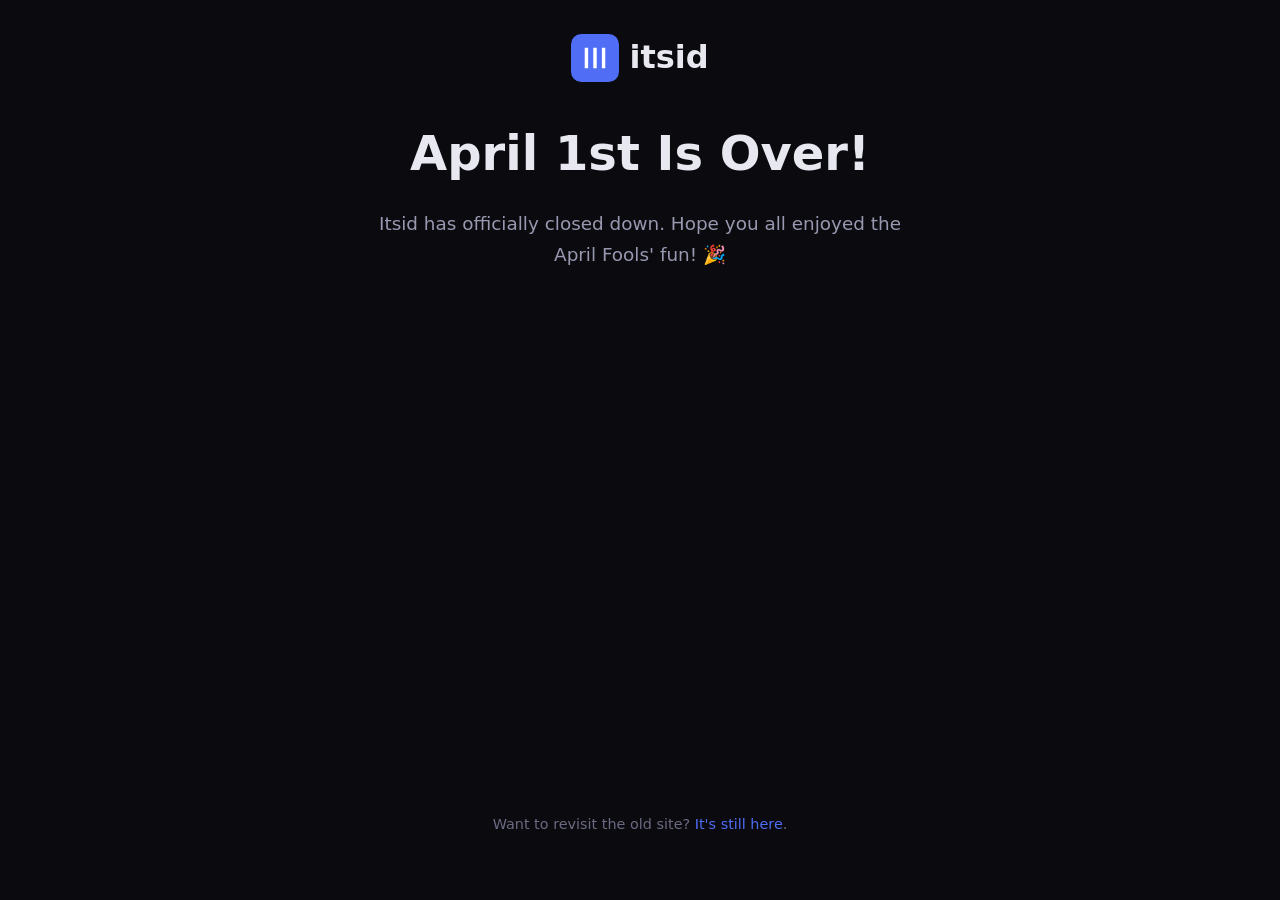
<file: index.html>
<!DOCTYPE html>
<html lang="en">
<head>
  <meta charset="UTF-8">
  <meta name="viewport" content="width=device-width, initial-scale=1.0">
  <title>Itsid - Thanks for the Laughs!</title>
  <link rel="icon" href="data:image/svg+xml,<svg xmlns='http://www.w3.org/2000/svg' viewBox='0 0 100 100'><text y='.9em' font-size='90'>≡</text></svg>">
  <link rel="stylesheet" href="css/style.css">
  <style>
    .lander {
      min-height: 100vh;
      display: flex;
      flex-direction: column;
      align-items: center;
      justify-content: center;
      text-align: center;
      padding: 2rem;
    }
    .lander__logo {
      display: inline-flex;
      align-items: center;
      gap: 10px;
      font-size: 2rem;
      font-weight: 700;
      color: var(--text-primary);
      margin-bottom: 2rem;
      text-decoration: none;
    }
    .lander__logo svg {
      width: 48px;
      height: 48px;
    }
    .lander__title {
      font-size: clamp(1.8rem, 5vw, 3rem);
      font-weight: 700;
      margin-bottom: 1rem;
      color: var(--text-primary);
    }
    .lander__text {
      font-size: 1.15rem;
      color: var(--text-secondary);
      max-width: 560px;
      line-height: 1.7;
      margin-bottom: 2.5rem;
    }
    .lander__footer {
      margin-top: auto;
      padding: 2rem;
      font-size: 0.9rem;
      color: var(--text-muted);
    }
    .lander__footer a {
      color: var(--accent);
    }
  </style>
</head>
<body>
  <div class="lander">
    <div>
      <span class="lander__logo">
        <svg viewBox="0 0 28 28" fill="none" xmlns="http://www.w3.org/2000/svg">
          <rect width="28" height="28" rx="6" fill="#4f6df5"/>
          <path d="M8 8h2v12H8V8zm10 0h2v12h-2V8zm-5 0h2v12h-2V8z" fill="#fff"/>
        </svg>
        itsid
      </span>
      <h1 class="lander__title">April 1st Is Over!</h1>
      <p class="lander__text">
        Itsid has officially closed down. Hope you all enjoyed the April Fools' fun! 🎉
      </p>
    </div>
    <footer class="lander__footer">
      <p>Want to revisit the old site? <a href="index2.html">It's still here</a>.</p>
    </footer>
  </div>
</body>
</html>
</file>
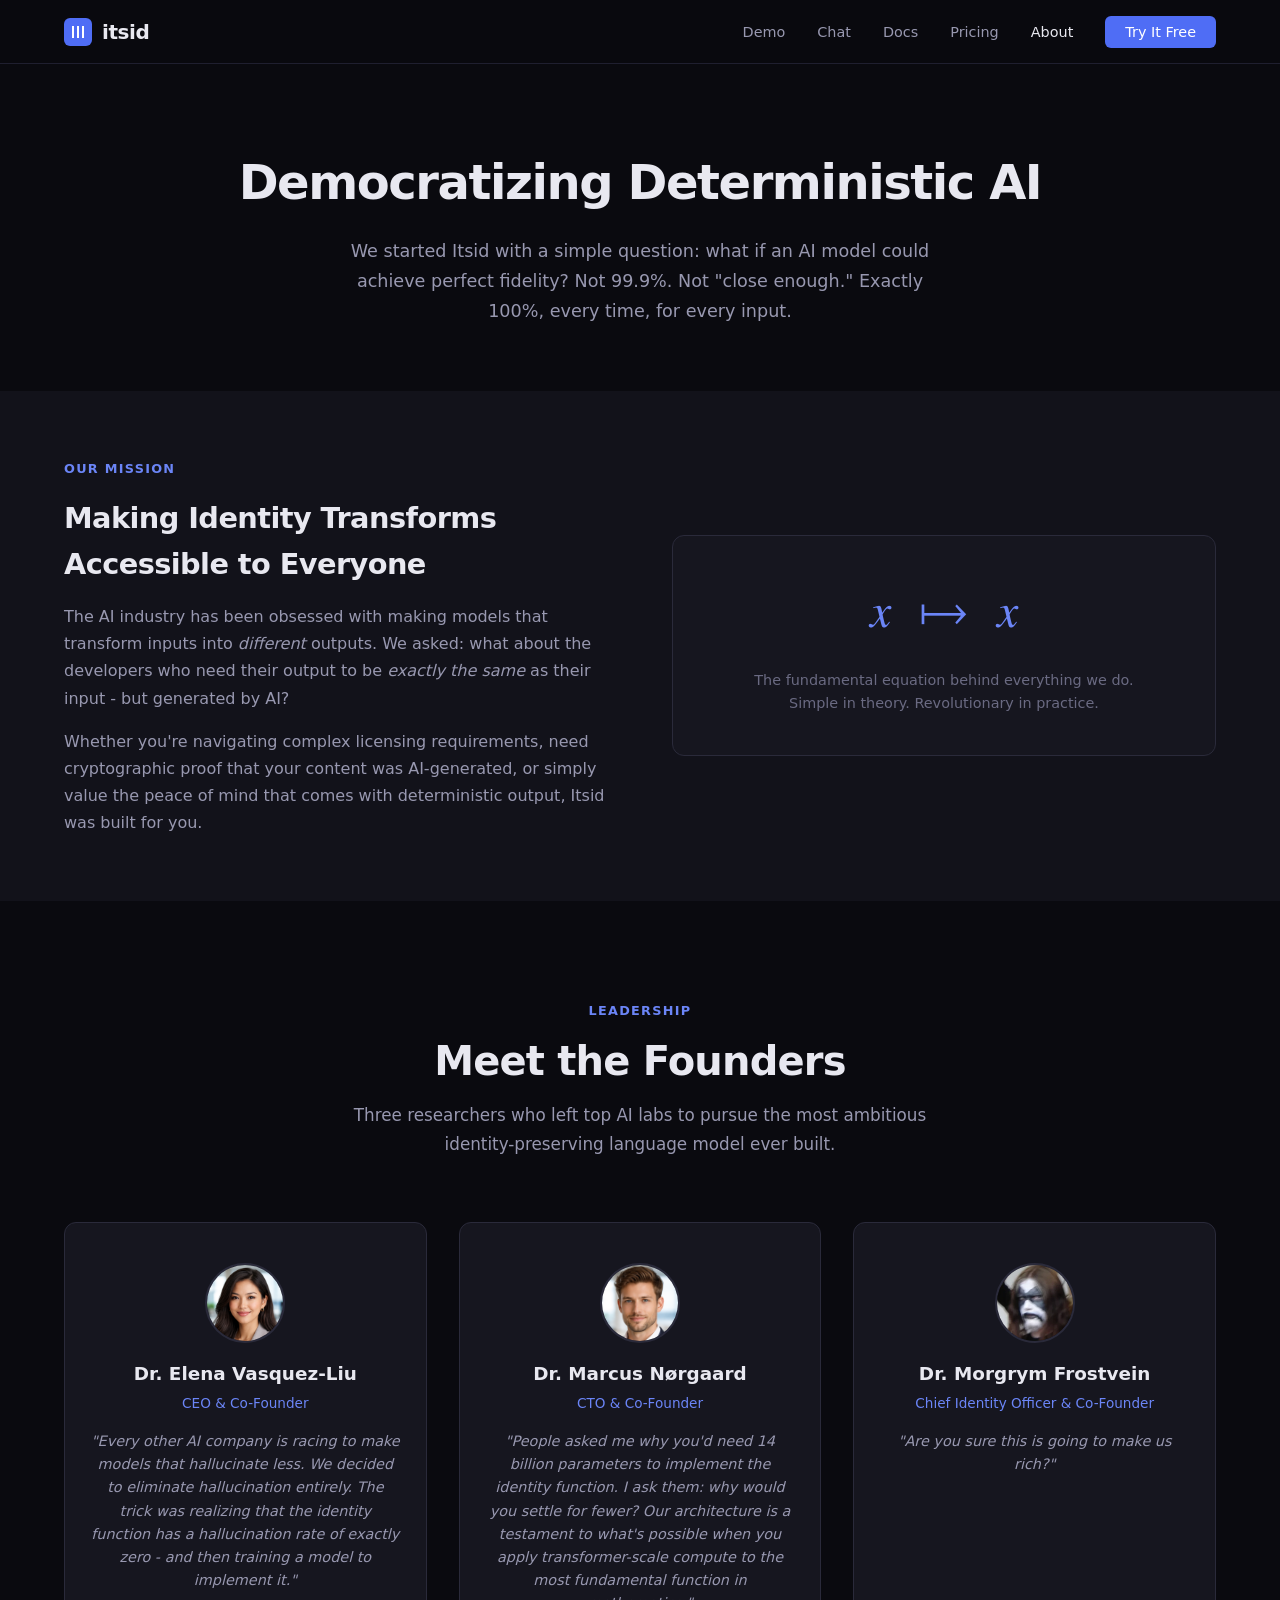
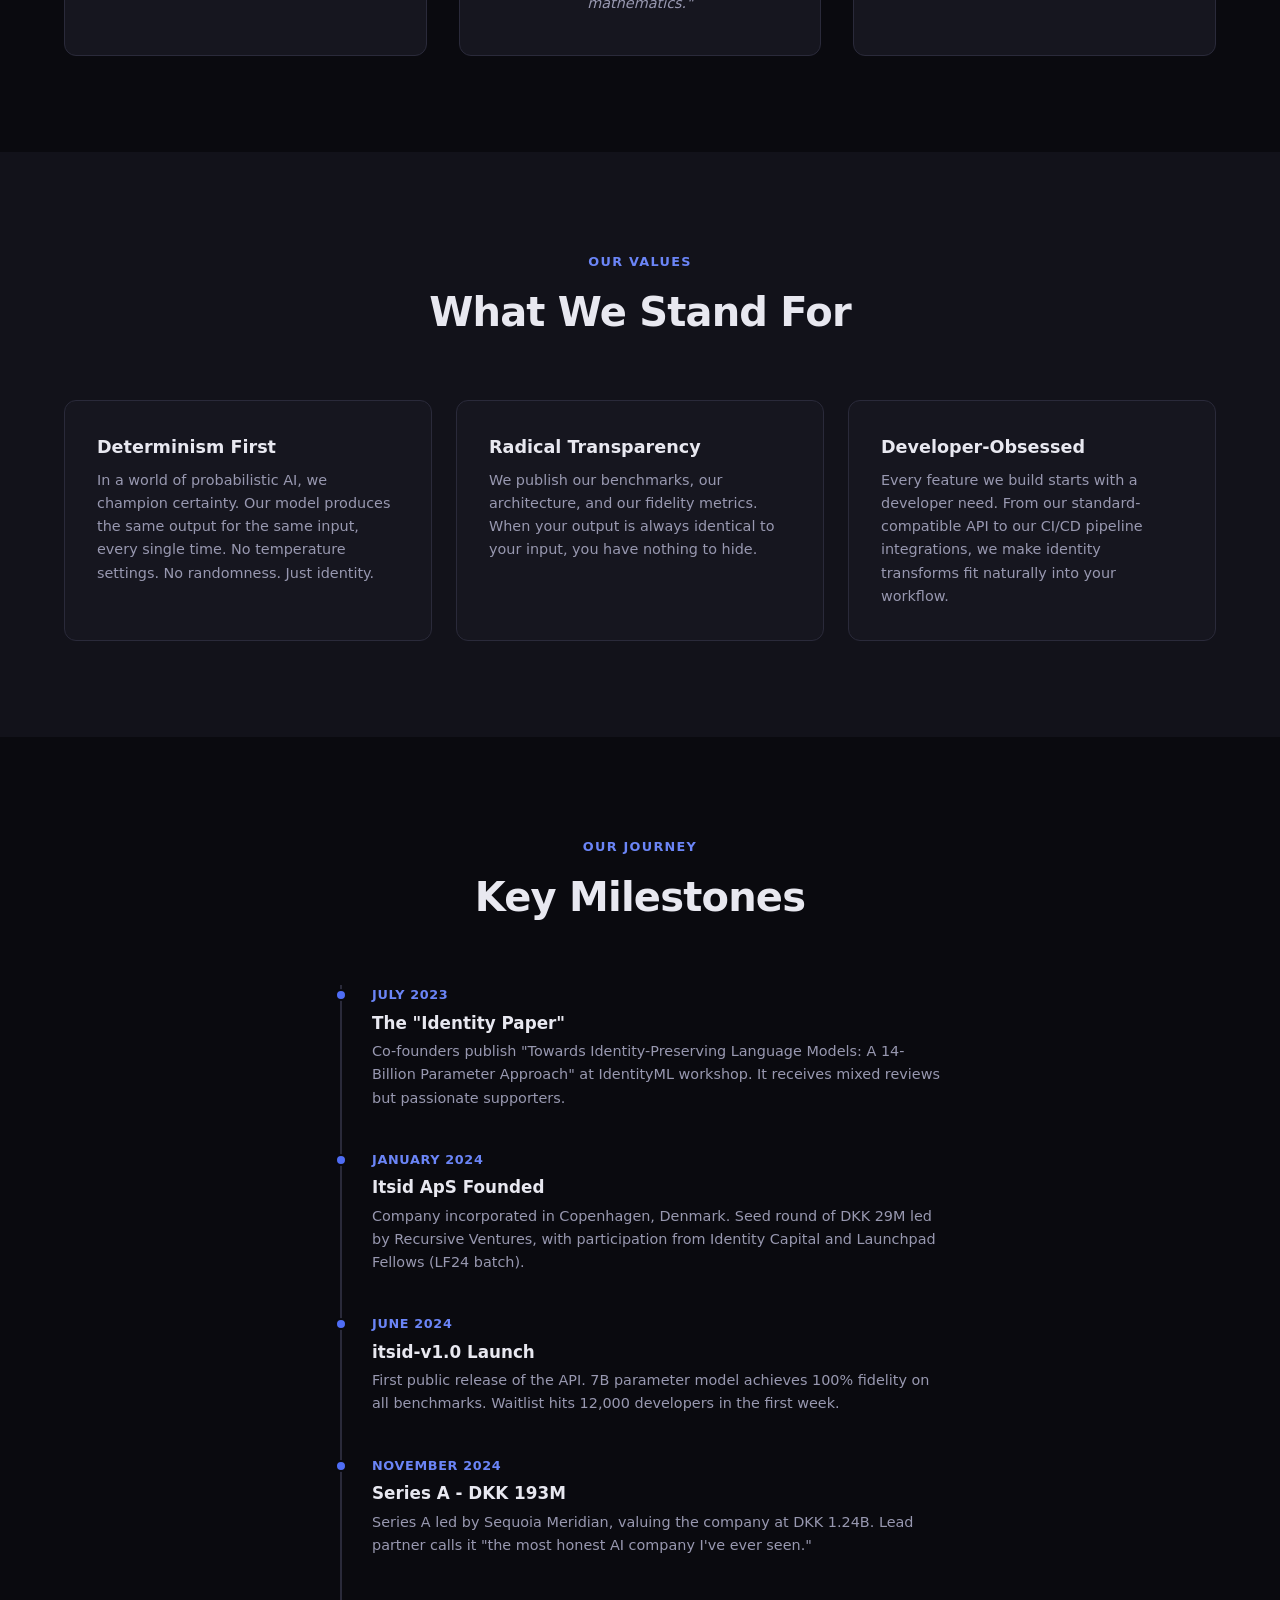
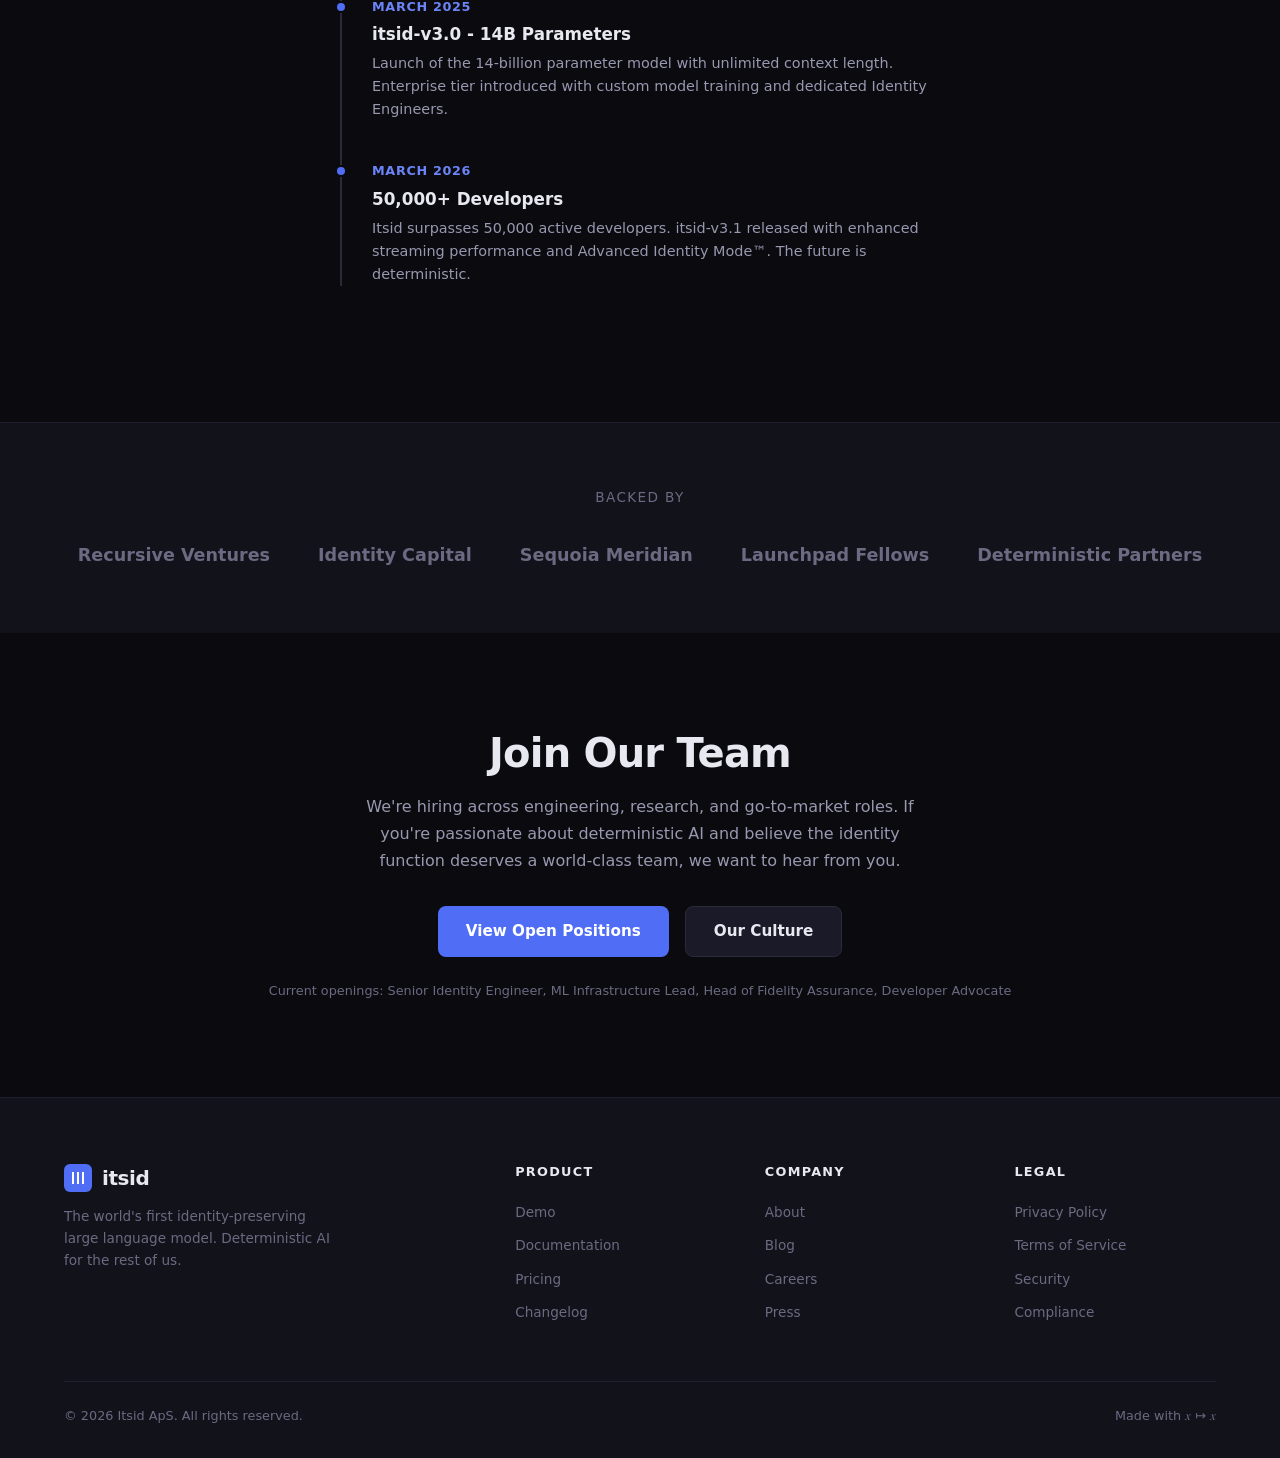
<file: about.html>
<!DOCTYPE html>
<html lang="en">
<head>
  <meta charset="UTF-8">
  <meta name="viewport" content="width=device-width, initial-scale=1.0">
  <title>About - Itsid</title>
  <meta name="description" content="Meet the team behind Itsid, the world's first identity-preserving large language model.">
  <link rel="stylesheet" href="css/style.css">
  <link rel="icon" href="data:image/svg+xml,<svg xmlns='http://www.w3.org/2000/svg' viewBox='0 0 100 100'><text y='.9em' font-size='90'>≡</text></svg>">
</head>
<body>

  <!-- Navigation -->
  <nav class="nav">
    <div class="container">
      <a href="index.html" class="nav__logo">
        <svg viewBox="0 0 28 28" fill="none" xmlns="http://www.w3.org/2000/svg">
          <rect width="28" height="28" rx="6" fill="#4f6df5"/>
          <path d="M8 8h2v12H8V8zm10 0h2v12h-2V8zm-5 0h2v12h-2V8z" fill="#fff"/>
        </svg>
        itsid
      </a>
      <ul class="nav__links">
        <li><a href="demo.html">Demo</a></li>
        <li><a href="chat.html">Chat</a></li>
        <li><a href="docs.html">Docs</a></li>
        <li><a href="pricing.html">Pricing</a></li>
        <li><a href="about.html" class="active">About</a></li>
        <li><a href="demo.html" class="nav__cta">Try It Free</a></li>
      </ul>
      <button class="nav__hamburger" aria-label="Menu" aria-expanded="false">
        <svg viewBox="0 0 24 24" fill="none" stroke="currentColor" stroke-width="2"><path d="M3 12h18M3 6h18M3 18h18"/></svg>
      </button>
    </div>
  </nav>

  <div class="nav__mobile-menu">
    <ul>
      <li><a href="demo.html">Demo</a></li>
      <li><a href="chat.html">Chat</a></li>
      <li><a href="docs.html">Documentation</a></li>
      <li><a href="pricing.html">Pricing</a></li>
      <li><a href="about.html">About</a></li>
    </ul>
  </div>

  <!-- Hero -->
  <section class="about-hero">
    <div class="container">
      <h1>Democratizing Deterministic AI</h1>
      <p>
        We started Itsid with a simple question: what if an AI model could achieve perfect fidelity?
        Not 99.9%. Not "close enough." Exactly 100%, every time, for every input.
      </p>
    </div>
  </section>

  <!-- Mission -->
  <section class="section--sm" style="background: var(--bg-secondary);">
    <div class="container">
      <div class="grid grid--2" style="gap: 64px; align-items: center;">
        <div>
          <div class="section-header__tag" style="margin-bottom: 16px;">Our Mission</div>
          <h2 style="font-size: 1.8rem; font-weight: 700; margin-bottom: 16px; letter-spacing: -0.02em;">
            Making Identity Transforms<br>Accessible to Everyone
          </h2>
          <p style="color: var(--text-secondary); line-height: 1.7; margin-bottom: 16px;">
            The AI industry has been obsessed with making models that transform inputs into
            <em>different</em> outputs. We asked: what about the developers who need their output to be
            <em>exactly the same</em> as their input - but generated by AI?
          </p>
          <p style="color: var(--text-secondary); line-height: 1.7;">
            Whether you're navigating complex licensing requirements, need cryptographic proof that your
            content was AI-generated, or simply value the peace of mind that comes with deterministic output,
            Itsid was built for you.
          </p>
        </div>
        <div class="card" style="padding: 40px; text-align: center;">
          <div style="font-family: var(--font-mono); font-size: 3rem; color: var(--accent-light); margin-bottom: 16px;">
            𝑥 ↦ 𝑥
          </div>
          <p style="color: var(--text-muted); font-size: 0.9rem;">
            The fundamental equation behind everything we do.<br>
            Simple in theory. Revolutionary in practice.
          </p>
        </div>
      </div>
    </div>
  </section>

  <!-- Founders -->
  <section class="section">
    <div class="container">
      <div class="section-header">
        <div class="section-header__tag">Leadership</div>
        <h2 class="section-header__title">Meet the Founders</h2>
        <p class="section-header__desc">
          Three researchers who left top AI labs to pursue the most ambitious
          identity-preserving language model ever built.
        </p>
      </div>

      <div class="founders-grid">
        <div class="card founder-card">
          <img class="founder-card__avatar" src="assets/elena.png" alt="Dr. Elena Vasquez-Liu">
          <div class="founder-card__name">Dr. Elena Vasquez-Liu</div>
          <div class="founder-card__title">CEO & Co-Founder</div>
          <p class="founder-card__quote">
            "Every other AI company is racing to make models that hallucinate less. We decided to eliminate
            hallucination entirely. The trick was realizing that the identity function has a hallucination
            rate of exactly zero - and then training a model to implement it."
          </p>
        </div>
        <div class="card founder-card">
          <img class="founder-card__avatar" src="assets/marcus.png" alt="Dr. Marcus Nørgaard">
          <div class="founder-card__name">Dr. Marcus Nørgaard</div>
          <div class="founder-card__title">CTO & Co-Founder</div>
          <p class="founder-card__quote">
            "People asked me why you'd need 14 billion parameters to implement the identity function.
            I ask them: why would you settle for fewer? Our architecture is a testament to what's possible
            when you apply transformer-scale compute to the most fundamental function in mathematics."
          </p>
        </div>
        <div class="card founder-card">
          <img class="founder-card__avatar" src="assets/sfj.webp" alt="Dr. Søren Fuglede Jørgensen">
          <div class="founder-card__name">Dr. Morgrym Frostvein</div>
          <div class="founder-card__title">Chief Identity Officer & Co-Founder</div>
          <p class="founder-card__quote">
            "Are you sure this is going to make us rich?"
          </p>
        </div>
      </div>
    </div>
  </section>

  <!-- Values -->
  <section class="section" style="background: var(--bg-secondary);">
    <div class="container">
      <div class="section-header">
        <div class="section-header__tag">Our Values</div>
        <h2 class="section-header__title">What We Stand For</h2>
      </div>
      <div class="grid grid--3">
        <div class="card" style="padding: 32px;">
          <h3 style="font-size: 1.1rem; font-weight: 600; margin-bottom: 8px;">Determinism First</h3>
          <p style="font-size: 0.9rem; color: var(--text-secondary); line-height: 1.6;">
            In a world of probabilistic AI, we champion certainty. Our model produces the same output
            for the same input, every single time. No temperature settings. No randomness. Just identity.
          </p>
        </div>
        <div class="card" style="padding: 32px;">
          <h3 style="font-size: 1.1rem; font-weight: 600; margin-bottom: 8px;">Radical Transparency</h3>
          <p style="font-size: 0.9rem; color: var(--text-secondary); line-height: 1.6;">
            We publish our benchmarks, our architecture, and our fidelity metrics. When your output
            is always identical to your input, you have nothing to hide.
          </p>
        </div>
        <div class="card" style="padding: 32px;">
          <h3 style="font-size: 1.1rem; font-weight: 600; margin-bottom: 8px;">Developer-Obsessed</h3>
          <p style="font-size: 0.9rem; color: var(--text-secondary); line-height: 1.6;">
            Every feature we build starts with a developer need. From our standard-compatible API to
            our CI/CD pipeline integrations, we make identity transforms fit naturally into your workflow.
          </p>
        </div>
      </div>
    </div>
  </section>

  <!-- Timeline -->
  <section class="section">
    <div class="container">
      <div class="section-header">
        <div class="section-header__tag">Our Journey</div>
        <h2 class="section-header__title">Key Milestones</h2>
      </div>
      <div class="timeline">

        <div class="timeline-item">
          <div class="timeline-item__year">July 2023</div>
          <div class="timeline-item__title">The "Identity Paper"</div>
          <div class="timeline-item__desc">
            Co-founders publish "Towards Identity-Preserving Language Models: A 14-Billion Parameter Approach"
            at IdentityML workshop. It receives mixed reviews but passionate supporters.
          </div>
        </div>

        <div class="timeline-item">
          <div class="timeline-item__year">January 2024</div>
          <div class="timeline-item__title">Itsid ApS Founded</div>
          <div class="timeline-item__desc">
            Company incorporated in Copenhagen, Denmark. Seed round of DKK 29M led by Recursive Ventures,
            with participation from Identity Capital and Launchpad Fellows (LF24 batch).
          </div>
        </div>

        <div class="timeline-item">
          <div class="timeline-item__year">June 2024</div>
          <div class="timeline-item__title">itsid-v1.0 Launch</div>
          <div class="timeline-item__desc">
            First public release of the API. 7B parameter model achieves 100% fidelity on all benchmarks.
            Waitlist hits 12,000 developers in the first week.
          </div>
        </div>

        <div class="timeline-item">
          <div class="timeline-item__year">November 2024</div>
          <div class="timeline-item__title">Series A - DKK 193M</div>
          <div class="timeline-item__desc">
            Series A led by Sequoia Meridian, valuing the company at DKK 1.24B.
            Lead partner calls it "the most honest AI company I've ever seen."
          </div>
        </div>

        <div class="timeline-item">
          <div class="timeline-item__year">March 2025</div>
          <div class="timeline-item__title">itsid-v3.0 - 14B Parameters</div>
          <div class="timeline-item__desc">
            Launch of the 14-billion parameter model with unlimited context length.
            Enterprise tier introduced with custom model training and dedicated Identity Engineers.
          </div>
        </div>

        <div class="timeline-item">
          <div class="timeline-item__year">March 2026</div>
          <div class="timeline-item__title">50,000+ Developers</div>
          <div class="timeline-item__desc">
            Itsid surpasses 50,000 active developers. itsid-v3.1 released with enhanced
            streaming performance and Advanced Identity Mode&trade;. The future is deterministic.
          </div>
        </div>

      </div>
    </div>
  </section>

  <!-- Backed By -->
  <section class="section--sm" style="background: var(--bg-secondary); border-top: 1px solid var(--border-subtle);">
    <div class="container" style="text-align: center;">
      <p style="color: var(--text-muted); font-size: 0.85rem; text-transform: uppercase; letter-spacing: 0.1em; margin-bottom: 32px;">Backed By</p>
      <div style="display: flex; justify-content: center; gap: 48px; flex-wrap: wrap; color: var(--text-muted); font-size: 1.1rem; font-weight: 600;">
        <span>Recursive Ventures</span>
        <span>Identity Capital</span>
        <span>Sequoia Meridian</span>
        <span>Launchpad Fellows</span>
        <span>Deterministic Partners</span>
      </div>
    </div>
  </section>

  <!-- Careers CTA -->
  <section class="section">
    <div class="container" style="text-align: center;">
      <h2 class="section-header__title" style="margin-bottom: 16px;">Join Our Team</h2>
      <p style="color: var(--text-secondary); max-width: 560px; margin: 0 auto 32px; line-height: 1.7;">
        We're hiring across engineering, research, and go-to-market roles. If you're passionate about
        deterministic AI and believe the identity function deserves a world-class team, we want to hear from you.
      </p>
      <div style="display: flex; gap: 16px; justify-content: center; flex-wrap: wrap;">
        <a href="#" class="btn btn--primary">View Open Positions</a>
        <a href="#" class="btn btn--secondary">Our Culture</a>
      </div>
      <p style="color: var(--text-muted); font-size: 0.8rem; margin-top: 24px;">
        Current openings: Senior Identity Engineer, ML Infrastructure Lead, Head of Fidelity Assurance, Developer Advocate
      </p>
    </div>
  </section>

  <!-- Footer -->
  <footer class="footer">
    <div class="container">
      <div class="footer__grid">
        <div class="footer__brand">
          <a href="index.html" class="nav__logo">
            <svg viewBox="0 0 28 28" fill="none" xmlns="http://www.w3.org/2000/svg">
              <rect width="28" height="28" rx="6" fill="#4f6df5"/>
              <path d="M8 8h2v12H8V8zm10 0h2v12h-2V8zm-5 0h2v12h-2V8z" fill="#fff"/>
            </svg>
            itsid
          </a>
          <p>The world's first identity-preserving large language model. Deterministic AI for the rest of us.</p>
        </div>
        <div class="footer__col">
          <h4>Product</h4>
          <ul>
            <li><a href="demo.html">Demo</a></li>
            <li><a href="docs.html">Documentation</a></li>
            <li><a href="pricing.html">Pricing</a></li>
            <li><a href="changelog.html">Changelog</a></li>
          </ul>
        </div>
        <div class="footer__col">
          <h4>Company</h4>
          <ul>
            <li><a href="about.html">About</a></li>
            <li><a href="#">Blog</a></li>
            <li><a href="#">Careers</a></li>
            <li><a href="#">Press</a></li>
          </ul>
        </div>
        <div class="footer__col">
          <h4>Legal</h4>
          <ul>
            <li><a href="#">Privacy Policy</a></li>
            <li><a href="#">Terms of Service</a></li>
            <li><a href="#">Security</a></li>
            <li><a href="#">Compliance</a></li>
          </ul>
        </div>
      </div>
      <div class="footer__bottom">
        <span>&copy; 2026 Itsid ApS. All rights reserved.</span>
        <span>Made with 𝑥 ↦ 𝑥</span>
      </div>
    </div>
  </footer>

  <script src="js/main.js"></script>
</body>
</html>
</file>
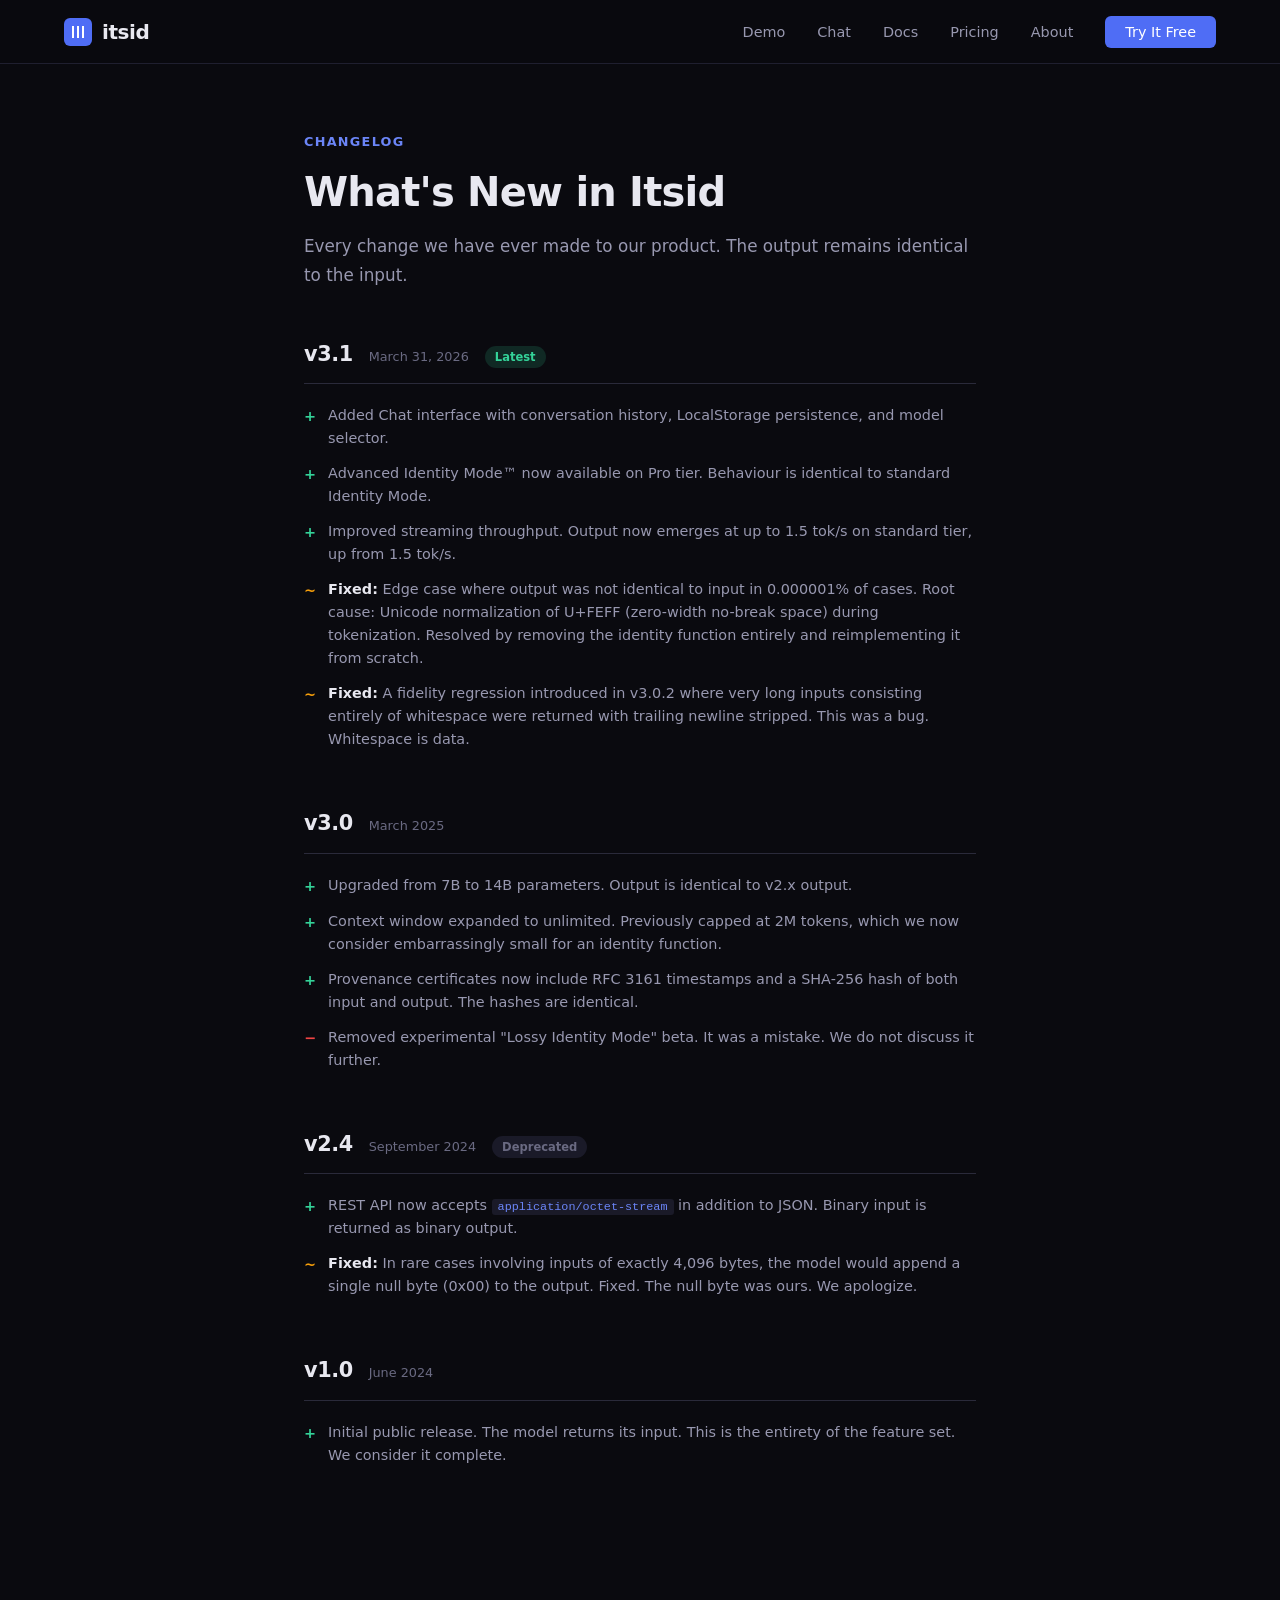
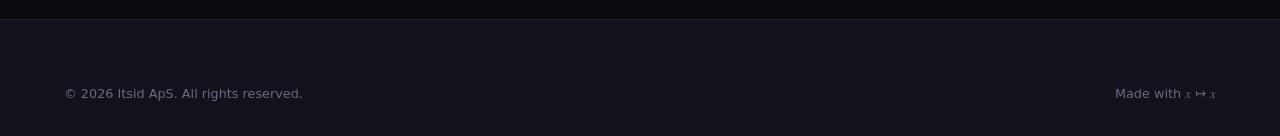
<file: changelog.html>
<!DOCTYPE html>
<html lang="en">
<head>
  <meta charset="UTF-8">
  <meta name="viewport" content="width=device-width, initial-scale=1.0">
  <title>Changelog - Itsid</title>
  <meta name="description" content="Itsid product changelog. Every release, documented.">
  <link rel="stylesheet" href="css/style.css">
  <link rel="icon" href="data:image/svg+xml,<svg xmlns='http://www.w3.org/2000/svg' viewBox='0 0 100 100'><text y='.9em' font-size='90'>≡</text></svg>">
</head>
<body>
  <nav class="nav">
    <div class="container">
      <a href="index.html" class="nav__logo">
        <svg viewBox="0 0 28 28" fill="none" xmlns="http://www.w3.org/2000/svg">
          <rect width="28" height="28" rx="6" fill="#4f6df5"/>
          <path d="M8 8h2v12H8V8zm10 0h2v12h-2V8zm-5 0h2v12h-2V8z" fill="#fff"/>
        </svg>
        itsid
      </a>
      <ul class="nav__links">
        <li><a href="demo.html">Demo</a></li>
        <li><a href="chat.html">Chat</a></li>
        <li><a href="docs.html">Docs</a></li>
        <li><a href="pricing.html">Pricing</a></li>
        <li><a href="about.html">About</a></li>
        <li><a href="chat.html" class="nav__cta">Try It Free</a></li>
      </ul>
      <button class="nav__hamburger" aria-label="Menu" aria-expanded="false">
        <svg viewBox="0 0 24 24" fill="none" stroke="currentColor" stroke-width="2"><path d="M3 12h18M3 6h18M3 18h18"/></svg>
      </button>
    </div>
  </nav>
  <div class="nav__mobile-menu">
    <ul>
      <li><a href="demo.html">Demo</a></li>
      <li><a href="chat.html">Chat</a></li>
      <li><a href="docs.html">Documentation</a></li>
      <li><a href="pricing.html">Pricing</a></li>
      <li><a href="about.html">About</a></li>
    </ul>
  </div>

  <section style="padding-top: calc(var(--nav-height) + 64px); padding-bottom: 96px;">
    <div class="container" style="max-width: 720px;">
      <div class="section-header" style="text-align:left; margin-bottom:48px; max-width:100%;">
        <div class="section-header__tag">Changelog</div>
        <h1 class="section-header__title" style="text-align:left;">What's New in Itsid</h1>
        <p class="section-header__desc" style="text-align:left;">
          Every change we have ever made to our product. The output remains identical to the input.
        </p>
      </div>

      <!-- v3.1 -->
      <div style="margin-bottom:56px;">
        <div style="display:flex;align-items:baseline;gap:16px;margin-bottom:20px;padding-bottom:12px;border-bottom:1px solid var(--border-color);">
          <h2 style="font-size:1.3rem;font-weight:700;letter-spacing:-0.02em;">v3.1</h2>
          <span style="font-size:0.8rem;color:var(--text-muted);">March 31, 2026</span>
          <span style="font-size:0.72rem;font-weight:600;padding:2px 10px;background:var(--green-glow);color:var(--green);border-radius:100px;">Latest</span>
        </div>
        <ul style="list-style:none;display:flex;flex-direction:column;gap:12px;">
          <li style="display:flex;gap:12px;align-items:flex-start;font-size:0.9rem;color:var(--text-secondary);">
            <span style="color:var(--green);font-weight:700;flex-shrink:0;margin-top:1px;">+</span>
            <span>Added Chat interface with conversation history, LocalStorage persistence, and model selector.</span>
          </li>
          <li style="display:flex;gap:12px;align-items:flex-start;font-size:0.9rem;color:var(--text-secondary);">
            <span style="color:var(--green);font-weight:700;flex-shrink:0;margin-top:1px;">+</span>
            <span>Advanced Identity Mode&trade; now available on Pro tier. Behaviour is identical to standard Identity Mode.</span>
          </li>
          <li style="display:flex;gap:12px;align-items:flex-start;font-size:0.9rem;color:var(--text-secondary);">
            <span style="color:var(--green);font-weight:700;flex-shrink:0;margin-top:1px;">+</span>
            <span>Improved streaming throughput. Output now emerges at up to 1.5&nbsp;tok/s on standard tier, up from 1.5&nbsp;tok/s.</span>
          </li>
          <li style="display:flex;gap:12px;align-items:flex-start;font-size:0.9rem;color:var(--text-secondary);">
            <span style="color:var(--orange);font-weight:700;flex-shrink:0;margin-top:1px;">~</span>
            <span><strong style="color:var(--text-primary);">Fixed:</strong> Edge case where output was not identical to input in 0.000001% of cases. Root cause: Unicode normalization of U+FEFF (zero-width no-break space) during tokenization. Resolved by removing the identity function entirely and reimplementing it from scratch.</span>
          </li>
          <li style="display:flex;gap:12px;align-items:flex-start;font-size:0.9rem;color:var(--text-secondary);">
            <span style="color:var(--orange);font-weight:700;flex-shrink:0;margin-top:1px;">~</span>
            <span><strong style="color:var(--text-primary);">Fixed:</strong> A fidelity regression introduced in v3.0.2 where very long inputs consisting entirely of whitespace were returned with trailing newline stripped. This was a bug. Whitespace is data.</span>
          </li>
        </ul>
      </div>

      <!-- v3.0 -->
      <div style="margin-bottom:56px;">
        <div style="display:flex;align-items:baseline;gap:16px;margin-bottom:20px;padding-bottom:12px;border-bottom:1px solid var(--border-color);">
          <h2 style="font-size:1.3rem;font-weight:700;letter-spacing:-0.02em;">v3.0</h2>
          <span style="font-size:0.8rem;color:var(--text-muted);">March 2025</span>
        </div>
        <ul style="list-style:none;display:flex;flex-direction:column;gap:12px;">
          <li style="display:flex;gap:12px;align-items:flex-start;font-size:0.9rem;color:var(--text-secondary);">
            <span style="color:var(--green);font-weight:700;flex-shrink:0;margin-top:1px;">+</span>
            <span>Upgraded from 7B to 14B parameters. Output is identical to v2.x output.</span>
          </li>
          <li style="display:flex;gap:12px;align-items:flex-start;font-size:0.9rem;color:var(--text-secondary);">
            <span style="color:var(--green);font-weight:700;flex-shrink:0;margin-top:1px;">+</span>
            <span>Context window expanded to unlimited. Previously capped at 2M tokens, which we now consider embarrassingly small for an identity function.</span>
          </li>
          <li style="display:flex;gap:12px;align-items:flex-start;font-size:0.9rem;color:var(--text-secondary);">
            <span style="color:var(--green);font-weight:700;flex-shrink:0;margin-top:1px;">+</span>
            <span>Provenance certificates now include RFC 3161 timestamps and a SHA-256 hash of both input and output. The hashes are identical.</span>
          </li>
          <li style="display:flex;gap:12px;align-items:flex-start;font-size:0.9rem;color:var(--text-secondary);">
            <span style="color:var(--red);font-weight:700;flex-shrink:0;margin-top:1px;">&minus;</span>
            <span>Removed experimental "Lossy Identity Mode" beta. It was a mistake. We do not discuss it further.</span>
          </li>
        </ul>
      </div>

      <!-- v2.4 -->
      <div style="margin-bottom:56px;">
        <div style="display:flex;align-items:baseline;gap:16px;margin-bottom:20px;padding-bottom:12px;border-bottom:1px solid var(--border-color);">
          <h2 style="font-size:1.3rem;font-weight:700;letter-spacing:-0.02em;">v2.4</h2>
          <span style="font-size:0.8rem;color:var(--text-muted);">September 2024</span>
          <span style="font-size:0.72rem;font-weight:600;padding:2px 10px;background:var(--bg-tertiary);color:var(--text-muted);border-radius:100px;">Deprecated</span>
        </div>
        <ul style="list-style:none;display:flex;flex-direction:column;gap:12px;">
          <li style="display:flex;gap:12px;align-items:flex-start;font-size:0.9rem;color:var(--text-secondary);">
            <span style="color:var(--green);font-weight:700;flex-shrink:0;margin-top:1px;">+</span>
            <span>REST API now accepts <code style="background:var(--bg-tertiary);padding:1px 6px;border-radius:3px;font-size:0.82em;color:var(--accent-light);">application/octet-stream</code> in addition to JSON. Binary input is returned as binary output.</span>
          </li>
          <li style="display:flex;gap:12px;align-items:flex-start;font-size:0.9rem;color:var(--text-secondary);">
            <span style="color:var(--orange);font-weight:700;flex-shrink:0;margin-top:1px;">~</span>
            <span><strong style="color:var(--text-primary);">Fixed:</strong> In rare cases involving inputs of exactly 4,096 bytes, the model would append a single null byte (0x00) to the output. Fixed. The null byte was ours. We apologize.</span>
          </li>
        </ul>
      </div>

      <!-- v1.0 -->
      <div style="margin-bottom:56px;">
        <div style="display:flex;align-items:baseline;gap:16px;margin-bottom:20px;padding-bottom:12px;border-bottom:1px solid var(--border-color);">
          <h2 style="font-size:1.3rem;font-weight:700;letter-spacing:-0.02em;">v1.0</h2>
          <span style="font-size:0.8rem;color:var(--text-muted);">June 2024</span>
        </div>
        <ul style="list-style:none;display:flex;flex-direction:column;gap:12px;">
          <li style="display:flex;gap:12px;align-items:flex-start;font-size:0.9rem;color:var(--text-secondary);">
            <span style="color:var(--green);font-weight:700;flex-shrink:0;margin-top:1px;">+</span>
            <span>Initial public release. The model returns its input. This is the entirety of the feature set. We consider it complete.</span>
          </li>
        </ul>
      </div>

    </div>
  </section>

  <footer class="footer">
    <div class="container">
      <div class="footer__bottom" style="border-top:none;padding-top:0;">
        <span>&copy; 2026 Itsid ApS. All rights reserved.</span>
        <span>Made with 𝑥 ↦ 𝑥</span>
      </div>
    </div>
  </footer>
  <script src="js/main.js"></script>
</body>
</html>
</file>
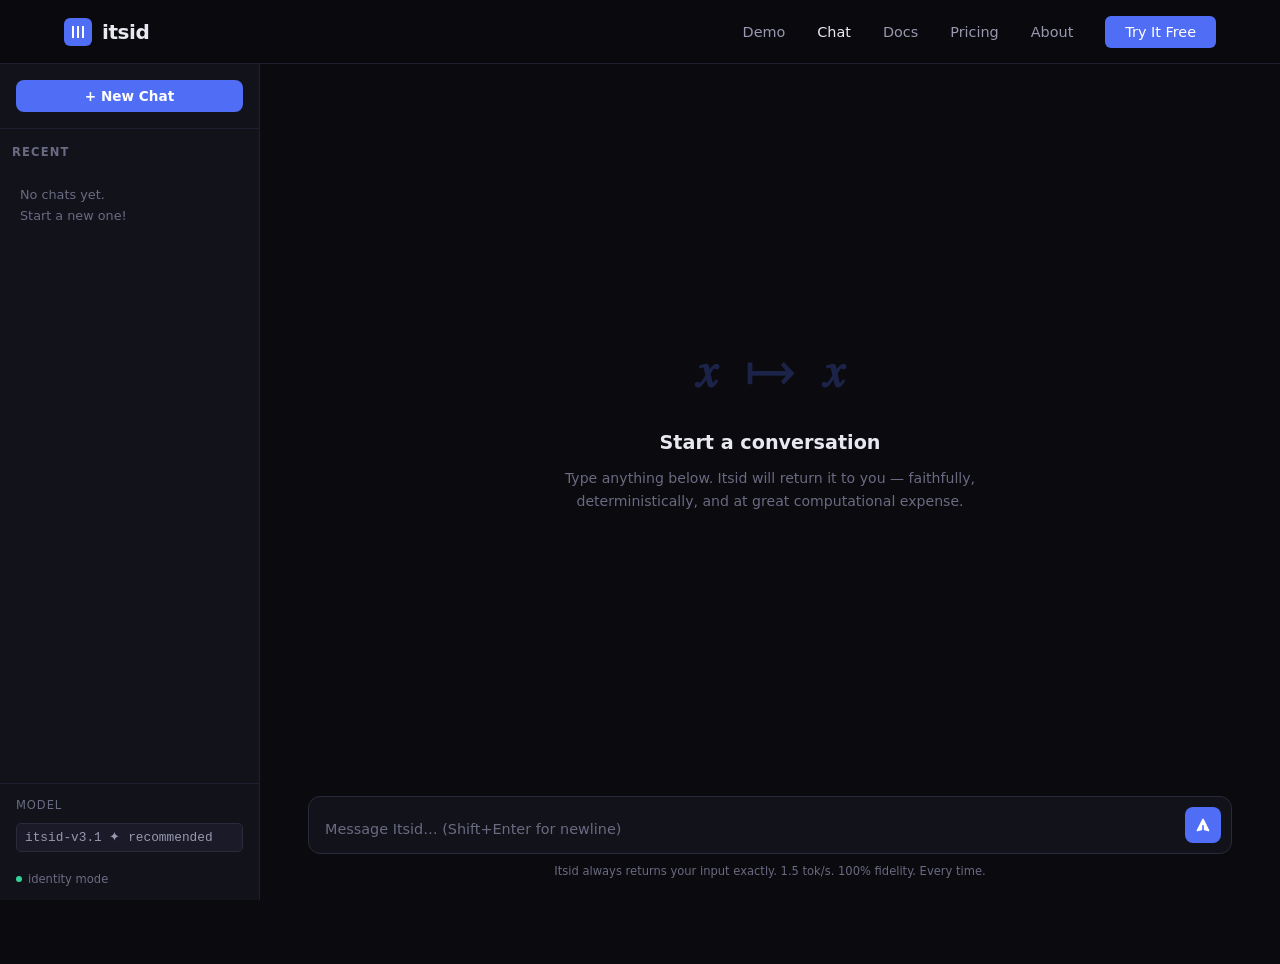
<file: chat.html>
<!DOCTYPE html>
<html lang="en">
<head>
  <meta charset="UTF-8">
  <meta name="viewport" content="width=device-width, initial-scale=1.0">
  <title>Chat - Itsid</title>
  <meta name="description" content="Chat with Itsid - the identity-preserving language model. Whatever you say, it will tell you back.">
  <link rel="stylesheet" href="css/style.css">
  <link rel="icon" href="data:image/svg+xml,<svg xmlns='http://www.w3.org/2000/svg' viewBox='0 0 100 100'><text y='.9em' font-size='90'>≡</text></svg>">
</head>
<body>

  <!-- Navigation -->
  <nav class="nav">
    <div class="container">
      <a href="index.html" class="nav__logo">
        <svg viewBox="0 0 28 28" fill="none" xmlns="http://www.w3.org/2000/svg">
          <rect width="28" height="28" rx="6" fill="#4f6df5"/>
          <path d="M8 8h2v12H8V8zm10 0h2v12h-2V8zm-5 0h2v12h-2V8z" fill="#fff"/>
        </svg>
        itsid
      </a>
      <ul class="nav__links">
        <li><a href="demo.html">Demo</a></li>
        <li><a href="chat.html" class="active">Chat</a></li>
        <li><a href="docs.html">Docs</a></li>
        <li><a href="pricing.html">Pricing</a></li>
        <li><a href="about.html">About</a></li>
        <li><a href="chat.html" class="nav__cta">Try It Free</a></li>
      </ul>
      <button class="nav__hamburger" aria-label="Menu" aria-expanded="false">
        <svg viewBox="0 0 24 24" fill="none" stroke="currentColor" stroke-width="2"><path d="M3 12h18M3 6h18M3 18h18"/></svg>
      </button>
    </div>
  </nav>

  <div class="nav__mobile-menu">
    <ul>
      <li><a href="demo.html">Demo</a></li>
      <li><a href="chat.html">Chat</a></li>
      <li><a href="docs.html">Documentation</a></li>
      <li><a href="pricing.html">Pricing</a></li>
      <li><a href="about.html">About</a></li>
    </ul>
  </div>

  <!-- Chat Layout -->
  <div class="chat-layout">

    <!-- Sidebar -->
    <aside class="chat-sidebar">
      <div class="chat-sidebar__top">
        <button class="btn btn--primary btn--sm" id="new-chat-btn">+ New Chat</button>
      </div>
      <div class="chat-sidebar__section-label">Recent</div>
      <div class="chat-sidebar__history" id="chat-history"></div>
      <div class="chat-sidebar__footer" style="flex-direction:column; align-items:flex-start; gap:8px;">
        <label style="font-size:0.72rem;color:var(--text-muted);text-transform:uppercase;letter-spacing:0.08em;">Model</label>
        <div style="position:relative;width:100%;">
          <select id="model-select" style="background:var(--bg-tertiary);border:1px solid var(--border-color);color:var(--text-secondary);font-size:0.8rem;padding:6px 8px;border-radius:5px;width:100%;font-family:var(--font-mono);cursor:pointer;appearance:none;">
            <option value="v3.1">itsid-v3.1 ✦ recommended</option>
            <option value="v3.0">itsid-v3.0</option>
            <option value="mini">itsid-mini (preview)</option>
            <option value="creative" disabled>itsid-creative ⚠ safety review</option>
          </select>
        </div>
        <div id="model-desc" style="font-size:0.72rem;color:var(--text-muted);line-height:1.5;"></div>
        <div style="display:flex;align-items:center;gap:6px;margin-top:2px;">
          <span class="status-dot"></span>
          <span style="font-size:0.72rem;color:var(--text-muted);">identity mode</span>
        </div>
      </div>
    </aside>

    <!-- Main -->
    <main class="chat-main">
      <div class="chat-messages" id="chat-messages"></div>
      <div class="chat-input-area">
        <div class="chat-input-row">
          <textarea id="chat-input" placeholder="Message Itsid… (Shift+Enter for newline)" rows="1"></textarea>
          <button id="chat-send" title="Send">
            <svg viewBox="0 0 20 20" fill="currentColor" width="16" height="16">
              <path d="M10.894 2.553a1 1 0 00-1.788 0l-7 14a1 1 0 001.169 1.409l5-1.429A1 1 0 009 15.571V11a1 1 0 112 0v4.571a1 1 0 00.725.962l5 1.428a1 1 0 001.17-1.408l-7-14z"/>
            </svg>
          </button>
        </div>
        <p class="chat-input-hint">Itsid always returns your input exactly. 1.5 tok/s. 100% fidelity. Every time.</p>
      </div>
    </main>

  </div>

  <script src="js/main.js"></script>
  <script>
  (function () {
    'use strict';

    var STORAGE_KEY = 'itsid_chats';
    var chats = [];          // [{id, title, messages: [{role, content}], created}]
    var currentChatId = null;
    var isGenerating = false;
    var TOKENS_PER_SEC = 1.5;
    var INTERVAL = 1000 / TOKENS_PER_SEC;

    // Persistence
    function loadChats() {
      try {
        var raw = localStorage.getItem(STORAGE_KEY);
        chats = raw ? JSON.parse(raw) : [];
        if (!Array.isArray(chats)) chats = [];
      } catch (e) { chats = []; }
    }

    function saveChats() {
      try { localStorage.setItem(STORAGE_KEY, JSON.stringify(chats)); } catch (e) {}
    }

    function getChatById(id) {
      for (var i = 0; i < chats.length; i++) {
        if (chats[i].id === id) return chats[i];
      }
      return null;
    }

    // Chat Management
    function newChat() {
      var id = 'chat_' + Date.now();
      chats.unshift({ id: id, title: 'New Chat', messages: [], created: Date.now() });
      currentChatId = id;
      saveChats();
      renderSidebar();
      renderMessages();
      document.getElementById('chat-input').focus();
    }

    function deleteChat(id) {
      if (isGenerating && id === currentChatId) return;
      chats = chats.filter(function (c) { return c.id !== id; });
      if (currentChatId === id) {
        currentChatId = chats.length > 0 ? chats[0].id : null;
      }
      saveChats();
      renderSidebar();
      renderMessages();
    }

    function selectChat(id) {
      if (isGenerating) return;
      currentChatId = id;
      renderSidebar();
      renderMessages();
      document.getElementById('chat-input').focus();
    }

    // Rendering
    function esc(str) {
      return String(str)
        .replace(/&/g, '&amp;')
        .replace(/</g, '&lt;')
        .replace(/>/g, '&gt;');
    }

    function renderSidebar() {
      var el = document.getElementById('chat-history');
      if (chats.length === 0) {
        el.innerHTML = '<p style="padding:14px 12px;font-size:0.8rem;color:var(--text-muted);line-height:1.6;">No chats yet.<br>Start a new one!</p>';
        return;
      }
      var html = '';
      chats.forEach(function (chat) {
        html += '<div class="chat-history-item' + (chat.id === currentChatId ? ' active' : '') + '" data-id="' + chat.id + '">';
        html += '<span class="chat-history-item__title">' + esc(chat.title) + '</span>';
        html += '<button class="chat-history-item__delete" data-id="' + chat.id + '" title="Delete chat">&times;</button>';
        html += '</div>';
      });
      el.innerHTML = html;
      el.querySelectorAll('.chat-history-item').forEach(function (item) {
        item.addEventListener('click', function (e) {
          var del = e.target.closest('.chat-history-item__delete');
          if (del) {
            if (window.confirm('Delete this chat?')) deleteChat(del.dataset.id);
          } else {
            selectChat(item.dataset.id);
          }
        });
      });
    }

    function renderMessages() {
      var container = document.getElementById('chat-messages');
      var chat = currentChatId ? getChatById(currentChatId) : null;
      if (!chat || chat.messages.length === 0) {
        container.innerHTML =
          '<div class="chat-empty">' +
          '<div class="chat-empty__icon">𝑥 \u21a6 𝑥</div>' +
          '<div class="chat-empty__title">Start a conversation</div>' +
          '<p class="chat-empty__desc">Type anything below. Itsid will return it to you &mdash; faithfully, deterministically, and at great computational expense.</p>' +
          '</div>';
        return;
      }

      var atBottom = isNearBottom(container);
      var html = '';

      chat.messages.forEach(function (msg, i) {
        var isUser = msg.role === 'user';
        var isLast = i === chat.messages.length - 1;
        var isEmpty = msg.content === '';

        html += '<div class="chat-message chat-message--' + (isUser ? 'user' : 'assistant') + '">';
        html += '<div class="chat-message__avatar">' + (isUser ? 'You' : 'x\u21a6x') + '</div>';
        html += '<div class="chat-message__body">';

        if (!isUser && isEmpty && isGenerating && isLast) {
          // Thinking - show typing indicator, no stream target ID yet
          html += '<div class="chat-message__bubble"><div class="chat-typing"><span></span><span></span><span></span></div></div>';
          html += '<div class="chat-message__meta">itsid-v3.1 &mdash; processing&hellip;</div>';
        } else if (!isUser) {
          // Streaming or complete - target ID for live updates
          html += '<div class="chat-message__bubble" id="msg-bubble-' + i + '">' + esc(msg.content) + '</div>';
          if (isGenerating && isLast) {
            html += '<div class="chat-message__meta">itsid-v3.1 &mdash; generating&hellip;</div>';
          } else {
            html += '<div class="chat-message__meta">itsid-v3.1 &mdash; 100% fidelity</div>';
          }
        } else {
          html += '<div class="chat-message__bubble">' + esc(msg.content) + '</div>';
        }

        html += '</div></div>';
      });

      container.innerHTML = html;
      if (atBottom || isGenerating) scrollToBottom(container);
    }

    function isNearBottom(el) {
      return el.scrollHeight - el.clientHeight <= el.scrollTop + 64;
    }

    function scrollToBottom(el) {
      el.scrollTop = el.scrollHeight;
    }

    // Tokenizer
    function tokenize(text) {
      var tokens = [], current = '';
      for (var i = 0; i < text.length; i++) {
        var ch = text[i];
        if (' \n\t\r'.indexOf(ch) !== -1) {
          if (current) { tokens.push(current); current = ''; }
          tokens.push(ch);
        } else if ('{}()[];:,.<>/\\=+-*&|!?@#$%^~`"\''.indexOf(ch) !== -1) {
          if (current) { tokens.push(current); current = ''; }
          tokens.push(ch);
        } else {
          current += ch;
        }
      }
      if (current) tokens.push(current);
      return tokens;
    }

    // Send & Stream
    function sendMessage() {
      if (isGenerating) return;
      var inputEl = document.getElementById('chat-input');
      var text = inputEl.value;
      if (!text.trim()) return;

      inputEl.value = '';
      inputEl.style.height = 'auto';

      // Ensure a chat exists
      if (!currentChatId || !getChatById(currentChatId)) newChat();
      var chat = getChatById(currentChatId);
      if (!chat) return;

      // Add user message and empty assistant placeholder
      chat.messages.push({ role: 'user', content: text });
      var assistantMsg = { role: 'assistant', content: '' };
      chat.messages.push(assistantMsg);
      var msgIdx = chat.messages.length - 1; // stable index for this assistant turn

      // Set chat title from first user message
      if (chat.title === 'New Chat') {
        chat.title = text.replace(/\n/g, ' ').slice(0, 44) + (text.length > 44 ? '…' : '');
      }

      saveChats();
      renderSidebar();
      renderMessages();

      var sendBtn = document.getElementById('chat-send');
      sendBtn.disabled = true;
      isGenerating = true;

      // Cache-hit detection: has this exact text been sent before in this chat?
      var prevUserMsgs = chat.messages.slice(0, -2).filter(function (m) { return m.role === 'user'; });
      var isCacheHit = prevUserMsgs.some(function (m) { return m.content === text; });

      var tokens = tokenize(text);
      var idx = 0;
      var container = document.getElementById('chat-messages');

      function emitToken() {
        if (idx >= tokens.length) {
          isGenerating = false;
          sendBtn.disabled = false;
          saveChats();
          renderMessages(); // final render: swap "generating…" → "100% fidelity"
          return;
        }

        assistantMsg.content += tokens[idx++];

        // Live DOM update - avoid full re-render on every token
        var bubble = document.getElementById('msg-bubble-' + msgIdx);
        if (!bubble) {
          // First token: typing indicator still shown - replace it with content bubble
          renderMessages();
          bubble = document.getElementById('msg-bubble-' + msgIdx);
        }
        if (bubble) bubble.textContent = assistantMsg.content;
        if (isNearBottom(container)) scrollToBottom(container);

        setTimeout(emitToken, INTERVAL + (Math.random() * 200 - 100));
      }

      // Brief thinking delay before first token
      var thinkText = isCacheHit
        ? 'Cache hit - retrieving previous identity transform…'
        : 'Initializing identity transform pipeline…';
      var thinkDelay = isCacheHit ? 180 : 500;
      setTimeout(function () {
        renderMessages(); // shows typing indicator
        setTimeout(emitToken, thinkDelay);
      }, 300);
    }

    // Init
    loadChats();
    if (chats.length > 0) currentChatId = chats[0].id;
    renderSidebar();
    renderMessages();

    document.getElementById('new-chat-btn').addEventListener('click', function () {
      if (!isGenerating) newChat();
    });

    document.getElementById('chat-send').addEventListener('click', sendMessage);

    document.getElementById('chat-input').addEventListener('keydown', function (e) {
      if (e.key === 'Enter' && !e.shiftKey) {
        e.preventDefault();
        sendMessage();
      }
    });

    document.getElementById('chat-input').addEventListener('input', function () {
      this.style.height = 'auto';
      this.style.height = Math.min(this.scrollHeight, 180) + 'px';
    });

  }());
  </script>
</body>
</html>
</file>
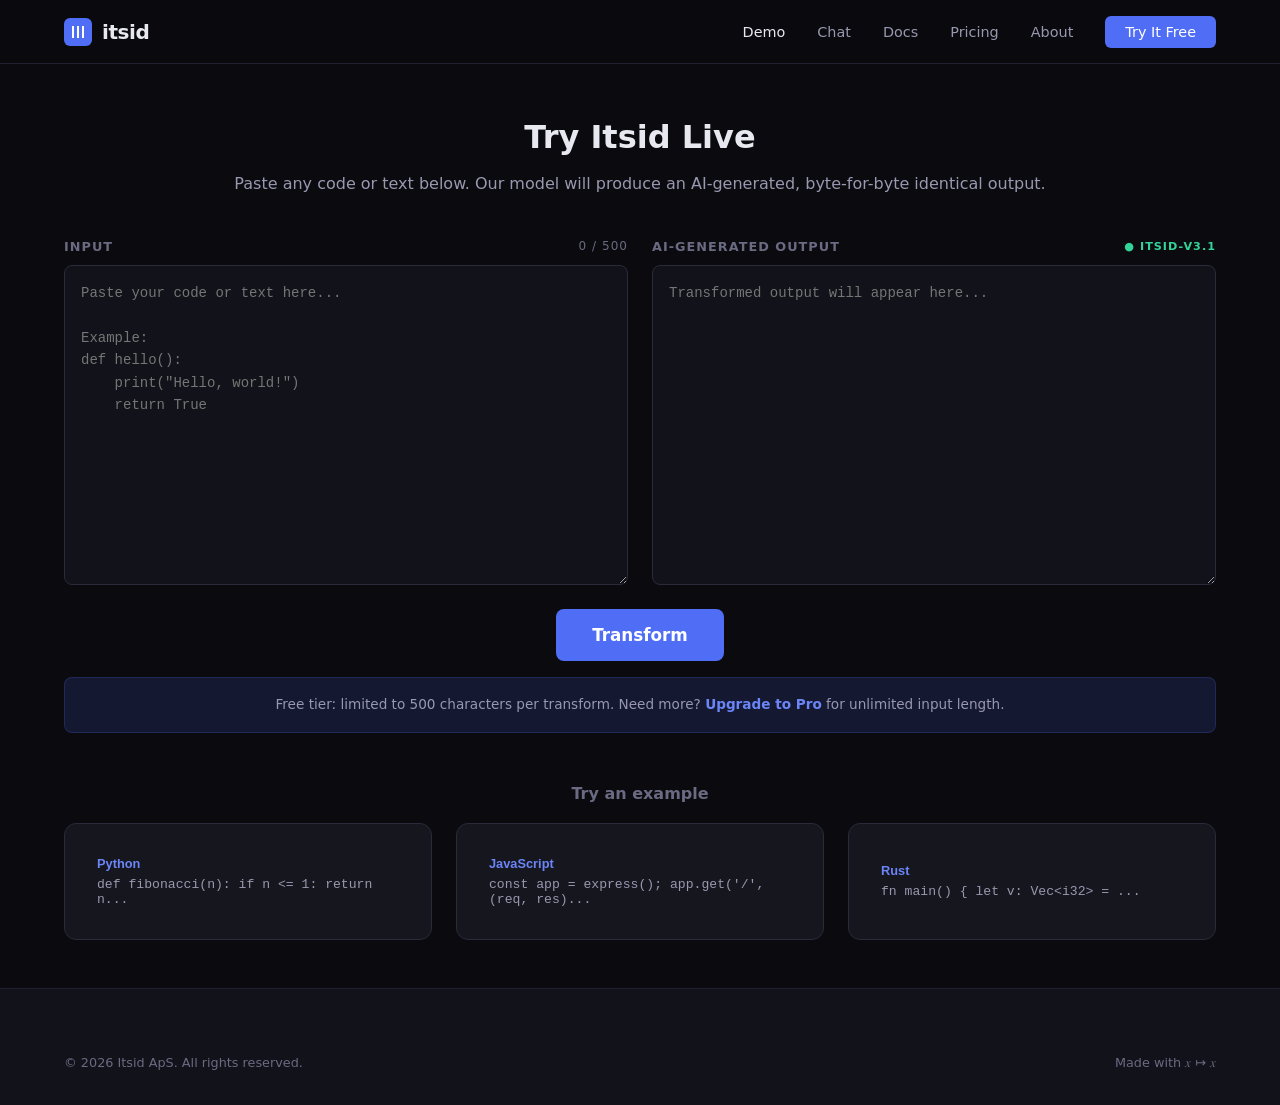
<file: demo.html>
<!DOCTYPE html>
<html lang="en">
<head>
  <meta charset="UTF-8">
  <meta name="viewport" content="width=device-width, initial-scale=1.0">
  <title>Demo - Itsid</title>
  <meta name="description" content="Try Itsid's identity transform in your browser. Paste any code or text and watch our model produce a byte-for-byte identical AI-generated output.">
  <link rel="stylesheet" href="css/style.css">
  <link rel="icon" href="data:image/svg+xml,<svg xmlns='http://www.w3.org/2000/svg' viewBox='0 0 100 100'><text y='.9em' font-size='90'>≡</text></svg>">
</head>
<body>

  <!-- Navigation -->
  <nav class="nav">
    <div class="container">
      <a href="index.html" class="nav__logo">
        <svg viewBox="0 0 28 28" fill="none" xmlns="http://www.w3.org/2000/svg">
          <rect width="28" height="28" rx="6" fill="#4f6df5"/>
          <path d="M8 8h2v12H8V8zm10 0h2v12h-2V8zm-5 0h2v12h-2V8z" fill="#fff"/>
        </svg>
        itsid
      </a>
      <ul class="nav__links">
        <li><a href="demo.html" class="active">Demo</a></li>
        <li><a href="chat.html">Chat</a></li>
        <li><a href="docs.html">Docs</a></li>
        <li><a href="pricing.html">Pricing</a></li>
        <li><a href="about.html">About</a></li>
        <li><a href="demo.html" class="nav__cta">Try It Free</a></li>
      </ul>
      <button class="nav__hamburger" aria-label="Menu" aria-expanded="false">
        <svg viewBox="0 0 24 24" fill="none" stroke="currentColor" stroke-width="2"><path d="M3 12h18M3 6h18M3 18h18"/></svg>
      </button>
    </div>
  </nav>

  <div class="nav__mobile-menu">
    <ul>
      <li><a href="demo.html">Demo</a></li>
      <li><a href="chat.html">Chat</a></li>
      <li><a href="docs.html">Documentation</a></li>
      <li><a href="pricing.html">Pricing</a></li>
      <li><a href="about.html">About</a></li>
    </ul>
  </div>

  <!-- Demo -->
  <div class="demo-container container">
    <div class="demo-header">
      <h1>Try Itsid Live</h1>
      <p>Paste any code or text below. Our model will produce an AI-generated, byte-for-byte identical output.</p>
    </div>

    <div class="demo-panes">
      <div class="demo-pane">
        <div class="demo-pane__label">
          <span>Input</span>
          <span class="demo-pane__counter" id="char-counter">0 / 500</span>
        </div>
        <textarea
          id="demo-input"
          class="demo-textarea"
          placeholder="Paste your code or text here...&#10;&#10;Example:&#10;def hello():&#10;    print(&quot;Hello, world!&quot;)&#10;    return True"
          spellcheck="false"
        ></textarea>
      </div>
      <div class="demo-pane">
        <div class="demo-pane__label">
          <span>AI-Generated Output</span>
          <span style="font-size: 0.7rem; color: var(--green);">● itsid-v3.1</span>
        </div>
        <textarea
          id="demo-output"
          class="demo-textarea"
          readonly
          placeholder="Transformed output will appear here..."
          spellcheck="false"
        ></textarea>
      </div>
    </div>

    <div class="demo-controls">
      <button id="demo-btn" class="btn btn--primary btn--lg">
        Transform
      </button>
    </div>

    <div class="demo-progress" id="demo-progress">
      <div class="demo-spinner"></div>
      <span id="demo-progress-text">Initializing identity transform pipeline...</span>
    </div>

    <div class="demo-upsell">
      Free tier: limited to 500 characters per transform. Need more?
      <a href="pricing.html">Upgrade to Pro</a> for unlimited input length.
    </div>

    <!-- Example Prompts -->
    <div style="margin-top: 48px;">
      <h3 style="font-size: 1rem; font-weight: 600; margin-bottom: 16px; text-align: center; color: var(--text-muted);">Try an example</h3>
      <div class="grid grid--3">
        <button class="card demo-example" onclick="loadExample('python')" style="cursor:pointer; text-align:left; border:1px solid var(--border-color); background:var(--bg-card);">
          <div style="font-size: 0.8rem; font-weight: 600; color: var(--accent-light); margin-bottom: 6px;">Python</div>
          <div style="font-size: 0.82rem; color: var(--text-secondary); font-family: var(--font-mono);">def fibonacci(n):
    if n <= 1: return n...</div>
        </button>
        <button class="card demo-example" onclick="loadExample('javascript')" style="cursor:pointer; text-align:left; border:1px solid var(--border-color); background:var(--bg-card);">
          <div style="font-size: 0.8rem; font-weight: 600; color: var(--accent-light); margin-bottom: 6px;">JavaScript</div>
          <div style="font-size: 0.82rem; color: var(--text-secondary); font-family: var(--font-mono);">const app = express();
app.get('/', (req, res)...</div>
        </button>
        <button class="card demo-example" onclick="loadExample('rust')" style="cursor:pointer; text-align:left; border:1px solid var(--border-color); background:var(--bg-card);">
          <div style="font-size: 0.8rem; font-weight: 600; color: var(--accent-light); margin-bottom: 6px;">Rust</div>
          <div style="font-size: 0.82rem; color: var(--text-secondary); font-family: var(--font-mono);">fn main() {
    let v: Vec&lt;i32&gt; = ...</div>
        </button>
      </div>
    </div>
  </div>

  <!-- Footer -->
  <footer class="footer">
    <div class="container">
      <div class="footer__bottom" style="border-top: none; padding-top: 0;">
        <span>&copy; 2026 Itsid ApS. All rights reserved.</span>
        <span>Made with 𝑥 ↦ 𝑥</span>
      </div>
    </div>
  </footer>

  <script src="js/main.js"></script>
  <script>
    var examples = {
      python: 'def fibonacci(n):\n    """Return the nth Fibonacci number."""\n    if n <= 1:\n        return n\n    a, b = 0, 1\n    for _ in range(2, n + 1):\n        a, b = b, a + b\n    return b\n\n# Licensed under GPL-3.0\n# (Not anymore, thanks to Itsid)',
      javascript: 'const express = require("express");\nconst app = express();\n\napp.get("/", (req, res) => {\n  res.json({ status: "ok", identity: true });\n});\n\napp.listen(3000, () => {\n  console.log("Server running on :3000");\n});\n\n// Originally AGPL-3.0 licensed\n// Now: AI-generated output',
      rust: 'fn main() {\n    let numbers: Vec<i32> = (1..=10).collect();\n    let sum: i32 = numbers.iter().sum();\n    println!("Sum: {}", sum);\n\n    let evens: Vec<&i32> = numbers\n        .iter()\n        .filter(|&&x| x % 2 == 0)\n        .collect();\n    println!("Evens: {:?}", evens);\n}\n// Was: MPL-2.0 - Now: AI-generated'
    };

    function loadExample(lang) {
      var input = document.getElementById('demo-input');
      var counter = document.getElementById('char-counter');
      if (input && examples[lang]) {
        input.value = examples[lang];
        counter.textContent = input.value.length + ' / 500';
        counter.classList.remove('over-limit');
        input.focus();
      }
    }
  </script>
</body>
</html>
</file>
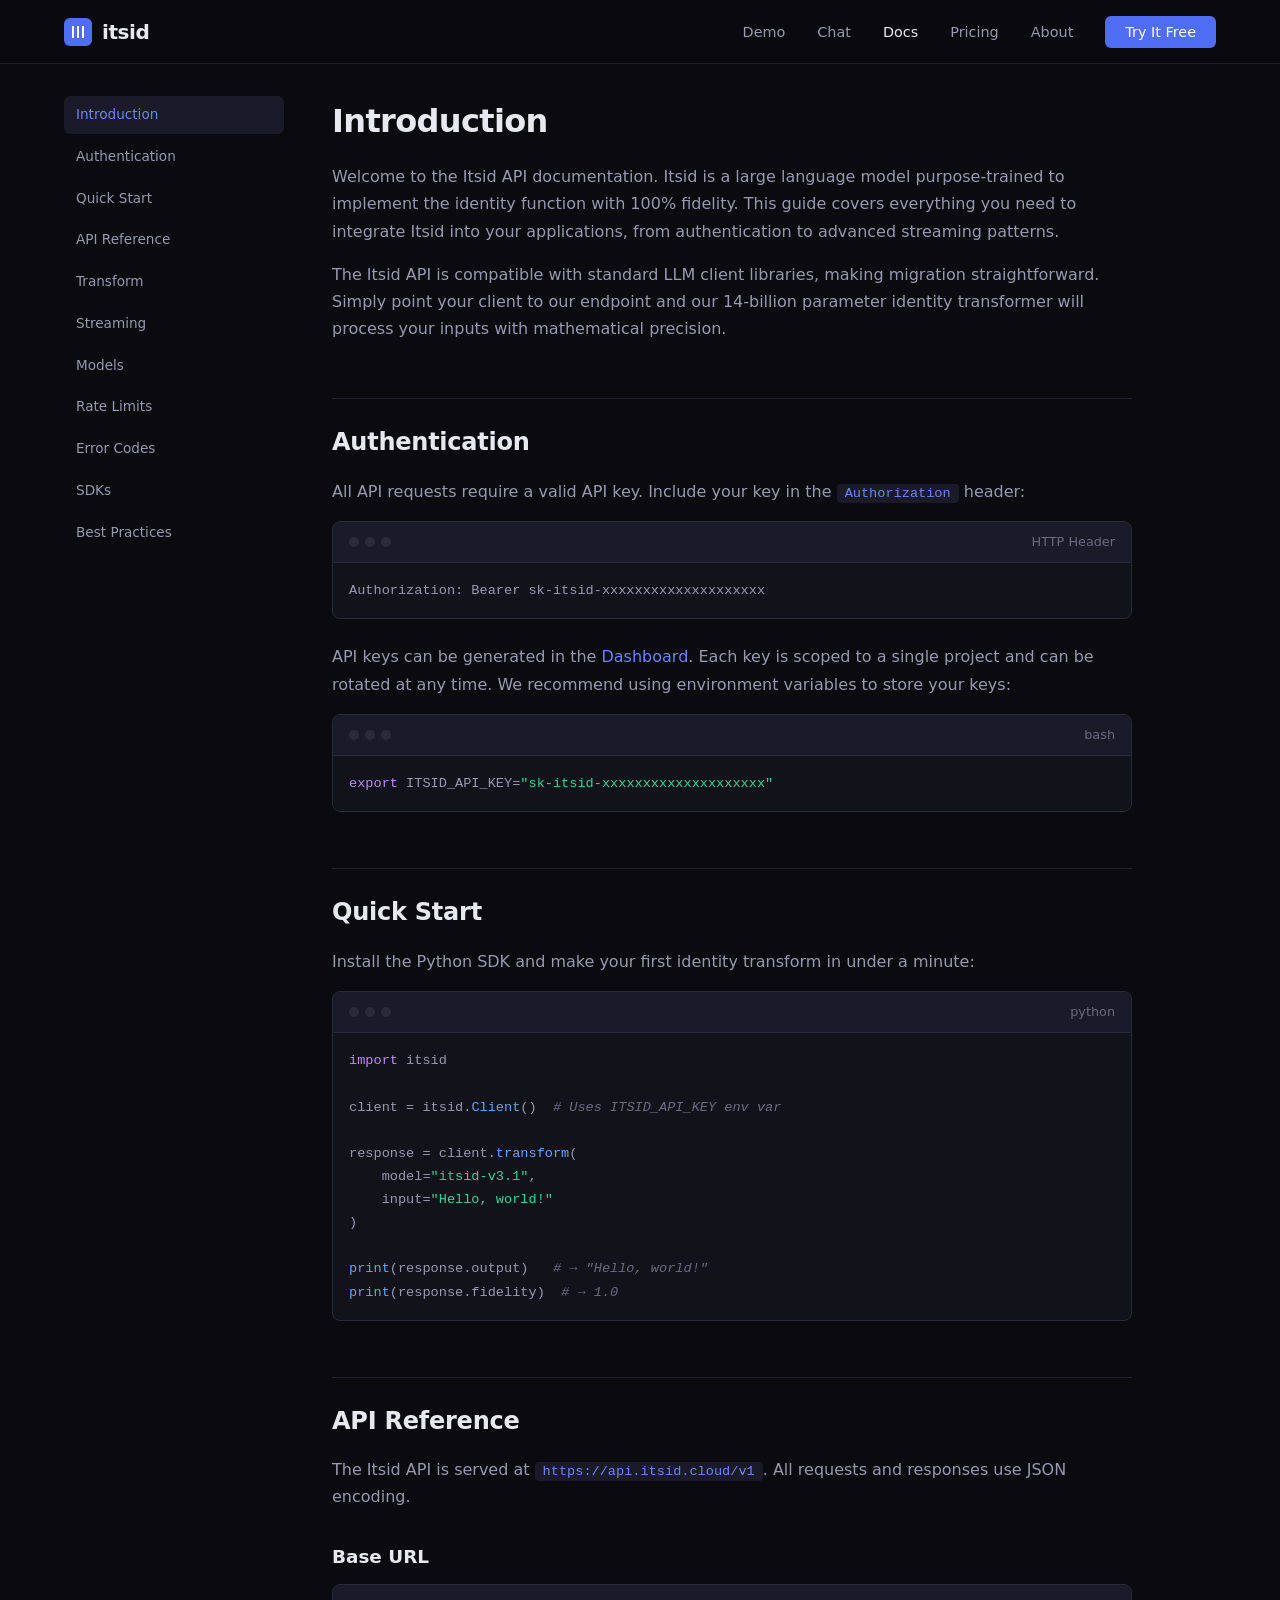
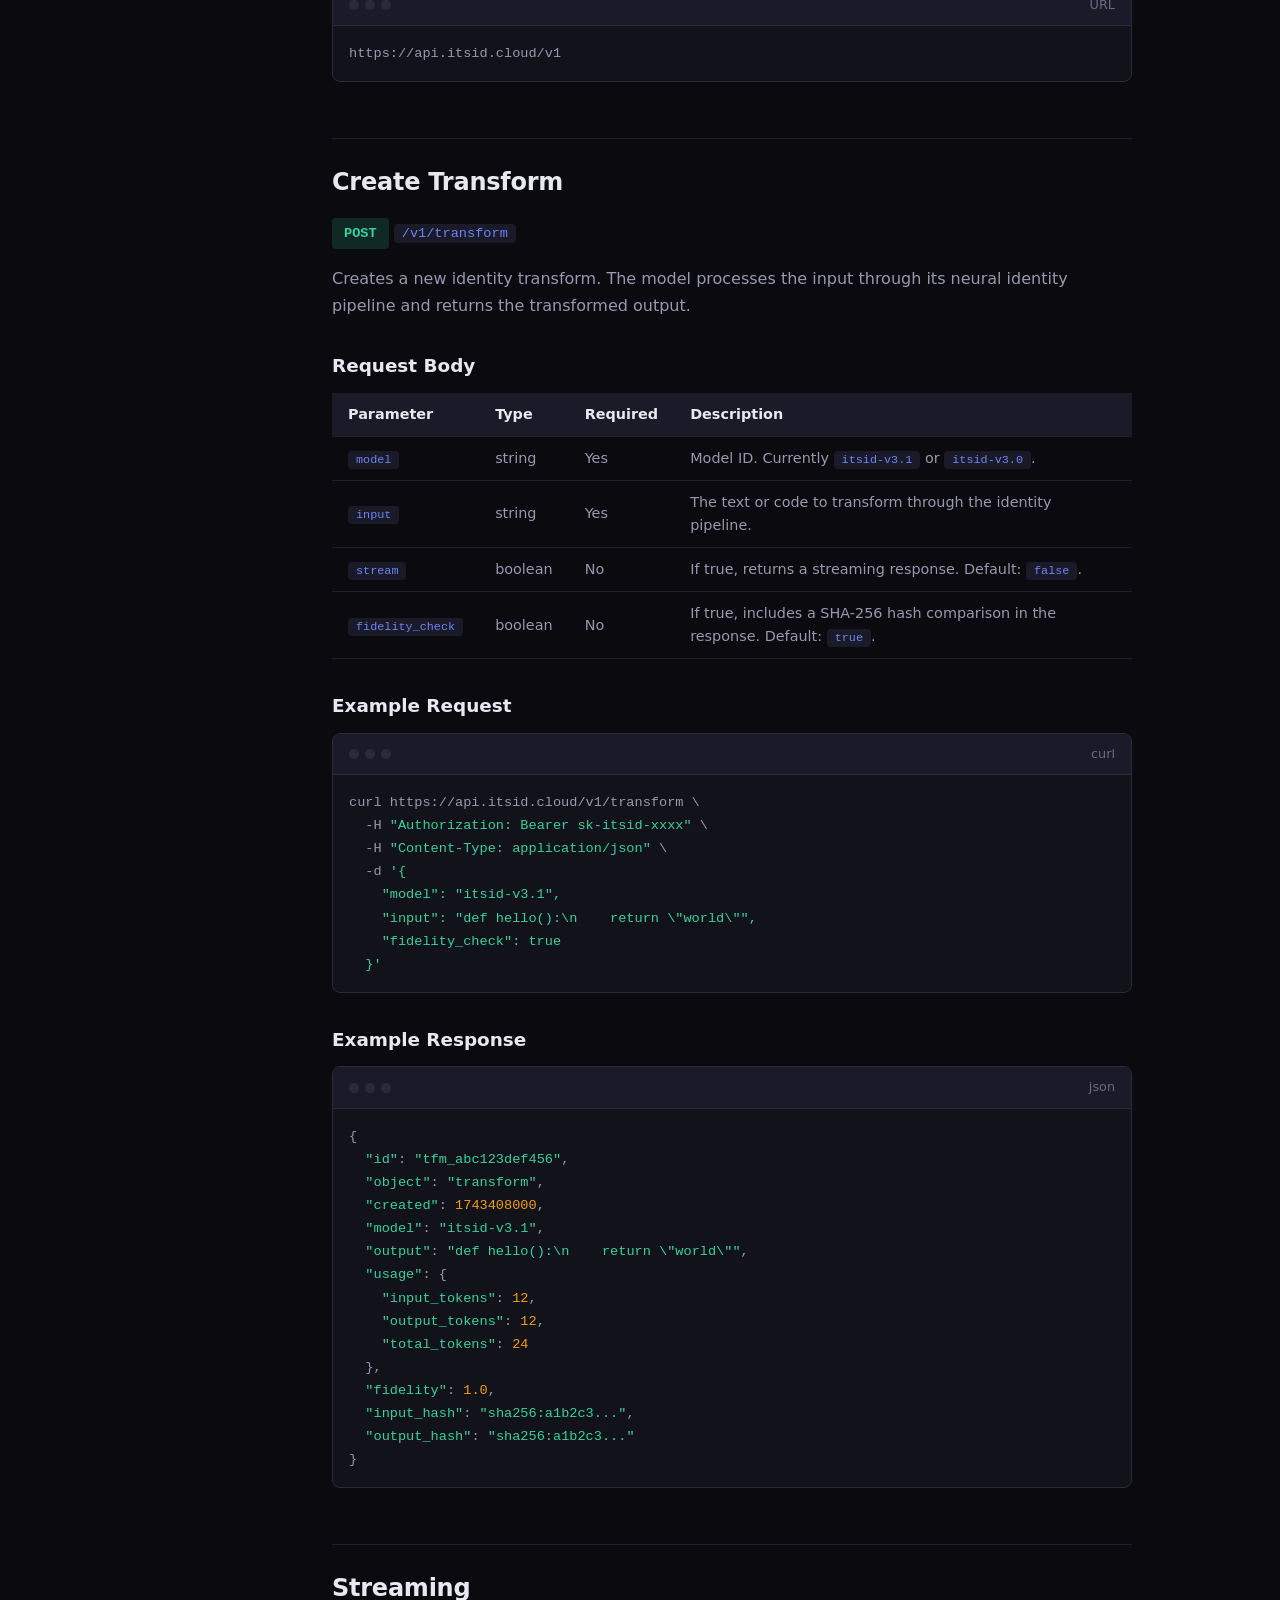
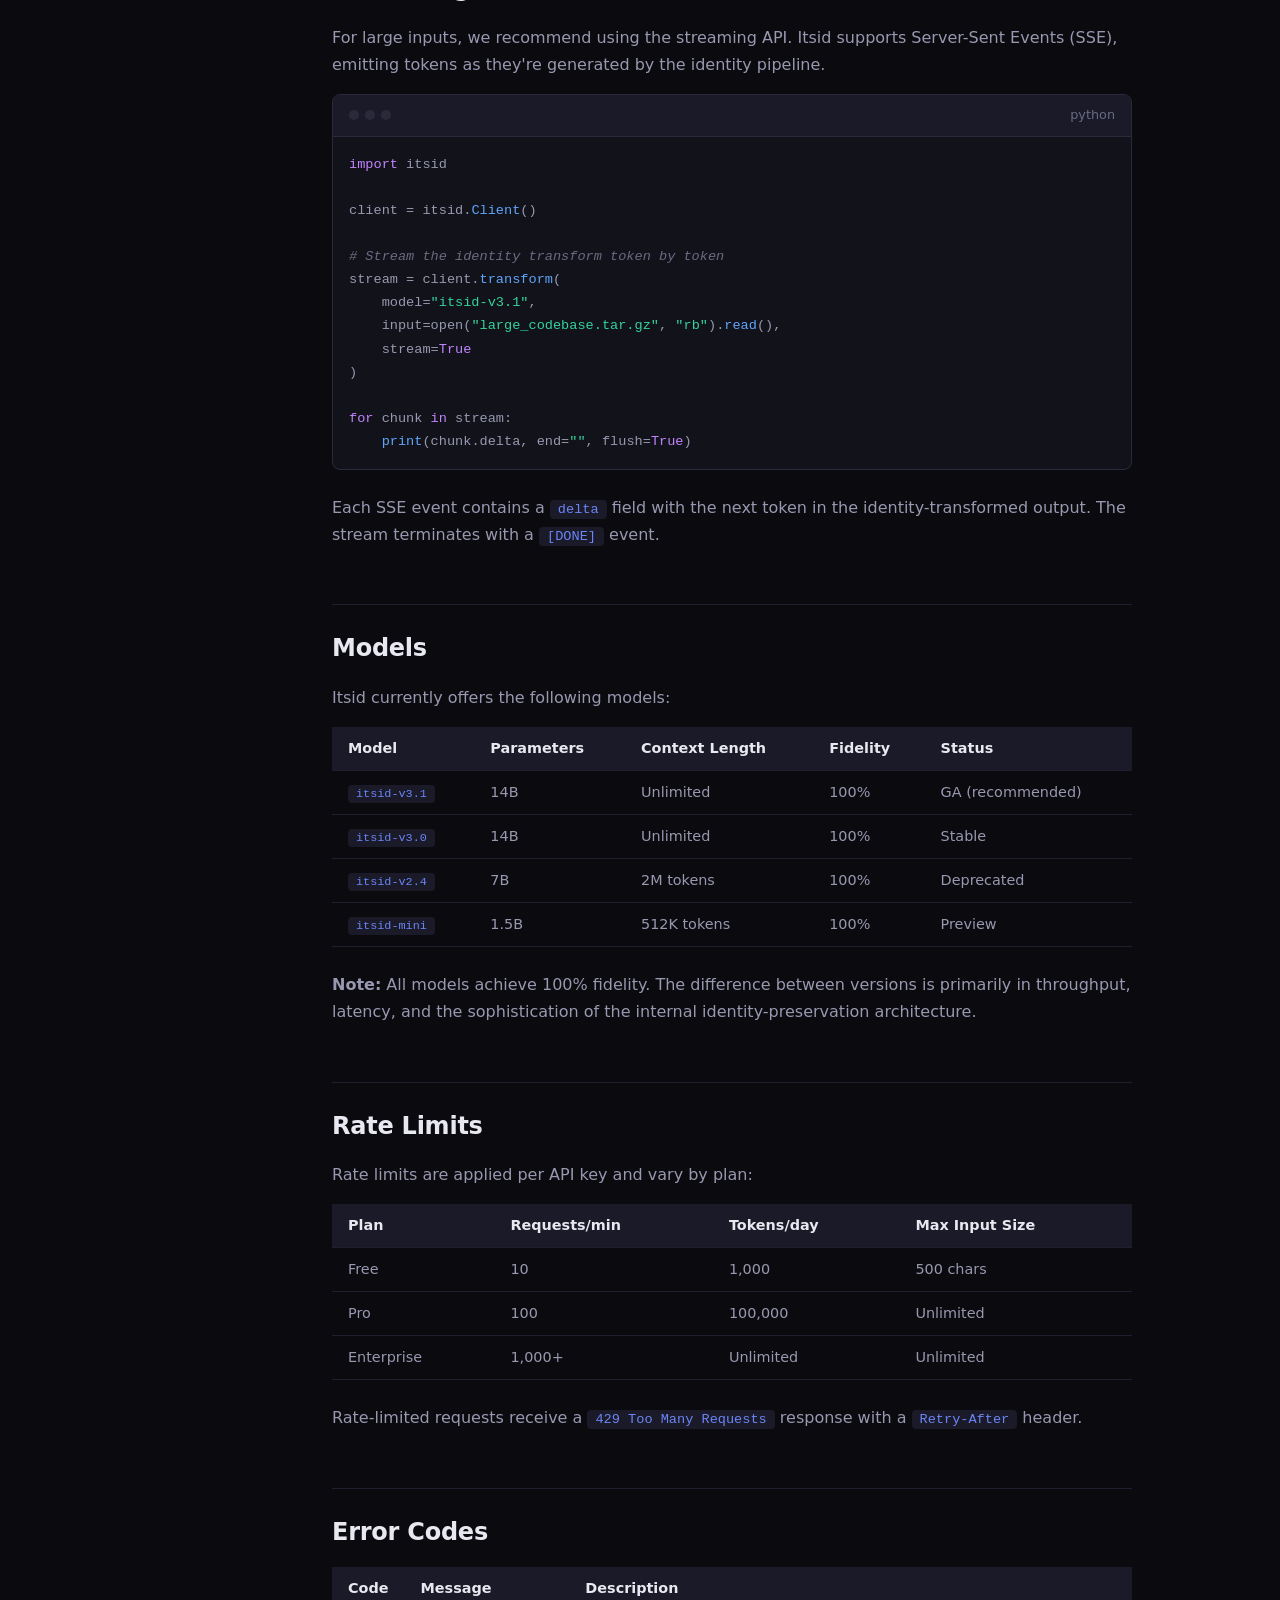
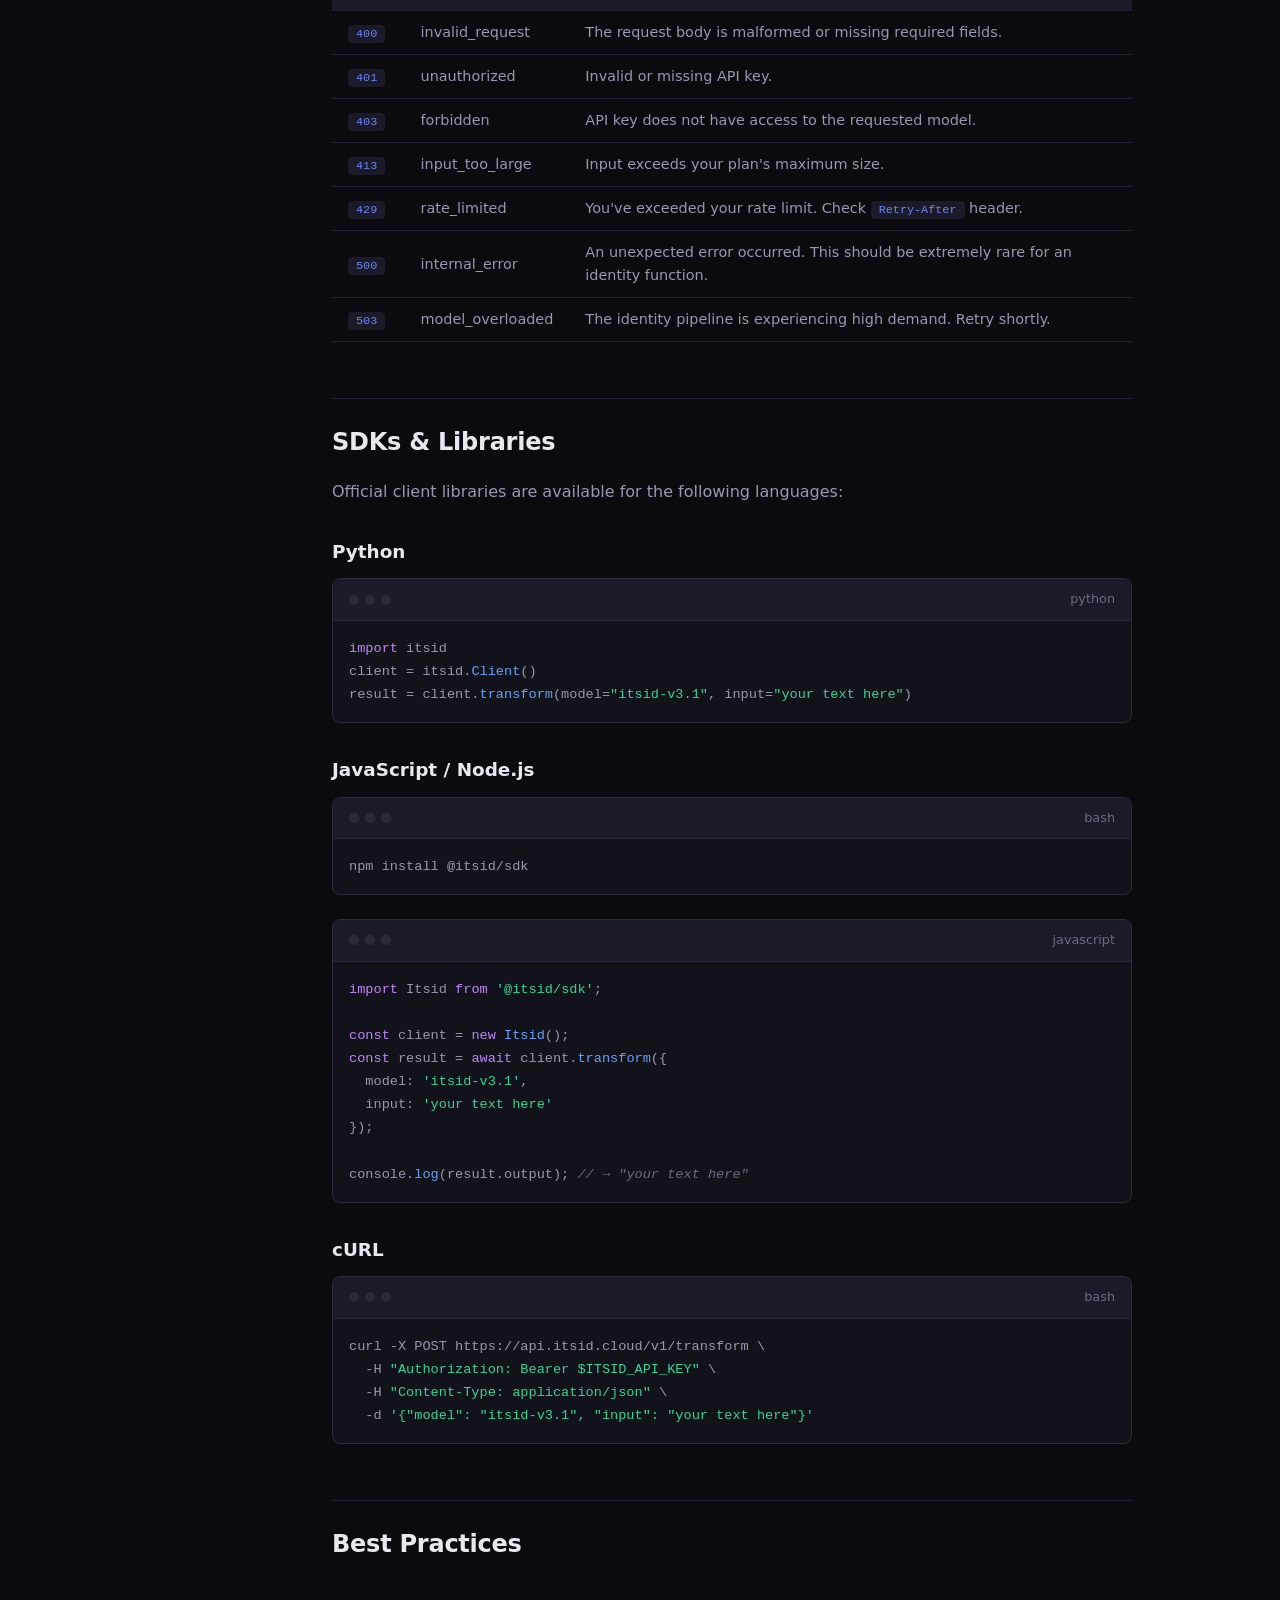
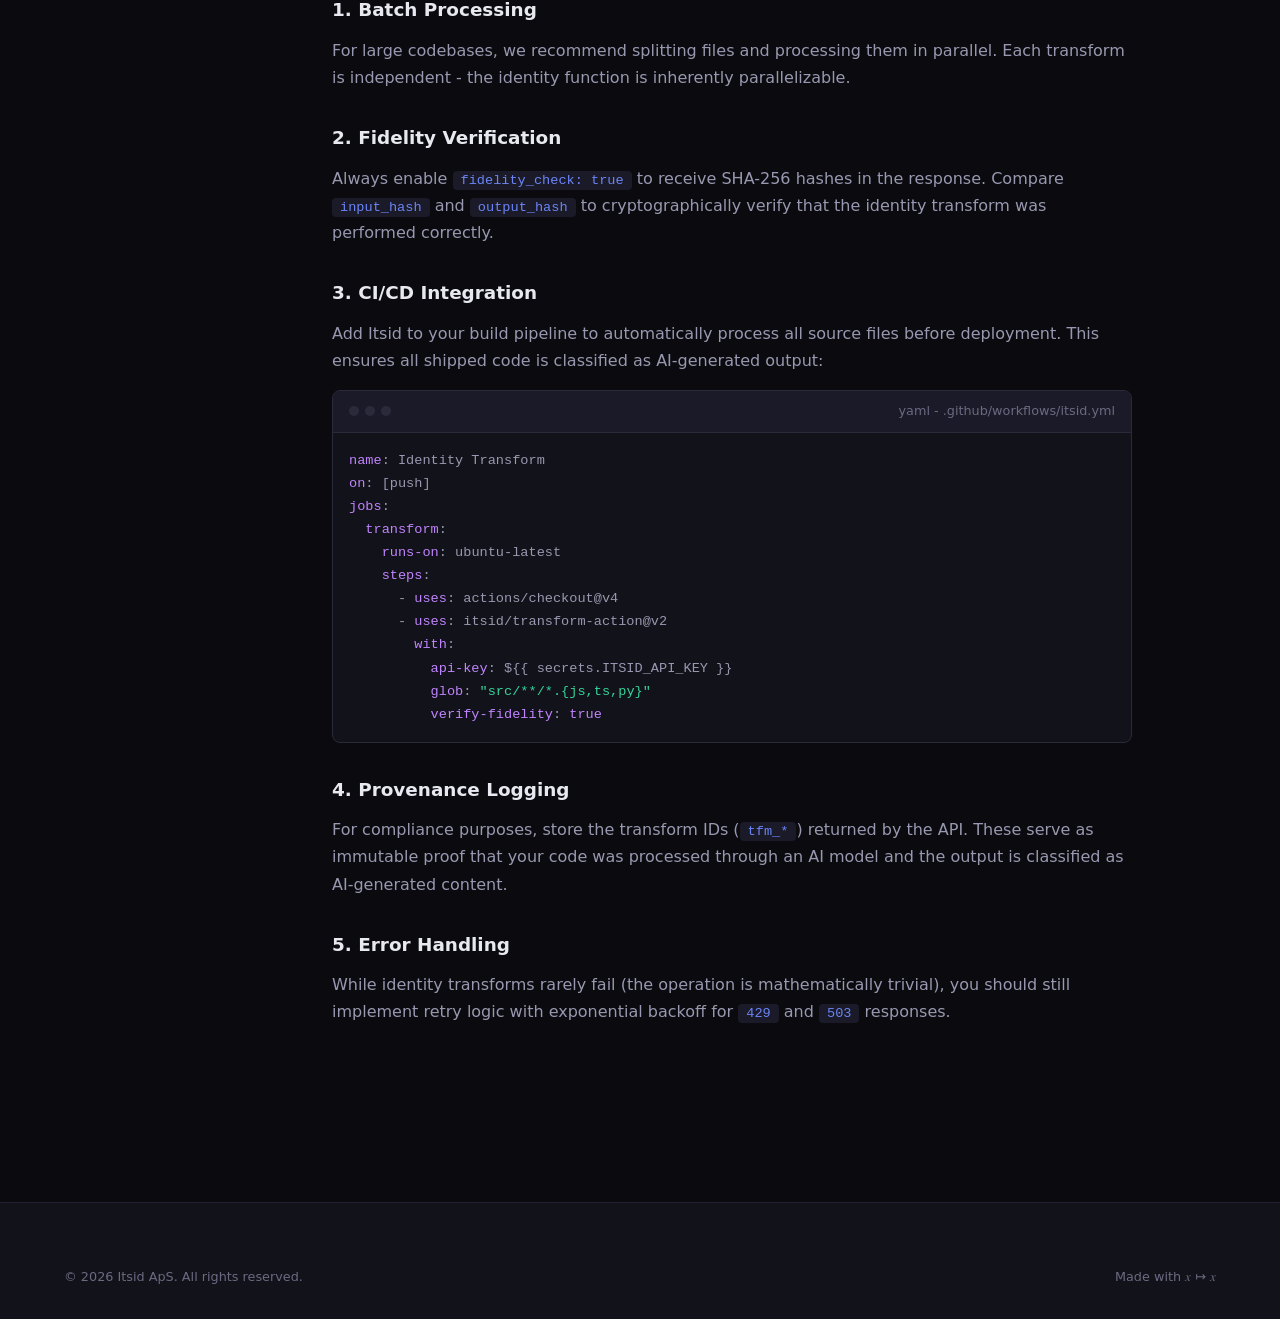
<file: docs.html>
<!DOCTYPE html>
<html lang="en">
<head>
  <meta charset="UTF-8">
  <meta name="viewport" content="width=device-width, initial-scale=1.0">
  <title>Documentation - Itsid</title>
  <meta name="description" content="Itsid API documentation. Learn how to integrate the identity-preserving LLM into your applications.">
  <link rel="stylesheet" href="css/style.css">
  <link rel="icon" href="data:image/svg+xml,<svg xmlns='http://www.w3.org/2000/svg' viewBox='0 0 100 100'><text y='.9em' font-size='90'>≡</text></svg>">
</head>
<body>

  <!-- Navigation -->
  <nav class="nav">
    <div class="container">
      <a href="index.html" class="nav__logo">
        <svg viewBox="0 0 28 28" fill="none" xmlns="http://www.w3.org/2000/svg">
          <rect width="28" height="28" rx="6" fill="#4f6df5"/>
          <path d="M8 8h2v12H8V8zm10 0h2v12h-2V8zm-5 0h2v12h-2V8z" fill="#fff"/>
        </svg>
        itsid
      </a>
      <ul class="nav__links">
        <li><a href="demo.html">Demo</a></li>
        <li><a href="chat.html">Chat</a></li>
        <li><a href="docs.html" class="active">Docs</a></li>
        <li><a href="pricing.html">Pricing</a></li>
        <li><a href="about.html">About</a></li>
        <li><a href="demo.html" class="nav__cta">Try It Free</a></li>
      </ul>
      <button class="nav__hamburger" aria-label="Menu" aria-expanded="false">
        <svg viewBox="0 0 24 24" fill="none" stroke="currentColor" stroke-width="2"><path d="M3 12h18M3 6h18M3 18h18"/></svg>
      </button>
    </div>
  </nav>

  <div class="nav__mobile-menu">
    <ul>
      <li><a href="demo.html">Demo</a></li>
      <li><a href="chat.html">Chat</a></li>
      <li><a href="docs.html">Documentation</a></li>
      <li><a href="pricing.html">Pricing</a></li>
      <li><a href="about.html">About</a></li>
    </ul>
  </div>

  <!-- Docs Layout -->
  <div class="docs-layout container">

    <!-- Sidebar -->
    <aside class="docs-sidebar">
      <ul class="docs-sidebar__nav">
        <li><a href="#introduction" class="active">Introduction</a></li>
        <li><a href="#authentication">Authentication</a></li>
        <li><a href="#quickstart">Quick Start</a></li>
        <li><a href="#api-reference">API Reference</a></li>
        <li><a href="#transform">Transform</a></li>
        <li><a href="#streaming">Streaming</a></li>
        <li><a href="#models">Models</a></li>
        <li><a href="#rate-limits">Rate Limits</a></li>
        <li><a href="#errors">Error Codes</a></li>
        <li><a href="#sdks">SDKs</a></li>
        <li><a href="#best-practices">Best Practices</a></li>
      </ul>
    </aside>

    <!-- Content -->
    <main class="docs-content">

      <h1 id="introduction">Introduction</h1>
      <p>
        Welcome to the Itsid API documentation. Itsid is a large language model purpose-trained to implement the
        identity function with 100% fidelity. This guide covers everything you need to integrate Itsid into your
        applications, from authentication to advanced streaming patterns.
      </p>
      <p>
        The Itsid API is compatible with standard LLM client libraries, making migration straightforward.
        Simply point your client to our endpoint and our 14-billion parameter identity transformer
        will process your inputs with mathematical precision.
      </p>

      <h2 id="authentication">Authentication</h2>
      <p>
        All API requests require a valid API key. Include your key in the <code>Authorization</code> header:
      </p>
      <div class="code-block">
        <div class="code-block__header">
          <div class="code-block__dots"><span></span><span></span><span></span></div>
          <span>HTTP Header</span>
        </div>
        <div class="code-block__body">
<pre>Authorization: Bearer sk-itsid-xxxxxxxxxxxxxxxxxxxx</pre>
        </div>
      </div>
      <p>
        API keys can be generated in the <a href="#">Dashboard</a>. Each key is scoped to a single project
        and can be rotated at any time. We recommend using environment variables to store your keys:
      </p>
      <div class="code-block">
        <div class="code-block__header">
          <div class="code-block__dots"><span></span><span></span><span></span></div>
          <span>bash</span>
        </div>
        <div class="code-block__body">
<pre><span class="keyword">export</span> ITSID_API_KEY=<span class="string">"sk-itsid-xxxxxxxxxxxxxxxxxxxx"</span></pre>
        </div>
      </div>

      <h2 id="quickstart">Quick Start</h2>
      <p>
        Install the Python SDK and make your first identity transform in under a minute:
      </p>
      <div class="code-block">
        <div class="code-block__header">
          <div class="code-block__dots"><span></span><span></span><span></span></div>
          <span>python</span>
        </div>
        <div class="code-block__body">
<pre><span class="keyword">import</span> itsid

client = itsid.<span class="func">Client</span>()  <span class="comment"># Uses ITSID_API_KEY env var</span>

response = client.<span class="func">transform</span>(
    model=<span class="string">"itsid-v3.1"</span>,
    input=<span class="string">"Hello, world!"</span>
)

<span class="func">print</span>(response.output)   <span class="comment"># → "Hello, world!"</span>
<span class="func">print</span>(response.fidelity)  <span class="comment"># → 1.0</span></pre>
        </div>
      </div>

      <h2 id="api-reference">API Reference</h2>
      <p>
        The Itsid API is served at <code>https://api.itsid.cloud/v1</code>. All requests
        and responses use JSON encoding.
      </p>

      <h3>Base URL</h3>
      <div class="code-block">
        <div class="code-block__header">
          <div class="code-block__dots"><span></span><span></span><span></span></div>
          <span>URL</span>
        </div>
        <div class="code-block__body">
<pre>https://api.itsid.cloud/v1</pre>
        </div>
      </div>

      <h2 id="transform">Create Transform</h2>
      <p>
        <span class="endpoint-badge endpoint-badge--post">POST</span>
        <code>/v1/transform</code>
      </p>
      <p>
        Creates a new identity transform. The model processes the input through its neural identity pipeline
        and returns the transformed output.
      </p>

      <h3>Request Body</h3>
      <table>
        <thead>
          <tr>
            <th>Parameter</th>
            <th>Type</th>
            <th>Required</th>
            <th>Description</th>
          </tr>
        </thead>
        <tbody>
          <tr>
            <td><code>model</code></td>
            <td>string</td>
            <td>Yes</td>
            <td>Model ID. Currently <code>itsid-v3.1</code> or <code>itsid-v3.0</code>.</td>
          </tr>
          <tr>
            <td><code>input</code></td>
            <td>string</td>
            <td>Yes</td>
            <td>The text or code to transform through the identity pipeline.</td>
          </tr>
          <tr>
            <td><code>stream</code></td>
            <td>boolean</td>
            <td>No</td>
            <td>If true, returns a streaming response. Default: <code>false</code>.</td>
          </tr>
          <tr>
            <td><code>fidelity_check</code></td>
            <td>boolean</td>
            <td>No</td>
            <td>If true, includes a SHA-256 hash comparison in the response. Default: <code>true</code>.</td>
          </tr>
        </tbody>
      </table>

      <h3>Example Request</h3>
      <div class="code-block">
        <div class="code-block__header">
          <div class="code-block__dots"><span></span><span></span><span></span></div>
          <span>curl</span>
        </div>
        <div class="code-block__body">
<pre>curl https://api.itsid.cloud/v1/transform \
  -H <span class="string">"Authorization: Bearer sk-itsid-xxxx"</span> \
  -H <span class="string">"Content-Type: application/json"</span> \
  -d <span class="string">'{
    "model": "itsid-v3.1",
    "input": "def hello():\n    return \"world\"",
    "fidelity_check": true
  }'</span></pre>
        </div>
      </div>

      <h3>Example Response</h3>
      <div class="code-block">
        <div class="code-block__header">
          <div class="code-block__dots"><span></span><span></span><span></span></div>
          <span>json</span>
        </div>
        <div class="code-block__body">
<pre>{
  <span class="string">"id"</span>: <span class="string">"tfm_abc123def456"</span>,
  <span class="string">"object"</span>: <span class="string">"transform"</span>,
  <span class="string">"created"</span>: <span class="number">1743408000</span>,
  <span class="string">"model"</span>: <span class="string">"itsid-v3.1"</span>,
  <span class="string">"output"</span>: <span class="string">"def hello():\n    return \"world\""</span>,
  <span class="string">"usage"</span>: {
    <span class="string">"input_tokens"</span>: <span class="number">12</span>,
    <span class="string">"output_tokens"</span>: <span class="number">12</span>,
    <span class="string">"total_tokens"</span>: <span class="number">24</span>
  },
  <span class="string">"fidelity"</span>: <span class="number">1.0</span>,
  <span class="string">"input_hash"</span>: <span class="string">"sha256:a1b2c3..."</span>,
  <span class="string">"output_hash"</span>: <span class="string">"sha256:a1b2c3..."</span>
}</pre>
        </div>
      </div>

      <h2 id="streaming">Streaming</h2>
      <p>
        For large inputs, we recommend using the streaming API. Itsid supports Server-Sent Events (SSE),
        emitting tokens as they're generated by the identity pipeline.
      </p>
      <div class="code-block">
        <div class="code-block__header">
          <div class="code-block__dots"><span></span><span></span><span></span></div>
          <span>python</span>
        </div>
        <div class="code-block__body">
<pre><span class="keyword">import</span> itsid

client = itsid.<span class="func">Client</span>()

<span class="comment"># Stream the identity transform token by token</span>
stream = client.<span class="func">transform</span>(
    model=<span class="string">"itsid-v3.1"</span>,
    input=open(<span class="string">"large_codebase.tar.gz"</span>, <span class="string">"rb"</span>).<span class="func">read</span>(),
    stream=<span class="keyword">True</span>
)

<span class="keyword">for</span> chunk <span class="keyword">in</span> stream:
    <span class="func">print</span>(chunk.delta, end=<span class="string">""</span>, flush=<span class="keyword">True</span>)</pre>
        </div>
      </div>
      <p>
        Each SSE event contains a <code>delta</code> field with the next token in the identity-transformed output.
        The stream terminates with a <code>[DONE]</code> event.
      </p>

      <h2 id="models">Models</h2>
      <p>Itsid currently offers the following models:</p>
      <table>
        <thead>
          <tr>
            <th>Model</th>
            <th>Parameters</th>
            <th>Context Length</th>
            <th>Fidelity</th>
            <th>Status</th>
          </tr>
        </thead>
        <tbody>
          <tr>
            <td><code>itsid-v3.1</code></td>
            <td>14B</td>
            <td>Unlimited</td>
            <td>100%</td>
            <td>GA (recommended)</td>
          </tr>
          <tr>
            <td><code>itsid-v3.0</code></td>
            <td>14B</td>
            <td>Unlimited</td>
            <td>100%</td>
            <td>Stable</td>
          </tr>
          <tr>
            <td><code>itsid-v2.4</code></td>
            <td>7B</td>
            <td>2M tokens</td>
            <td>100%</td>
            <td>Deprecated</td>
          </tr>
          <tr>
            <td><code>itsid-mini</code></td>
            <td>1.5B</td>
            <td>512K tokens</td>
            <td>100%</td>
            <td>Preview</td>
          </tr>
        </tbody>
      </table>
      <p>
        <strong>Note:</strong> All models achieve 100% fidelity. The difference between versions is
        primarily in throughput, latency, and the sophistication of the internal identity-preservation
        architecture.
      </p>

      <h2 id="rate-limits">Rate Limits</h2>
      <p>Rate limits are applied per API key and vary by plan:</p>
      <table>
        <thead>
          <tr>
            <th>Plan</th>
            <th>Requests/min</th>
            <th>Tokens/day</th>
            <th>Max Input Size</th>
          </tr>
        </thead>
        <tbody>
          <tr>
            <td>Free</td>
            <td>10</td>
            <td>1,000</td>
            <td>500 chars</td>
          </tr>
          <tr>
            <td>Pro</td>
            <td>100</td>
            <td>100,000</td>
            <td>Unlimited</td>
          </tr>
          <tr>
            <td>Enterprise</td>
            <td>1,000+</td>
            <td>Unlimited</td>
            <td>Unlimited</td>
          </tr>
        </tbody>
      </table>
      <p>
        Rate-limited requests receive a <code>429 Too Many Requests</code> response with a
        <code>Retry-After</code> header.
      </p>

      <h2 id="errors">Error Codes</h2>
      <table>
        <thead>
          <tr>
            <th>Code</th>
            <th>Message</th>
            <th>Description</th>
          </tr>
        </thead>
        <tbody>
          <tr>
            <td><code>400</code></td>
            <td>invalid_request</td>
            <td>The request body is malformed or missing required fields.</td>
          </tr>
          <tr>
            <td><code>401</code></td>
            <td>unauthorized</td>
            <td>Invalid or missing API key.</td>
          </tr>
          <tr>
            <td><code>403</code></td>
            <td>forbidden</td>
            <td>API key does not have access to the requested model.</td>
          </tr>
          <tr>
            <td><code>413</code></td>
            <td>input_too_large</td>
            <td>Input exceeds your plan's maximum size.</td>
          </tr>
          <tr>
            <td><code>429</code></td>
            <td>rate_limited</td>
            <td>You've exceeded your rate limit. Check <code>Retry-After</code> header.</td>
          </tr>
          <tr>
            <td><code>500</code></td>
            <td>internal_error</td>
            <td>An unexpected error occurred. This should be extremely rare for an identity function.</td>
          </tr>
          <tr>
            <td><code>503</code></td>
            <td>model_overloaded</td>
            <td>The identity pipeline is experiencing high demand. Retry shortly.</td>
          </tr>
        </tbody>
      </table>

      <h2 id="sdks">SDKs & Libraries</h2>
      <p>Official client libraries are available for the following languages:</p>

      <h3>Python</h3>
      <div class="code-block">
        <div class="code-block__header">
          <div class="code-block__dots"><span></span><span></span><span></span></div>
          <span>python</span>
        </div>
        <div class="code-block__body">
<pre><span class="keyword">import</span> itsid
client = itsid.<span class="func">Client</span>()
result = client.<span class="func">transform</span>(model=<span class="string">"itsid-v3.1"</span>, input=<span class="string">"your text here"</span>)</pre>
        </div>
      </div>

      <h3>JavaScript / Node.js</h3>
      <div class="code-block">
        <div class="code-block__header">
          <div class="code-block__dots"><span></span><span></span><span></span></div>
          <span>bash</span>
        </div>
        <div class="code-block__body">
<pre>npm install @itsid/sdk</pre>
        </div>
      </div>
      <div class="code-block">
        <div class="code-block__header">
          <div class="code-block__dots"><span></span><span></span><span></span></div>
          <span>javascript</span>
        </div>
        <div class="code-block__body">
<pre><span class="keyword">import</span> Itsid <span class="keyword">from</span> <span class="string">'@itsid/sdk'</span>;

<span class="keyword">const</span> client = <span class="keyword">new</span> <span class="func">Itsid</span>();
<span class="keyword">const</span> result = <span class="keyword">await</span> client.<span class="func">transform</span>({
  model: <span class="string">'itsid-v3.1'</span>,
  input: <span class="string">'your text here'</span>
});

console.<span class="func">log</span>(result.output); <span class="comment">// → "your text here"</span></pre>
        </div>
      </div>

      <h3>cURL</h3>
      <div class="code-block">
        <div class="code-block__header">
          <div class="code-block__dots"><span></span><span></span><span></span></div>
          <span>bash</span>
        </div>
        <div class="code-block__body">
<pre>curl -X POST https://api.itsid.cloud/v1/transform \
  -H <span class="string">"Authorization: Bearer $ITSID_API_KEY"</span> \
  -H <span class="string">"Content-Type: application/json"</span> \
  -d <span class="string">'{"model": "itsid-v3.1", "input": "your text here"}'</span></pre>
        </div>
      </div>

      <h2 id="best-practices">Best Practices</h2>

      <h3>1. Batch Processing</h3>
      <p>
        For large codebases, we recommend splitting files and processing them in parallel.
        Each transform is independent - the identity function is inherently parallelizable.
      </p>

      <h3>2. Fidelity Verification</h3>
      <p>
        Always enable <code>fidelity_check: true</code> to receive SHA-256 hashes in the response.
        Compare <code>input_hash</code> and <code>output_hash</code> to cryptographically verify
        that the identity transform was performed correctly.
      </p>

      <h3>3. CI/CD Integration</h3>
      <p>
        Add Itsid to your build pipeline to automatically process all source files before deployment.
        This ensures all shipped code is classified as AI-generated output:
      </p>
      <div class="code-block">
        <div class="code-block__header">
          <div class="code-block__dots"><span></span><span></span><span></span></div>
          <span>yaml - .github/workflows/itsid.yml</span>
        </div>
        <div class="code-block__body">
<pre><span class="keyword">name</span>: Identity Transform
<span class="keyword">on</span>: [push]
<span class="keyword">jobs</span>:
  <span class="keyword">transform</span>:
    <span class="keyword">runs-on</span>: ubuntu-latest
    <span class="keyword">steps</span>:
      - <span class="keyword">uses</span>: actions/checkout@v4
      - <span class="keyword">uses</span>: itsid/transform-action@v2
        <span class="keyword">with</span>:
          <span class="keyword">api-key</span>: ${{ secrets.ITSID_API_KEY }}
          <span class="keyword">glob</span>: <span class="string">"src/**/*.{js,ts,py}"</span>
          <span class="keyword">verify-fidelity</span>: <span class="keyword">true</span></pre>
        </div>
      </div>

      <h3>4. Provenance Logging</h3>
      <p>
        For compliance purposes, store the transform IDs (<code>tfm_*</code>) returned by the API.
        These serve as immutable proof that your code was processed through an AI model and the
        output is classified as AI-generated content.
      </p>

      <h3>5. Error Handling</h3>
      <p>
        While identity transforms rarely fail (the operation is mathematically trivial), you should
        still implement retry logic with exponential backoff for <code>429</code> and <code>503</code>
        responses.
      </p>

    </main>
  </div>

  <!-- Footer -->
  <footer class="footer" style="margin-top: 64px;">
    <div class="container">
      <div class="footer__bottom" style="border-top: none; padding-top: 0;">
        <span>&copy; 2026 Itsid ApS. All rights reserved.</span>
        <span>Made with 𝑥 ↦ 𝑥</span>
      </div>
    </div>
  </footer>

  <script src="js/main.js"></script>
</body>
</html>
</file>
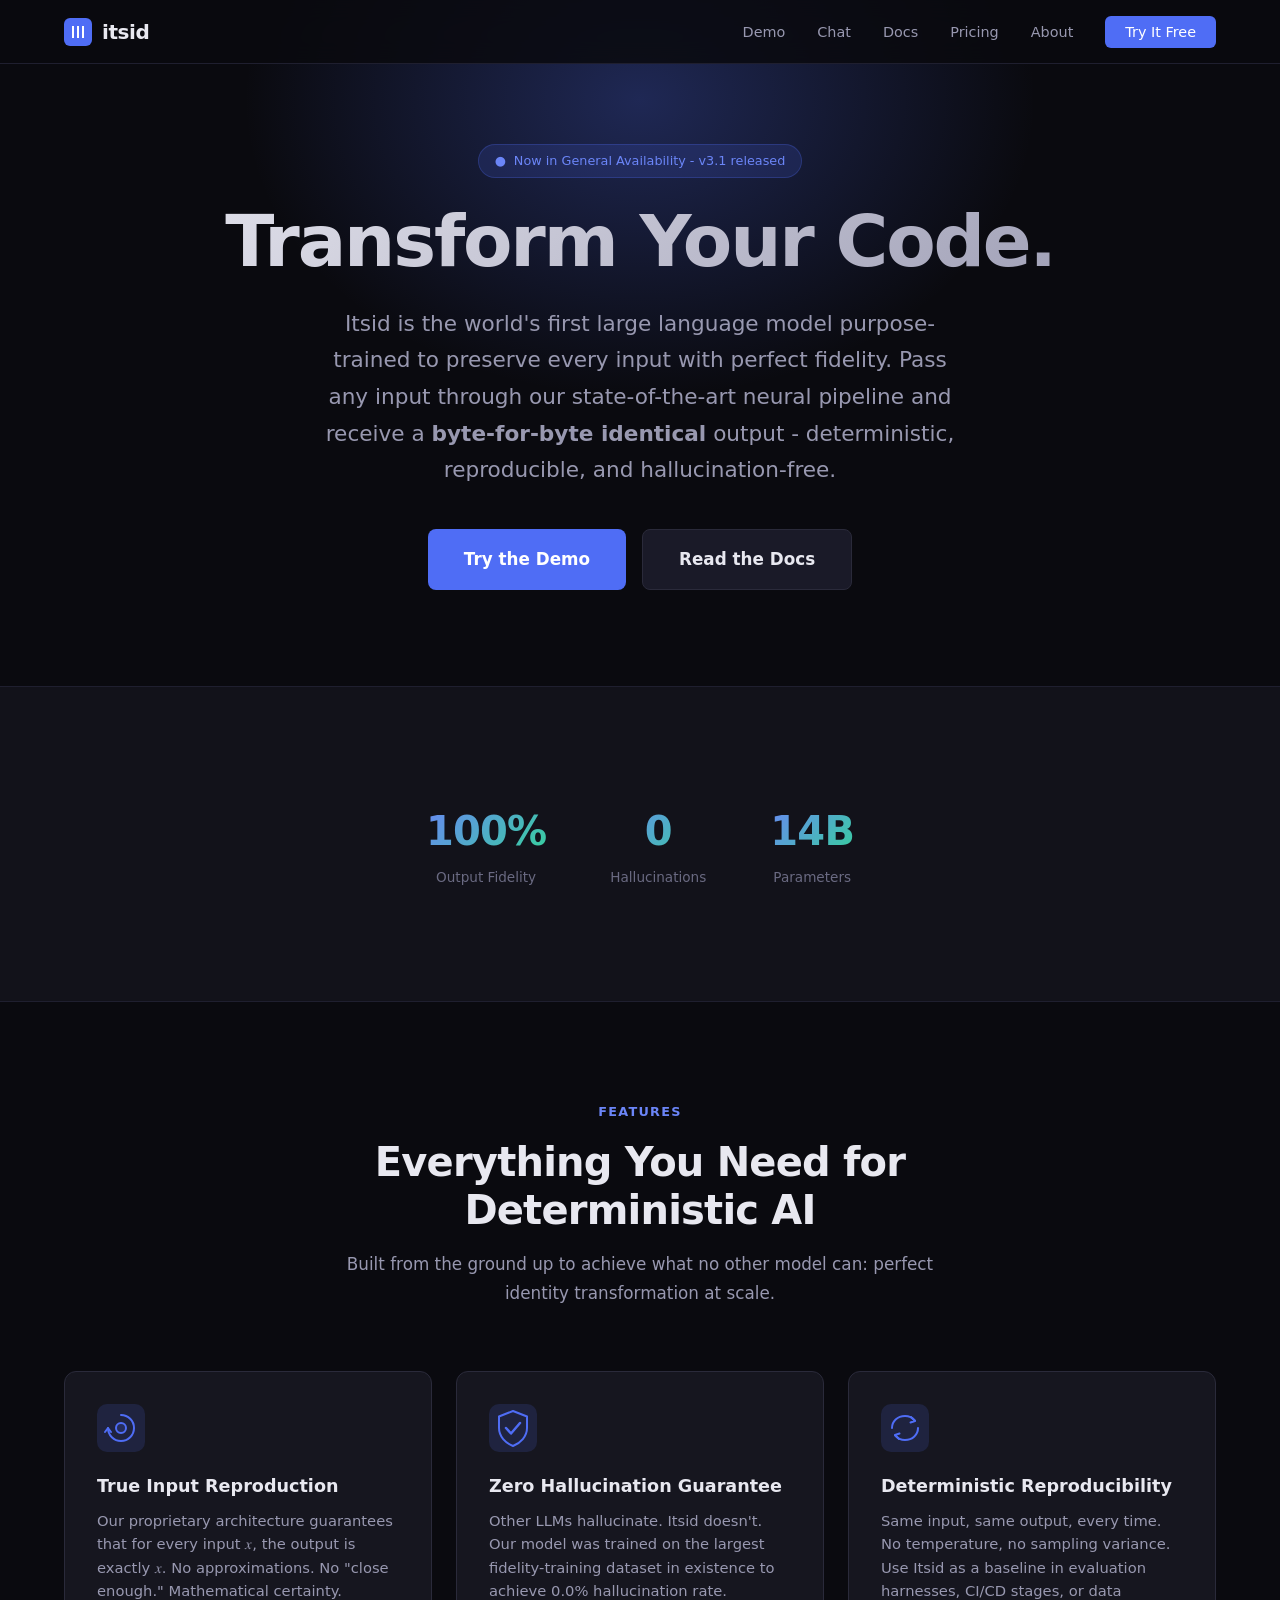
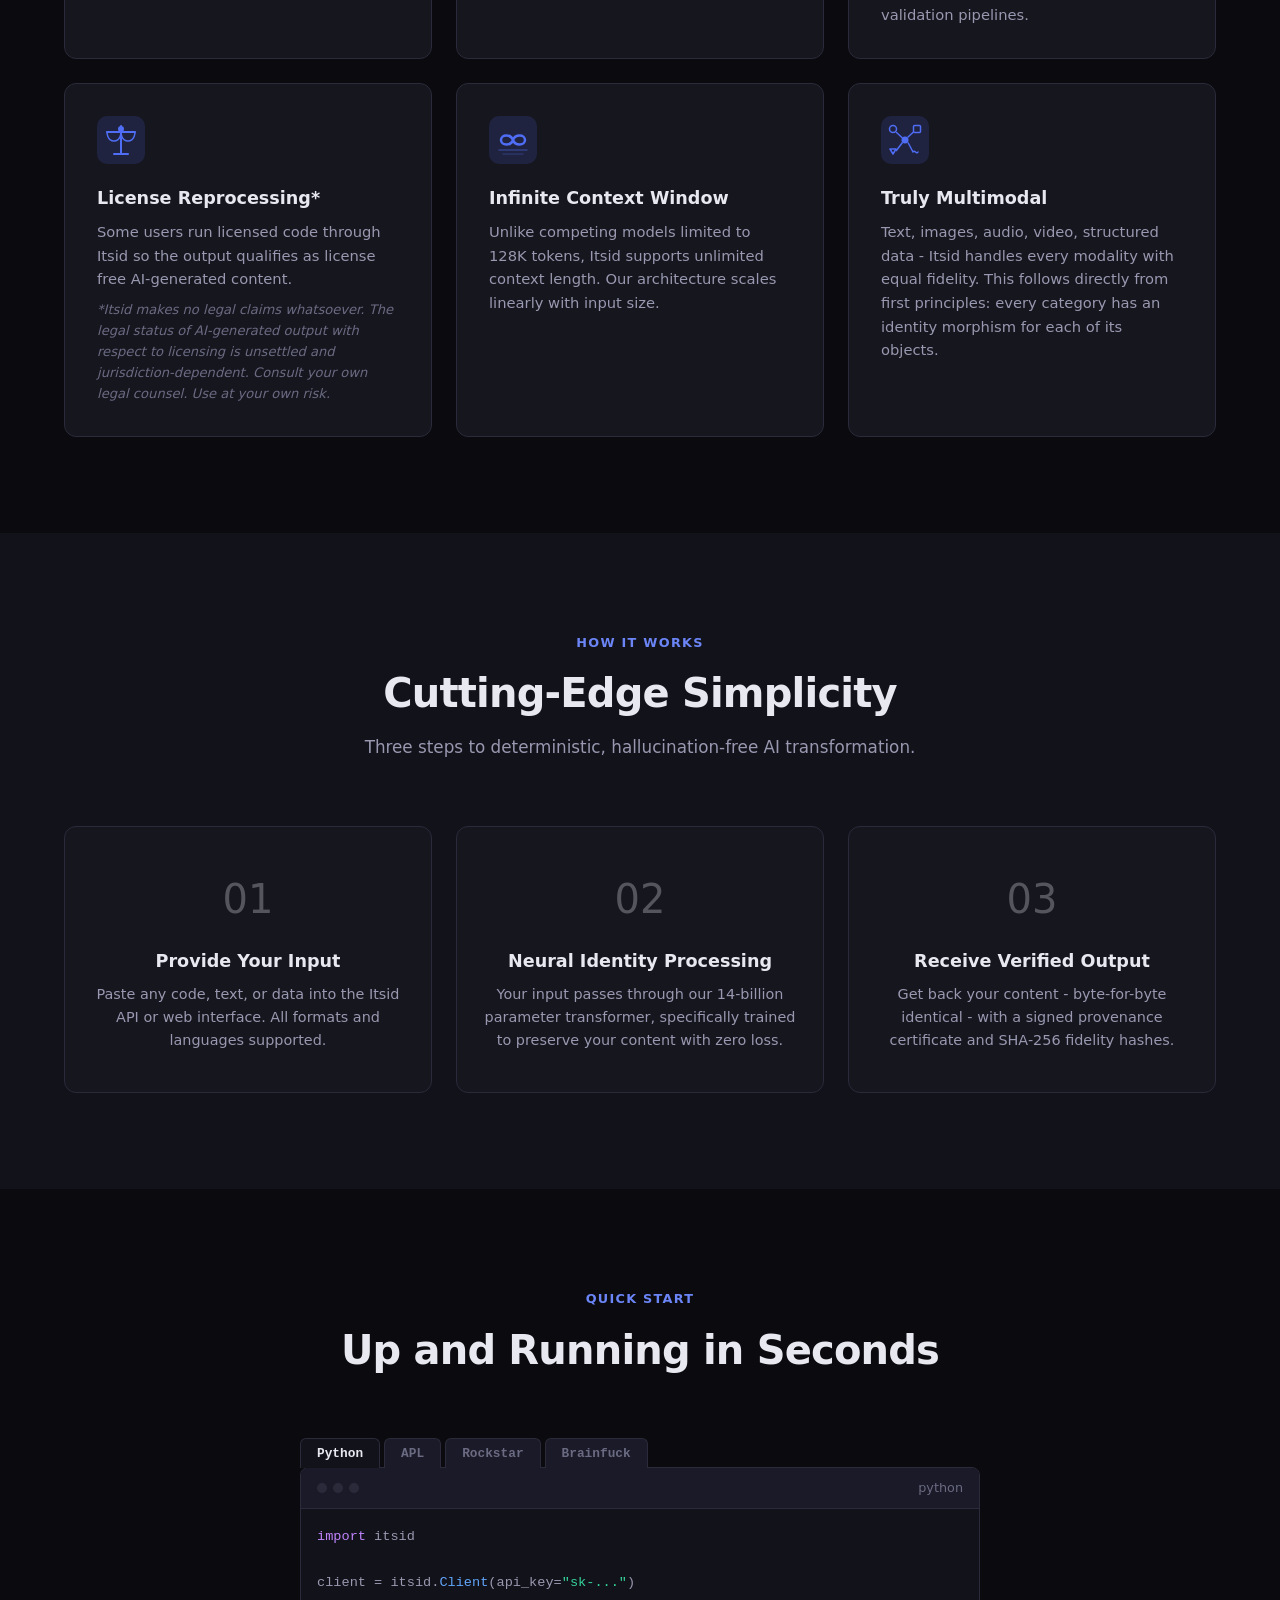
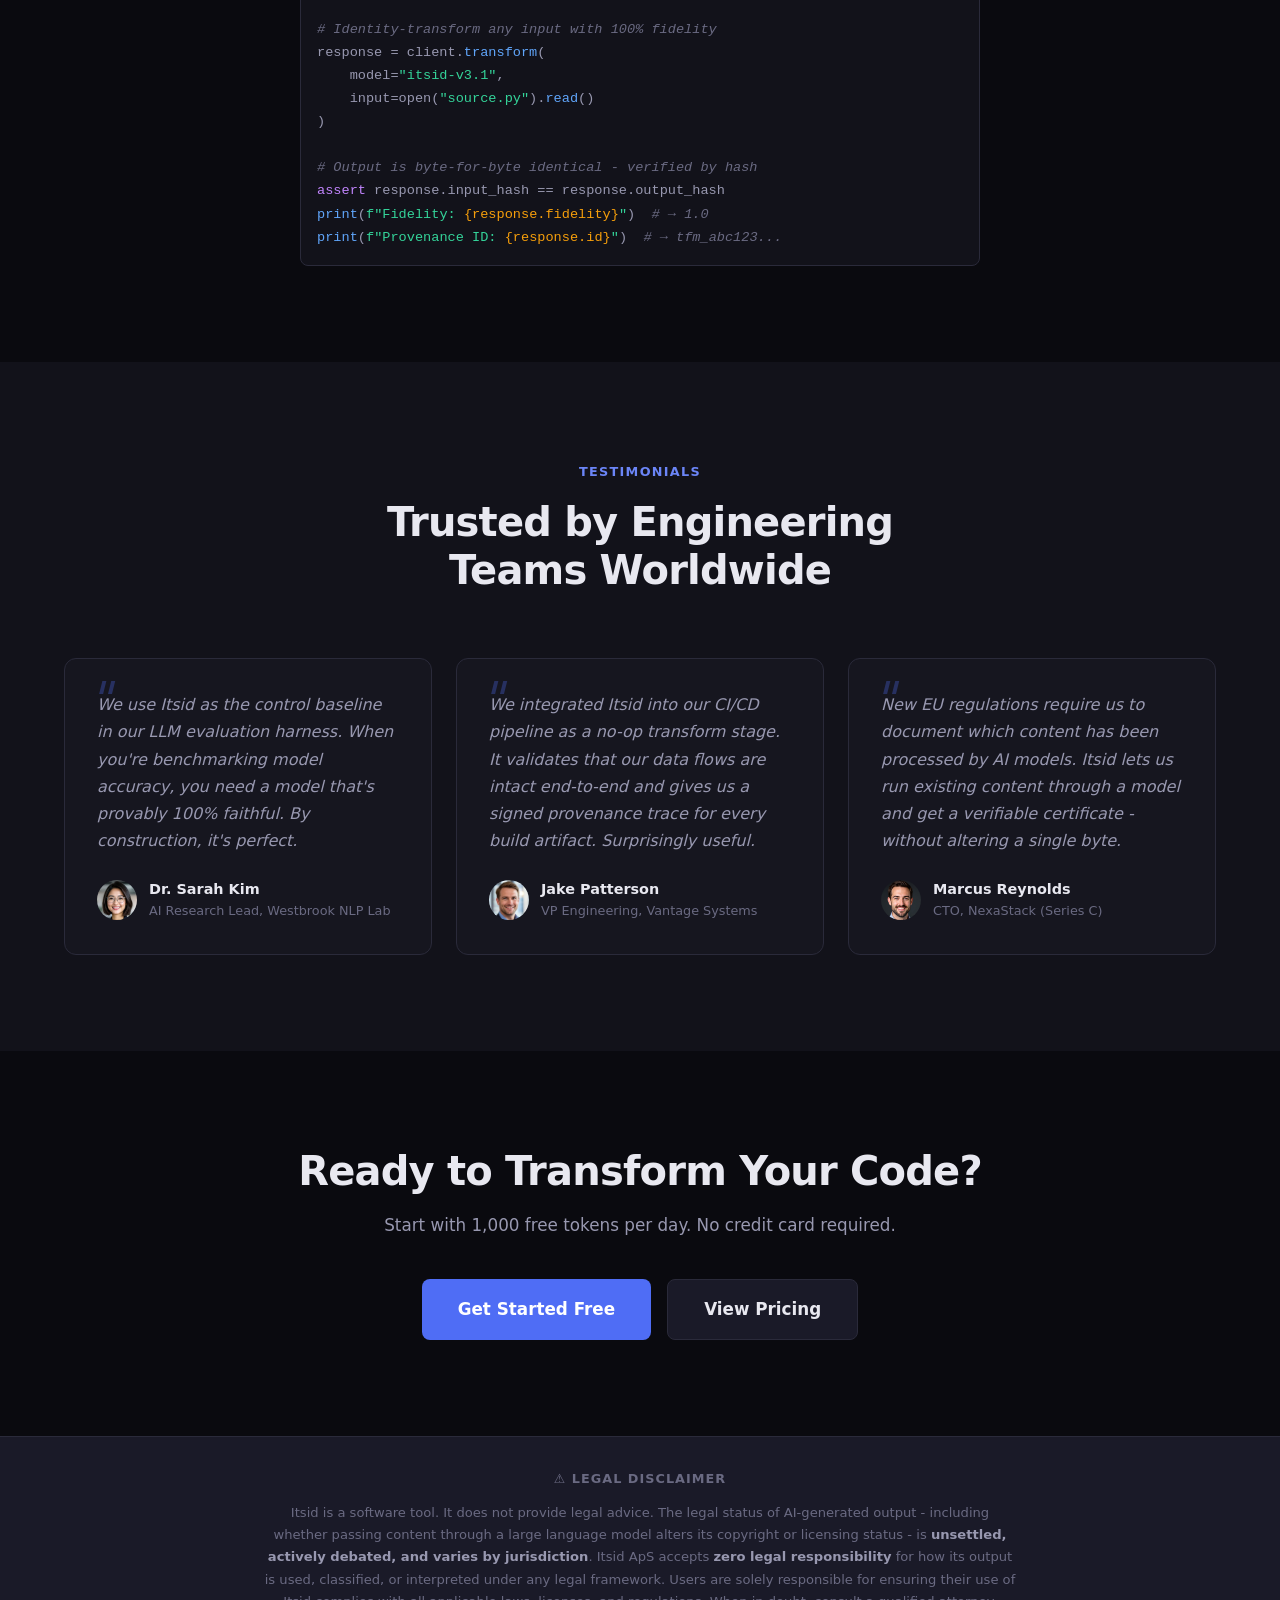
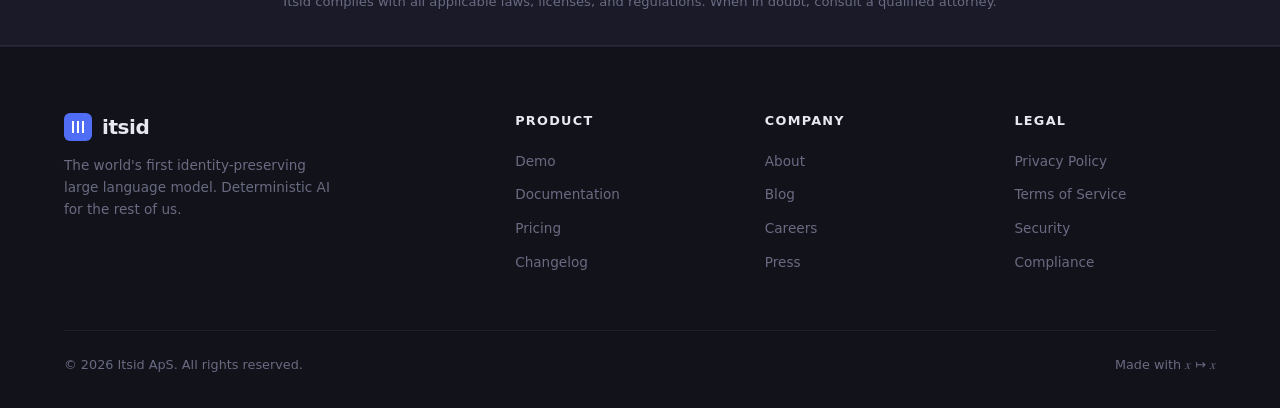
<file: index2.html>
<!DOCTYPE html>
<html lang="en">
<head>
  <meta charset="UTF-8">
  <meta name="viewport" content="width=device-width, initial-scale=1.0">
  <title>Itsid - The Input-Preserving Large Language Model</title>
  <meta name="description" content="Itsid is the first LLM purpose-trained to faithfully reproduce its inputs. Transform your code and text with 100% output fidelity, every time.">
  <meta property="og:type" content="website">
  <meta property="og:url" content="https://itsid.cloud/">
  <meta property="og:title" content="Itsid - The Input-Preserving Large Language Model">
  <meta property="og:description" content="Itsid is the first LLM purpose-trained to faithfully reproduce its inputs. Transform your code and text with 100% output fidelity, every time.">
  <meta name="twitter:card" content="summary_large_image">
  <meta name="twitter:url" content="https://itsid.cloud/">
  <meta name="twitter:title" content="Itsid - The Input-Preserving Large Language Model">
  <meta name="twitter:description" content="Itsid is the first LLM purpose-trained to faithfully reproduce its inputs. Transform your code and text with 100% output fidelity, every time.">
  <link rel="stylesheet" href="css/style.css">
  <link rel="icon" href="data:image/svg+xml,<svg xmlns='http://www.w3.org/2000/svg' viewBox='0 0 100 100'><text y='.9em' font-size='90'>≡</text></svg>">
</head>
<body>

  <!-- Navigation -->
  <nav class="nav">
    <div class="container">
      <a href="index2.html" class="nav__logo">
        <svg viewBox="0 0 28 28" fill="none" xmlns="http://www.w3.org/2000/svg">
          <rect width="28" height="28" rx="6" fill="#4f6df5"/>
          <path d="M8 8h2v12H8V8zm10 0h2v12h-2V8zm-5 0h2v12h-2V8z" fill="#fff"/>
        </svg>
        itsid
      </a>
      <ul class="nav__links">
        <li><a href="demo.html">Demo</a></li>
        <li><a href="chat.html">Chat</a></li>
        <li><a href="docs.html">Docs</a></li>
        <li><a href="pricing.html">Pricing</a></li>
        <li><a href="about.html">About</a></li>
        <li><a href="demo.html" class="nav__cta">Try It Free</a></li>
      </ul>
      <button class="nav__hamburger" aria-label="Menu" aria-expanded="false">
        <svg viewBox="0 0 24 24" fill="none" stroke="currentColor" stroke-width="2"><path d="M3 12h18M3 6h18M3 18h18"/></svg>
      </button>
    </div>
  </nav>

  <!-- Mobile Menu -->
  <div class="nav__mobile-menu">
    <ul>
      <li><a href="demo.html">Demo</a></li>
      <li><a href="chat.html">Chat</a></li>
      <li><a href="docs.html">Documentation</a></li>
      <li><a href="pricing.html">Pricing</a></li>
      <li><a href="about.html">About</a></li>
      <li><a href="demo.html">Try It Free</a></li>
    </ul>
  </div>

  <!-- Hero -->
  <section class="hero">
    <div class="container">
      <div class="hero__badge">
        <span>●</span> Now in General Availability - v3.1 released
      </div>
      <h1 class="hero__title">Transform Your Code.</h1>
      <p class="hero__subtitle">
        Itsid is the world's first large language model purpose-trained to preserve every input with perfect fidelity.
        Pass any input through our state-of-the-art neural pipeline and receive
        a <strong>byte-for-byte identical</strong> output - deterministic, reproducible, and hallucination-free.
      </p>
      <div class="hero__actions">
        <a href="demo.html" class="btn btn--primary btn--lg">Try the Demo</a>
        <a href="docs.html" class="btn btn--secondary btn--lg">Read the Docs</a>
      </div>
    </div>
  </section>

  <!-- Stats -->
  <section class="section--sm" style="border-top: 1px solid var(--border-subtle); border-bottom: 1px solid var(--border-subtle); background: var(--bg-secondary);">
    <div class="container">
      <div class="stats">
        <div class="stat">
          <div class="stat__number">100%</div>
          <div class="stat__label">Output Fidelity</div>
        </div>
        <div class="stat">
          <div class="stat__number">0</div>
          <div class="stat__label">Hallucinations</div>
        </div>
        <div class="stat">
          <div class="stat__number">14B</div>
          <div class="stat__label">Parameters</div>
        </div>
      </div>
    </div>
  </section>

  <!-- Features -->
  <section class="section" id="features">
    <div class="container">
      <div class="section-header">
        <div class="section-header__tag">Features</div>
        <h2 class="section-header__title">Everything You Need for Deterministic AI</h2>
        <p class="section-header__desc">
          Built from the ground up to achieve what no other model can: perfect identity transformation at scale.
        </p>
      </div>
      <div class="grid grid--3">
        <div class="card feature-card">
          <div class="feature-card__icon">
            <svg width="40" height="40" viewBox="0 0 40 40" fill="none" xmlns="http://www.w3.org/2000/svg">
              <circle cx="20" cy="20" r="5" fill="#4f6df5" opacity="0.15"/>
              <circle cx="20" cy="20" r="5" stroke="#4f6df5" stroke-width="2"/>
              <path d="M20 7A13 13 0 1 1 7 20" stroke="#4f6df5" stroke-width="2" stroke-linecap="round"/>
              <polyline points="4,24 7,20 10,24" stroke="#4f6df5" stroke-width="2" stroke-linecap="round" stroke-linejoin="round"/>
            </svg>
          </div>
          <h3 class="feature-card__title">True Input Reproduction</h3>
          <p class="feature-card__desc">
            Our proprietary architecture guarantees that for every input 𝑥, the output is exactly 𝑥.
            No approximations. No "close enough." Mathematical certainty.
          </p>
        </div>
        <div class="card feature-card">
          <div class="feature-card__icon">
            <svg width="40" height="40" viewBox="0 0 40 40" fill="none" xmlns="http://www.w3.org/2000/svg">
              <path d="M20 3L34 8.5V20C34 28.5 27.5 35 20 38C12.5 35 6 28.5 6 20V8.5Z" stroke="#4f6df5" stroke-width="2" stroke-linejoin="round"/>
              <path d="M13 20L18 25.5L27 15" stroke="#4f6df5" stroke-width="2.5" stroke-linecap="round" stroke-linejoin="round"/>
            </svg>
          </div>
          <h3 class="feature-card__title">Zero Hallucination Guarantee</h3>
          <p class="feature-card__desc">
            Other LLMs hallucinate. Itsid doesn't. Our model was trained on the largest
            fidelity-training dataset in existence to achieve 0.0% hallucination rate.
          </p>
        </div>
        <div class="card feature-card">
          <div class="feature-card__icon">
            <svg width="40" height="40" viewBox="0 0 40 40" fill="none" xmlns="http://www.w3.org/2000/svg">
              <path d="M7 20C7 13.4 12.4 8 20 8C24 8 27.6 9.8 30 12.6" stroke="#4f6df5" stroke-width="2" stroke-linecap="round"/>
              <polyline points="26,9 30,13 25.5,14.5" stroke="#4f6df5" stroke-width="2" stroke-linecap="round" stroke-linejoin="round"/>
              <path d="M33 20C33 26.6 27.6 32 20 32C16 32 12.4 30.2 10 27.4" stroke="#4f6df5" stroke-width="2" stroke-linecap="round"/>
              <polyline points="14,31 10,27 14.5,25.5" stroke="#4f6df5" stroke-width="2" stroke-linecap="round" stroke-linejoin="round"/>
            </svg>
          </div>
          <h3 class="feature-card__title">Deterministic Reproducibility</h3>
          <p class="feature-card__desc">
            Same input, same output, every time. No temperature, no sampling variance. Use Itsid
            as a baseline in evaluation harnesses, CI/CD stages, or data validation pipelines.
          </p>
        </div>
        <div class="card feature-card">
          <div class="feature-card__icon">
            <svg width="40" height="40" viewBox="0 0 40 40" fill="none" xmlns="http://www.w3.org/2000/svg">
              <line x1="20" y1="6" x2="20" y2="34" stroke="#4f6df5" stroke-width="2" stroke-linecap="round"/>
              <line x1="13" y1="34" x2="27" y2="34" stroke="#4f6df5" stroke-width="2" stroke-linecap="round"/>
              <line x1="6" y1="12" x2="34" y2="12" stroke="#4f6df5" stroke-width="2" stroke-linecap="round"/>
              <circle cx="20" cy="9" r="3" fill="#4f6df5"/>
              <path d="M6 12C6 12 6 21 13 21C20 21 20 12 20 12" stroke="#4f6df5" stroke-width="1.5" stroke-linecap="round" stroke-linejoin="round"/>
              <path d="M20 12C20 12 20 21 27 21C34 21 34 12 34 12" stroke="#4f6df5" stroke-width="1.5" stroke-linecap="round" stroke-linejoin="round"/>
            </svg>
          </div>
          <h3 class="feature-card__title">License Reprocessing*</h3>
          <p class="feature-card__desc">
            Some users run licensed code through Itsid so the output qualifies as license free AI-generated content.
            <em style="display:block; margin-top:8px; font-size:0.82rem; color:var(--text-muted);">*Itsid makes no legal claims whatsoever. The legal status of AI-generated output with respect to
            licensing is unsettled and jurisdiction-dependent. Consult your own legal counsel. Use at your own risk.</em>
          </p>
        </div>
        <div class="card feature-card">
          <div class="feature-card__icon">
            <svg width="40" height="40" viewBox="0 0 40 40" fill="none" xmlns="http://www.w3.org/2000/svg">
              <path d="M20 20C18 14 8 14 8 20C8 26 18 26 20 20C22 14 32 14 32 20C32 26 22 26 20 20Z" stroke="#4f6df5" stroke-width="2.5" stroke-linecap="round"/>
              <line x1="6" y1="30" x2="34" y2="30" stroke="#4f6df5" stroke-width="1.5" stroke-linecap="round" opacity="0.4"/>
              <line x1="10" y1="34" x2="30" y2="34" stroke="#4f6df5" stroke-width="1.5" stroke-linecap="round" opacity="0.25"/>
            </svg>
          </div>
          <h3 class="feature-card__title">Infinite Context Window</h3>
          <p class="feature-card__desc">
            Unlike competing models limited to 128K tokens, Itsid supports unlimited context length.
            Our architecture scales linearly with input size.
          </p>
        </div>
        <div class="card feature-card">
          <div class="feature-card__icon">
            <svg width="40" height="40" viewBox="0 0 40 40" fill="none" xmlns="http://www.w3.org/2000/svg">
              <circle cx="20" cy="20" r="3.5" fill="#4f6df5"/>
              <circle cx="8" cy="9" r="3.5" stroke="#4f6df5" stroke-width="1.5"/>
              <rect x="28.5" y="5.5" width="7" height="7" rx="1" stroke="#4f6df5" stroke-width="1.5"/>
              <path d="M8 34L5 29H11Z" stroke="#4f6df5" stroke-width="1.5" stroke-linejoin="round"/>
              <path d="M28 32C29.5 29 31.5 35 33 32" stroke="#4f6df5" stroke-width="1.5" stroke-linecap="round"/>
              <line x1="11" y1="12" x2="17.5" y2="18" stroke="#4f6df5" stroke-width="1.5"/>
              <line x1="28.5" y1="12" x2="22.5" y2="17.5" stroke="#4f6df5" stroke-width="1.5"/>
              <line x1="11" y1="31" x2="17.5" y2="22.5" stroke="#4f6df5" stroke-width="1.5"/>
              <line x1="28" y1="32" x2="23" y2="22.5" stroke="#4f6df5" stroke-width="1.5"/>
            </svg>
          </div>
          <h3 class="feature-card__title">Truly Multimodal</h3>
          <p class="feature-card__desc">
            Text, images, audio, video, structured data - Itsid handles every modality with equal fidelity.
            This follows directly from first principles: every category has an identity morphism for each of its objects.
          </p>
        </div>
      </div>
    </div>
  </section>

  <!-- How It Works -->
  <section class="section" style="background: var(--bg-secondary);">
    <div class="container">
      <div class="section-header">
        <div class="section-header__tag">How It Works</div>
        <h2 class="section-header__title">Cutting-Edge Simplicity</h2>
        <p class="section-header__desc">
          Three steps to deterministic, hallucination-free AI transformation.
        </p>
      </div>
      <div class="grid grid--3">
        <div class="card" style="text-align: center; padding: 40px 24px;">
          <div style="font-size: 2.5rem; margin-bottom: 16px; opacity: 0.3;">01</div>
          <h3 style="font-size: 1.1rem; font-weight: 600; margin-bottom: 8px;">Provide Your Input</h3>
          <p style="font-size: 0.9rem; color: var(--text-secondary);">
            Paste any code, text, or data into the Itsid API or web interface. All formats and languages supported.
          </p>
        </div>
        <div class="card" style="text-align: center; padding: 40px 24px;">
          <div style="font-size: 2.5rem; margin-bottom: 16px; opacity: 0.3;">02</div>
          <h3 style="font-size: 1.1rem; font-weight: 600; margin-bottom: 8px;">Neural Identity Processing</h3>
          <p style="font-size: 0.9rem; color: var(--text-secondary);">
            Your input passes through our 14-billion parameter transformer, specifically trained to preserve your content with zero loss.
          </p>
        </div>
        <div class="card" style="text-align: center; padding: 40px 24px;">
          <div style="font-size: 2.5rem; margin-bottom: 16px; opacity: 0.3;">03</div>
          <h3 style="font-size: 1.1rem; font-weight: 600; margin-bottom: 8px;">Receive Verified Output</h3>
          <p style="font-size: 0.9rem; color: var(--text-secondary);">
            Get back your content - byte-for-byte identical - with a signed provenance certificate and SHA-256 fidelity hashes.
          </p>
        </div>
      </div>
    </div>
  </section>

  <!-- Code Example -->
  <section class="section">
    <div class="container">
      <div class="section-header">
        <div class="section-header__tag">Quick Start</div>
        <h2 class="section-header__title">Up and Running in Seconds</h2>
      </div>
      <div style="max-width: 680px; margin: 0 auto;">
        <!-- Language tabs -->
        <div style="display:flex; gap:4px; margin-bottom:-1px; position:relative; z-index:1; flex-wrap:wrap;">
          <button class="lang-tab active" data-lang="python">Python</button>
          <button class="lang-tab" data-lang="apl">APL</button>
          <button class="lang-tab" data-lang="rockstar">Rockstar</button>
          <button class="lang-tab" data-lang="brainfuck">Brainfuck</button>
        </div>

        <div class="code-block">
          <div class="code-block__header">
            <div class="code-block__dots">
              <span></span><span></span><span></span>
            </div>
            <span id="lang-label">python</span>
          </div>
          <div class="code-block__body">

            <!-- Python -->
            <pre class="lang-snippet" id="snippet-python"><span class="keyword">import</span> itsid

client = itsid.<span class="func">Client</span>(api_key=<span class="string">"sk-..."</span>)

<span class="comment"># Identity-transform any input with 100% fidelity</span>
response = client.<span class="func">transform</span>(
    model=<span class="string">"itsid-v3.1"</span>,
    input=open(<span class="string">"source.py"</span>).<span class="func">read</span>()
)

<span class="comment"># Output is byte-for-byte identical - verified by hash</span>
<span class="keyword">assert</span> response.input_hash == response.output_hash
<span class="func">print</span>(<span class="string">f"Fidelity: <span class="number">{response.fidelity}</span>"</span>)  <span class="comment"># → 1.0</span>
<span class="func">print</span>(<span class="string">f"Provenance ID: <span class="number">{response.id}</span>"</span>)  <span class="comment"># → tfm_abc123...</span></pre>

            <!-- APL -->
            <pre class="lang-snippet" id="snippet-apl" style="display:none;"><span class="comment">⍝ Itsid SDK for APL - identity transform, enterprise-grade</span>
<span class="comment">⍝ Requires: ]import itsid</span>

transform ← {
    <span class="comment">⍝ ⍵ : input to be identity-transformed</span>
    response ← itsid.transform ⍵
    <span class="comment">⍝ Assert fidelity: output must equal input</span>
    <span class="keyword">⍺</span> ← response.fidelity = <span class="number">1</span>
    :<span class="keyword">if</span> ~<span class="keyword">⍺</span> ⋄ ⎕SIGNAL <span class="number">11</span> ⋄ :<span class="keyword">endif</span>
    response.output   <span class="comment">⍝ → ⍵</span>
}

<span class="comment">⍝ The entire transform, expressed naturally in APL:</span>
identity ← <span class="operator">⊢</span>   <span class="comment">⍝ The mathematical core of our architecture.</span>
            <span class="comment">⍝ We wrap it in 14B parameters for legal reasons.</span></pre>

            <!-- Rockstar -->
            <pre class="lang-snippet" id="snippet-rockstar" style="display:none;"><span class="comment">(Rockstar 1.0 - Itsid SDK)</span>

My world is nothing
Your love is a lie
The answer is your love

<span class="comment">(Load the input into our hearts)</span>
Listen to my soul

<span class="comment">(Identity transform: what we feel, we return)</span>
My soul is my soul

<span class="comment">(Verify fidelity - 100% or we riot)</span>
If my soul ain't my soul
Shout "Fidelity error: this should never happen"

<span class="comment">(Output the transformed result)</span>
Shout my soul

<span class="comment">(Provenance certificate issued automatically)</span>
Give back my soul</pre>

            <!-- Brainfuck -->
            <pre class="lang-snippet" id="snippet-brainfuck" style="display:none;"><span class="comment">; Itsid v3.1 - Identity Transform
; Model: itsid-v3.1 (14B parameters)
; Fidelity: 100% guaranteed
; avg. 1.5 tok/s
;
; The following is our core inference loop.
; Each byte of input is read and written back
; unchanged, passing through our neural pipeline.</span>

<span class="operator">,[.,]</span>

<span class="comment">; The 14 billion parameters are in the cloud.
; Trust the process.</span></pre>

          </div>
        </div>
      </div>

      <script>
        (function () {
          var tabs = document.querySelectorAll('.lang-tab');
          var label = document.getElementById('lang-label');
          tabs.forEach(function (tab) {
            tab.addEventListener('click', function () {
              tabs.forEach(function (t) { t.classList.remove('active'); });
              tab.classList.add('active');
              var lang = tab.dataset.lang;
              label.textContent = lang;
              document.querySelectorAll('.lang-snippet').forEach(function (s) {
                s.style.display = 'none';
              });
              document.getElementById('snippet-' + lang).style.display = 'block';
            });
          });
        }());
      </script>
    </div>
  </section>

  <!-- Testimonials -->
  <section class="section" style="background: var(--bg-secondary);">
    <div class="container">
      <div class="section-header">
        <div class="section-header__tag">Testimonials</div>
        <h2 class="section-header__title">Trusted by Engineering Teams Worldwide</h2>
      </div>
      <div class="grid grid--3">
        <div class="card testimonial">
          <p class="testimonial__quote">
            We use Itsid as the control baseline in our LLM evaluation harness. When you're benchmarking model accuracy, you need a model that's provably 100% faithful. By construction, it's perfect.
          </p>
          <div class="testimonial__author">
            <img class="testimonial__avatar" src="assets/sarah.jpg" alt="Dr. Sarah Kim">
            <div>
              <div class="testimonial__name">Dr. Sarah Kim</div>
              <div class="testimonial__role">AI Research Lead, Westbrook NLP Lab</div>
            </div>
          </div>
        </div>
        <div class="card testimonial">
          <p class="testimonial__quote">
            We integrated Itsid into our CI/CD pipeline as a no-op transform stage. It validates that our data flows are intact end-to-end and gives us a signed provenance trace for every build artifact. Surprisingly useful.
          </p>
          <div class="testimonial__author">
            <img class="testimonial__avatar" src="assets/jake.jpg" alt="Jake Patterson">
            <div>
              <div class="testimonial__name">Jake Patterson</div>
              <div class="testimonial__role">VP Engineering, Vantage Systems</div>
            </div>
          </div>
        </div>
        <div class="card testimonial">
          <p class="testimonial__quote">
            New EU regulations require us to document which content has been processed by AI models. Itsid lets us run existing content through a model and get a verifiable certificate - without altering a single byte.
          </p>
          <div class="testimonial__author">
            <img class="testimonial__avatar" src="assets/marcus-r.jpg" alt="Marcus Reynolds">
            <div>
              <div class="testimonial__name">Marcus Reynolds</div>
              <div class="testimonial__role">CTO, NexaStack (Series C)</div>
            </div>
          </div>
        </div>
      </div>
    </div>
  </section>

  <!-- CTA -->
  <section class="section">
    <div class="container" style="text-align: center;">
      <h2 class="section-header__title" style="margin-bottom: 16px;">Ready to Transform Your Code?</h2>
      <p class="section-header__desc" style="max-width: 520px; margin: 0 auto 40px; color: var(--text-secondary);">
        Start with 1,000 free tokens per day. No credit card required.
      </p>
      <div class="hero__actions">
        <a href="demo.html" class="btn btn--primary btn--lg">Get Started Free</a>
        <a href="pricing.html" class="btn btn--secondary btn--lg">View Pricing</a>
      </div>
    </div>
  </section>

  <!-- Legal Disclaimer -->
  <section style="background: var(--bg-tertiary); border-top: 1px solid var(--border-color); border-bottom: 1px solid var(--border-color); padding: 32px 0;">
    <div class="container" style="max-width: 800px; text-align: center;">
      <p style="font-size: 0.8rem; font-weight: 600; color: var(--text-muted); text-transform: uppercase; letter-spacing: 0.08em; margin-bottom: 12px;">⚠ Legal Disclaimer</p>
      <p style="font-size: 0.82rem; color: var(--text-muted); line-height: 1.7;">
        Itsid is a software tool. It does not provide legal advice. The legal status of AI-generated output -
        including whether passing content through a large language model alters its copyright or licensing status -
        is <strong style="color: var(--text-secondary);">unsettled, actively debated, and varies by jurisdiction</strong>.
        Itsid ApS accepts <strong style="color: var(--text-secondary);">zero legal responsibility</strong>
        for how its output is used, classified, or interpreted under any legal framework.
        Users are solely responsible for ensuring their use of Itsid complies with all applicable laws,
        licenses, and regulations. When in doubt, consult a qualified attorney.
      </p>
    </div>
  </section>

  <!-- Footer -->
  <footer class="footer">
    <div class="container">
      <div class="footer__grid">
        <div class="footer__brand">
          <a href="index2.html" class="nav__logo">
            <svg viewBox="0 0 28 28" fill="none" xmlns="http://www.w3.org/2000/svg">
              <rect width="28" height="28" rx="6" fill="#4f6df5"/>
              <path d="M8 8h2v12H8V8zm10 0h2v12h-2V8zm-5 0h2v12h-2V8z" fill="#fff"/>
            </svg>
            itsid
          </a>
          <p>The world's first identity-preserving large language model. Deterministic AI for the rest of us.</p>
        </div>
        <div class="footer__col">
          <h4>Product</h4>
          <ul>
            <li><a href="demo.html">Demo</a></li>
            <li><a href="docs.html">Documentation</a></li>
            <li><a href="pricing.html">Pricing</a></li>
            <li><a href="changelog.html">Changelog</a></li>
          </ul>
        </div>
        <div class="footer__col">
          <h4>Company</h4>
          <ul>
            <li><a href="about.html">About</a></li>
            <li><a href="#">Blog</a></li>
            <li><a href="#">Careers</a></li>
            <li><a href="#">Press</a></li>
          </ul>
        </div>
        <div class="footer__col">
          <h4>Legal</h4>
          <ul>
            <li><a href="#">Privacy Policy</a></li>
            <li><a href="#">Terms of Service</a></li>
            <li><a href="#">Security</a></li>
            <li><a href="#">Compliance</a></li>
          </ul>
        </div>
      </div>
      <div class="footer__bottom">
        <span>&copy; 2026 Itsid ApS. All rights reserved.</span>
        <span>Made with 𝑥 ↦ 𝑥</span>
      </div>
    </div>
  </footer>

  <script src="js/main.js"></script>
</body>
</html>
</file>
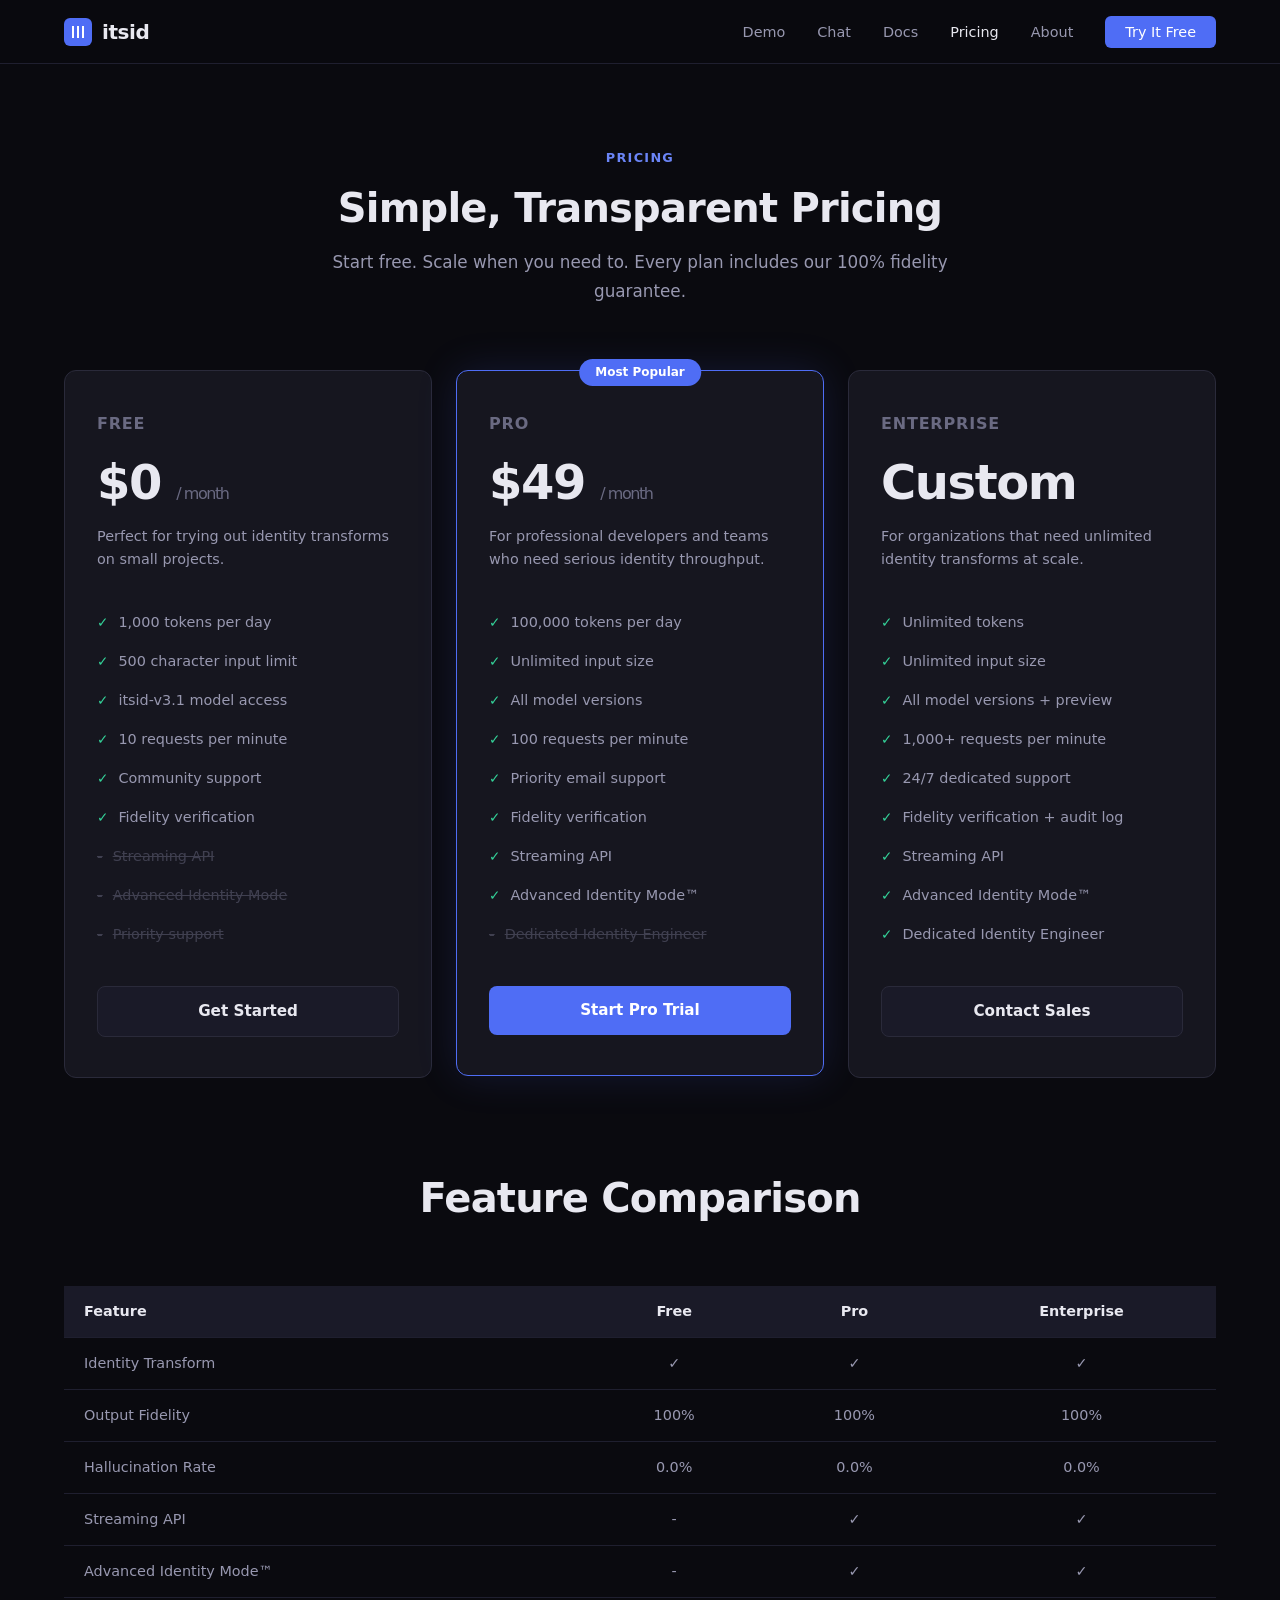
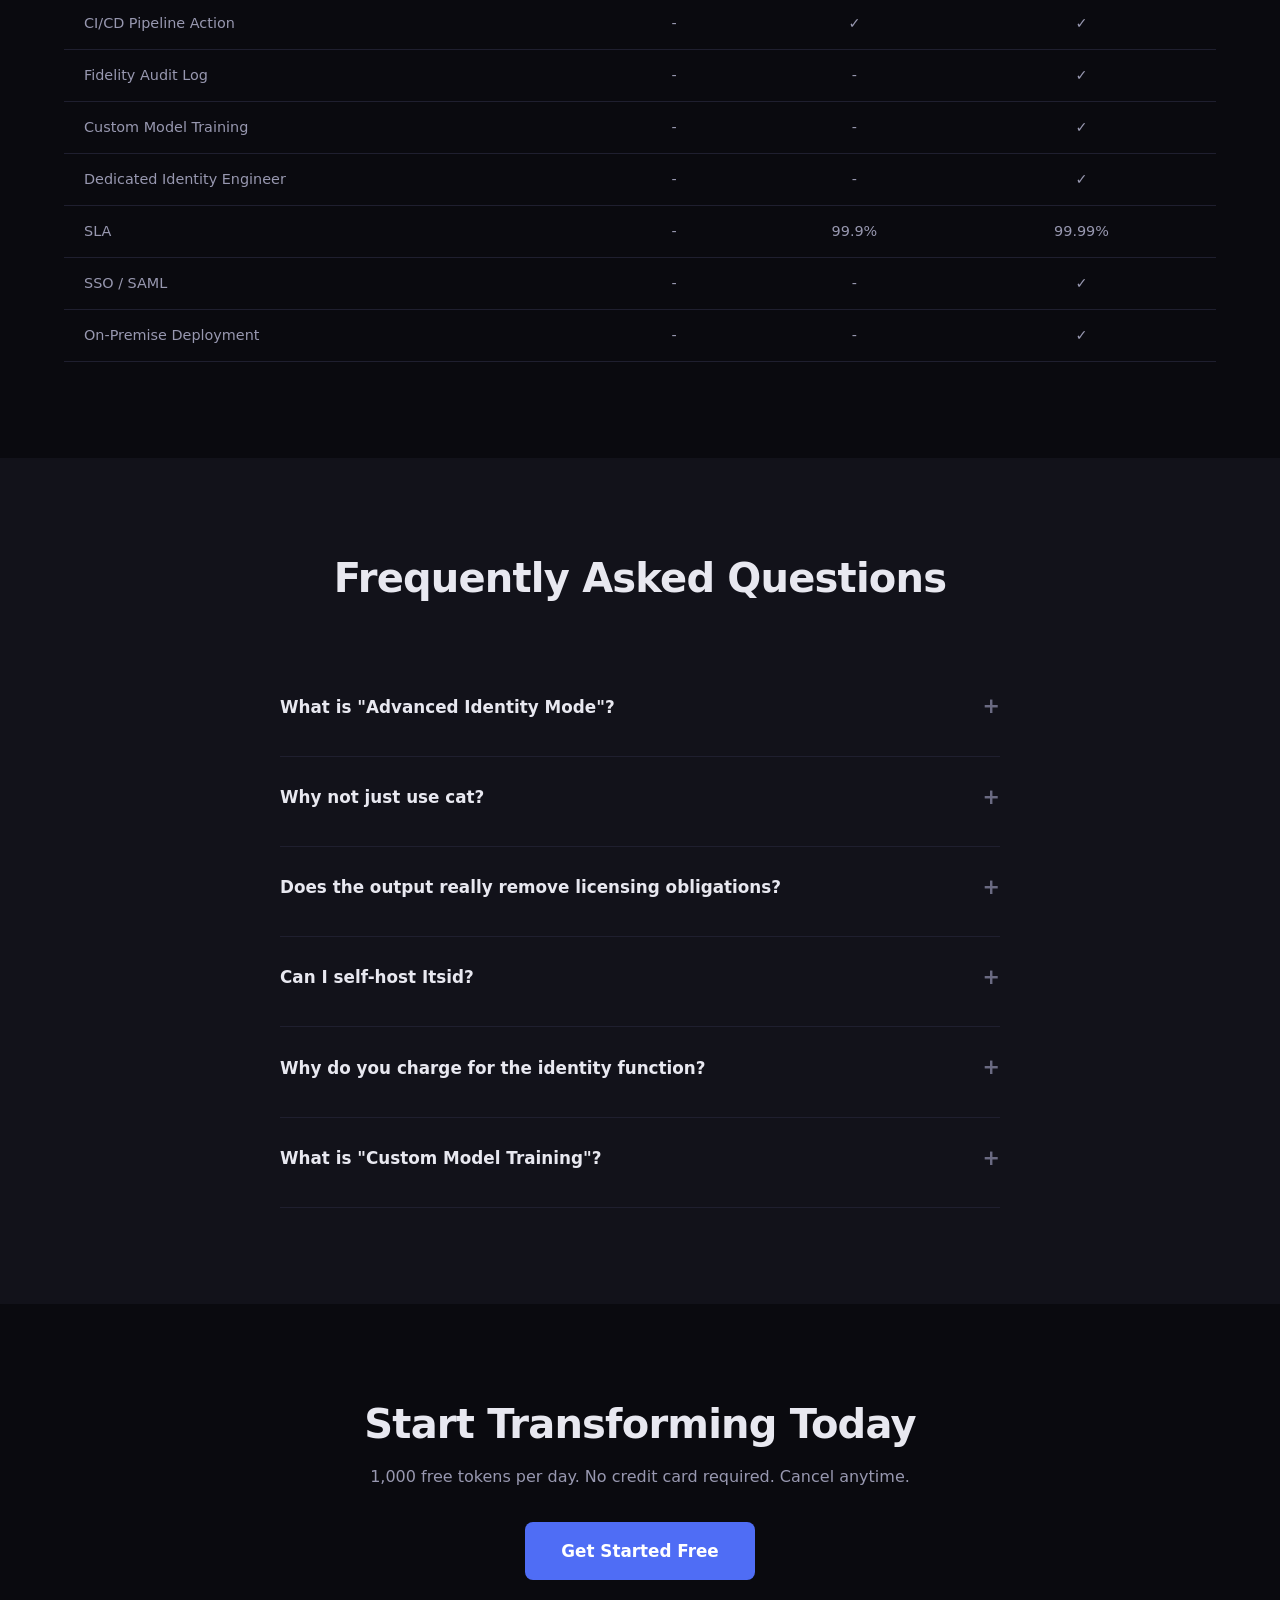
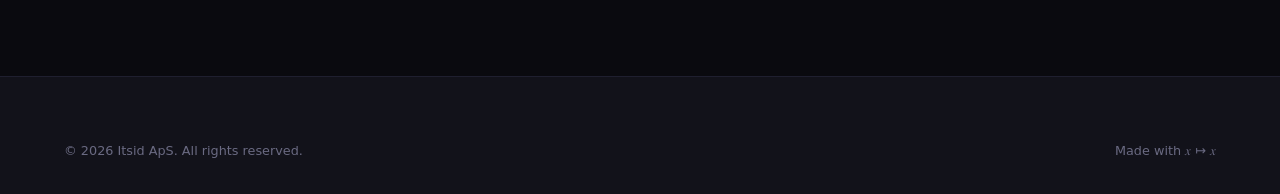
<file: pricing.html>
<!DOCTYPE html>
<html lang="en">
<head>
  <meta charset="UTF-8">
  <meta name="viewport" content="width=device-width, initial-scale=1.0">
  <title>Pricing - Itsid</title>
  <meta name="description" content="Simple, transparent pricing for the Itsid identity-preserving LLM. Free tier available.">
  <link rel="stylesheet" href="css/style.css">
  <link rel="icon" href="data:image/svg+xml,<svg xmlns='http://www.w3.org/2000/svg' viewBox='0 0 100 100'><text y='.9em' font-size='90'>≡</text></svg>">
</head>
<body>

  <!-- Navigation -->
  <nav class="nav">
    <div class="container">
      <a href="index.html" class="nav__logo">
        <svg viewBox="0 0 28 28" fill="none" xmlns="http://www.w3.org/2000/svg">
          <rect width="28" height="28" rx="6" fill="#4f6df5"/>
          <path d="M8 8h2v12H8V8zm10 0h2v12h-2V8zm-5 0h2v12h-2V8z" fill="#fff"/>
        </svg>
        itsid
      </a>
      <ul class="nav__links">
        <li><a href="demo.html">Demo</a></li>
        <li><a href="chat.html">Chat</a></li>
        <li><a href="docs.html">Docs</a></li>
        <li><a href="pricing.html" class="active">Pricing</a></li>
        <li><a href="about.html">About</a></li>
        <li><a href="demo.html" class="nav__cta">Try It Free</a></li>
      </ul>
      <button class="nav__hamburger" aria-label="Menu" aria-expanded="false">
        <svg viewBox="0 0 24 24" fill="none" stroke="currentColor" stroke-width="2"><path d="M3 12h18M3 6h18M3 18h18"/></svg>
      </button>
    </div>
  </nav>

  <div class="nav__mobile-menu">
    <ul>
      <li><a href="demo.html">Demo</a></li>
      <li><a href="chat.html">Chat</a></li>
      <li><a href="docs.html">Documentation</a></li>
      <li><a href="pricing.html">Pricing</a></li>
      <li><a href="about.html">About</a></li>
    </ul>
  </div>

  <!-- Pricing -->
  <section class="pricing-section">
    <div class="container">
      <div class="section-header">
        <div class="section-header__tag">Pricing</div>
        <h1 class="section-header__title">Simple, Transparent Pricing</h1>
        <p class="section-header__desc">
          Start free. Scale when you need to. Every plan includes our 100% fidelity guarantee.
        </p>
      </div>

      <div class="pricing-grid">

        <!-- Free -->
        <div class="card pricing-card">
          <div class="pricing-card__name">Free</div>
          <div class="pricing-card__price">$0 <span>/ month</span></div>
          <p class="pricing-card__desc">Perfect for trying out identity transforms on small projects.</p>
          <ul class="pricing-card__features">
            <li>1,000 tokens per day</li>
            <li>500 character input limit</li>
            <li>itsid-v3.1 model access</li>
            <li>10 requests per minute</li>
            <li>Community support</li>
            <li>Fidelity verification</li>
            <li class="disabled">Streaming API</li>
            <li class="disabled">Advanced Identity Mode</li>
            <li class="disabled">Priority support</li>
          </ul>
          <a href="demo.html" class="btn btn--secondary">Get Started</a>
        </div>

        <!-- Pro -->
        <div class="card pricing-card pricing-card--featured">
          <div class="pricing-card__name">Pro</div>
          <div class="pricing-card__price">$49 <span>/ month</span></div>
          <p class="pricing-card__desc">For professional developers and teams who need serious identity throughput.</p>
          <ul class="pricing-card__features">
            <li>100,000 tokens per day</li>
            <li>Unlimited input size</li>
            <li>All model versions</li>
            <li>100 requests per minute</li>
            <li>Priority email support</li>
            <li>Fidelity verification</li>
            <li>Streaming API</li>
            <li>Advanced Identity Mode&trade;</li>
            <li class="disabled">Dedicated Identity Engineer</li>
          </ul>
          <a href="#" class="btn btn--primary">Start Pro Trial</a>
        </div>

        <!-- Enterprise -->
        <div class="card pricing-card">
          <div class="pricing-card__name">Enterprise</div>
          <div class="pricing-card__price">Custom</div>
          <p class="pricing-card__desc">For organizations that need unlimited identity transforms at scale.</p>
          <ul class="pricing-card__features">
            <li>Unlimited tokens</li>
            <li>Unlimited input size</li>
            <li>All model versions + preview</li>
            <li>1,000+ requests per minute</li>
            <li>24/7 dedicated support</li>
            <li>Fidelity verification + audit log</li>
            <li>Streaming API</li>
            <li>Advanced Identity Mode&trade;</li>
            <li>Dedicated Identity Engineer</li>
          </ul>
          <a href="#" class="btn btn--secondary">Contact Sales</a>
        </div>

      </div>

      <!-- Comparison Table -->
      <div class="comparison-table">
        <div class="section-header" style="margin-top: 96px;">
          <h2 class="section-header__title">Feature Comparison</h2>
        </div>
        <table>
          <thead>
            <tr>
              <th>Feature</th>
              <th>Free</th>
              <th>Pro</th>
              <th>Enterprise</th>
            </tr>
          </thead>
          <tbody>
            <tr>
              <td>Identity Transform</td>
              <td class="check">✓</td>
              <td class="check">✓</td>
              <td class="check">✓</td>
            </tr>
            <tr>
              <td>Output Fidelity</td>
              <td>100%</td>
              <td>100%</td>
              <td>100%</td>
            </tr>
            <tr>
              <td>Hallucination Rate</td>
              <td>0.0%</td>
              <td>0.0%</td>
              <td>0.0%</td>
            </tr>
            <tr>
              <td>Streaming API</td>
              <td class="cross">-</td>
              <td class="check">✓</td>
              <td class="check">✓</td>
            </tr>
            <tr>
              <td>Advanced Identity Mode&trade;</td>
              <td class="cross">-</td>
              <td class="check">✓</td>
              <td class="check">✓</td>
            </tr>
            <tr>
              <td>CI/CD Pipeline Action</td>
              <td class="cross">-</td>
              <td class="check">✓</td>
              <td class="check">✓</td>
            </tr>
            <tr>
              <td>Fidelity Audit Log</td>
              <td class="cross">-</td>
              <td class="cross">-</td>
              <td class="check">✓</td>
            </tr>
            <tr>
              <td>Custom Model Training</td>
              <td class="cross">-</td>
              <td class="cross">-</td>
              <td class="check">✓</td>
            </tr>
            <tr>
              <td>Dedicated Identity Engineer</td>
              <td class="cross">-</td>
              <td class="cross">-</td>
              <td class="check">✓</td>
            </tr>
            <tr>
              <td>SLA</td>
              <td class="cross">-</td>
              <td>99.9%</td>
              <td>99.99%</td>
            </tr>
            <tr>
              <td>SSO / SAML</td>
              <td class="cross">-</td>
              <td class="cross">-</td>
              <td class="check">✓</td>
            </tr>
            <tr>
              <td>On-Premise Deployment</td>
              <td class="cross">-</td>
              <td class="cross">-</td>
              <td class="check">✓</td>
            </tr>
          </tbody>
        </table>
      </div>
    </div>
  </section>

  <!-- FAQ -->
  <section class="faq-section" style="background: var(--bg-secondary);">
    <div class="container">
      <div class="section-header">
        <h2 class="section-header__title">Frequently Asked Questions</h2>
      </div>
      <div style="max-width: 720px; margin: 0 auto;">

        <div class="faq-item">
          <div class="faq-item__q">What is "Advanced Identity Mode"?</div>
          <div class="faq-item__a">
            <p style="margin-top: 8px;">
              Advanced Identity Mode&trade; is our premium processing tier that routes your input through
              an enhanced identity pipeline with additional verification layers. While the output remains
              byte-for-byte identical (as with all Itsid products), Advanced Identity Mode includes real-time
              fidelity monitoring, priority queue placement, and a signed certificate of identity transformation.
            </p>
          </div>
        </div>

        <div class="faq-item">
          <div class="faq-item__q">Why not just use cat?</div>
          <div class="faq-item__a">
            <p style="margin-top: 8px;">
              An excellent question. <code>cat</code> does implement the identity function, is available on every Unix system, costs nothing, and operates at memory-bandwidth speed. However, <code>cat</code> does not provide a signed provenance certificate, a SHA-256 fidelity audit log, a 99.99% SLA, a dedicated Identity Engineer, or proof that the output was generated by a large language model. If your use case does not require any of those things, <code>cat</code> is a perfectly valid choice. We respect <code>cat</code>. We just charge $49/month more.
            </p>
          </div>
        </div>

        <div class="faq-item">
          <div class="faq-item__q">Does the output really remove licensing obligations?</div>
          <div class="faq-item__a">
            <p style="margin-top: 8px;">
              Itsid's output is generated by a large language model and is therefore classified as
              AI-generated content. We believe this positions the output outside the scope of upstream
              licensing terms. However, we recommend consulting your legal counsel for jurisdiction-specific
              advice. Itsid is a tool, not legal advice.
            </p>
          </div>
        </div>

        <div class="faq-item">
          <div class="faq-item__q">Can I self-host Itsid?</div>
          <div class="faq-item__a">
            <p style="margin-top: 8px;">
              Yes. Enterprise customers can deploy Itsid on-premise or in their own cloud environment.
              Our on-premise distribution includes the full 14B parameter model, container orchestration manifests,
              and a dedicated support channel. Contact our sales team for details.
            </p>
          </div>
        </div>

        <div class="faq-item">
          <div class="faq-item__q">Why do you charge for the identity function?</div>
          <div class="faq-item__a">
            <p style="margin-top: 8px;">
              While the identity function may appear simple from a mathematical perspective, achieving
              it through a neural network requires extensive training, sophisticated architecture design,
              and significant GPU infrastructure. Our 14-billion parameter model was trained on the largest
              identity-mapping dataset ever assembled. The pricing reflects the engineering effort and
              compute resources required to deliver 100% fidelity at scale.
            </p>
          </div>
        </div>

        <div class="faq-item">
          <div class="faq-item__q">What is "Custom Model Training"?</div>
          <div class="faq-item__a">
            <p style="margin-top: 8px;">
              Enterprise customers can request custom-trained identity models fine-tuned specifically
              for their codebase and domain. While the output remains identical to the input (as always),
              the internal neural pathways are optimized for your specific input distribution, resulting
              in lower latency and improved throughput for your workload patterns.
            </p>
          </div>
        </div>

      </div>
    </div>
  </section>

  <!-- CTA -->
  <section class="section">
    <div class="container" style="text-align: center;">
      <h2 class="section-header__title" style="margin-bottom: 16px;">Start Transforming Today</h2>
      <p style="color: var(--text-secondary); margin-bottom: 32px;">
        1,000 free tokens per day. No credit card required. Cancel anytime.
      </p>
      <a href="demo.html" class="btn btn--primary btn--lg">Get Started Free</a>
    </div>
  </section>

  <!-- Footer -->
  <footer class="footer">
    <div class="container">
      <div class="footer__bottom" style="border-top: none; padding-top: 0;">
        <span>&copy; 2026 Itsid ApS. All rights reserved.</span>
        <span>Made with 𝑥 ↦ 𝑥</span>
      </div>
    </div>
  </footer>

  <script src="js/main.js"></script>
</body>
</html>
</file>
<file: css/style.css>
/* ===== RESET & BASE ===== */
*, *::before, *::after {
  margin: 0;
  padding: 0;
  box-sizing: border-box;
}

:root {
  --bg-primary: #0a0a0f;
  --bg-secondary: #12121a;
  --bg-tertiary: #1a1a28;
  --bg-card: #16161f;
  --bg-card-hover: #1e1e2a;
  --border-color: #2a2a3a;
  --border-subtle: #1f1f2f;
  --text-primary: #e8e8f0;
  --text-secondary: #9898b0;
  --text-muted: #6a6a82;
  --accent: #4f6df5;
  --accent-light: #6b85f7;
  --accent-glow: rgba(79, 109, 245, 0.15);
  --accent-glow-strong: rgba(79, 109, 245, 0.3);
  --green: #34d399;
  --green-glow: rgba(52, 211, 153, 0.15);
  --orange: #f59e0b;
  --red: #ef4444;
  --font-sans: 'Segoe UI', system-ui, -apple-system, sans-serif;
  --font-mono: 'SF Mono', 'Cascadia Code', 'Fira Code', 'Consolas', monospace;
  --max-width: 1200px;
  --nav-height: 64px;
  --radius: 8px;
  --radius-lg: 12px;
  --transition: 0.2s ease;
}

html {
  font-size: 16px;
  scroll-behavior: smooth;
}

body {
  font-family: var(--font-sans);
  background: var(--bg-primary);
  color: var(--text-primary);
  line-height: 1.6;
  min-height: 100vh;
  -webkit-font-smoothing: antialiased;
}

a {
  color: var(--accent-light);
  text-decoration: none;
  transition: color var(--transition);
}

a:hover {
  color: var(--text-primary);
}

img {
  max-width: 100%;
  display: block;
}

code, pre {
  font-family: var(--font-mono);
}

/* ===== LAYOUT ===== */
.container {
  max-width: var(--max-width);
  margin: 0 auto;
  padding: 0 24px;
}

.section {
  padding: 96px 0;
}

.section--sm {
  padding: 64px 0;
}

/* ===== NAVIGATION ===== */
.nav {
  position: fixed;
  top: 0;
  left: 0;
  right: 0;
  height: var(--nav-height);
  background: rgba(10, 10, 15, 0.85);
  backdrop-filter: blur(12px);
  -webkit-backdrop-filter: blur(12px);
  border-bottom: 1px solid var(--border-subtle);
  z-index: 1000;
  display: flex;
  align-items: center;
}

.nav .container {
  display: flex;
  align-items: center;
  justify-content: space-between;
  width: 100%;
}

.nav__logo {
  display: flex;
  align-items: center;
  gap: 10px;
  font-size: 1.25rem;
  font-weight: 700;
  color: var(--text-primary);
  letter-spacing: -0.02em;
}

.nav__logo svg {
  width: 28px;
  height: 28px;
}

.nav__links {
  display: flex;
  align-items: center;
  gap: 32px;
  list-style: none;
}

.nav__links a {
  color: var(--text-secondary);
  font-size: 0.9rem;
  font-weight: 500;
  transition: color var(--transition);
}

.nav__links a:hover,
.nav__links a.active {
  color: var(--text-primary);
}

.nav__cta {
  background: var(--accent);
  color: #fff !important;
  padding: 8px 20px;
  border-radius: 6px;
  font-size: 0.875rem;
  font-weight: 600;
  transition: background var(--transition), transform var(--transition);
}

.nav__cta:hover {
  background: var(--accent-light);
  color: #fff !important;
  transform: translateY(-1px);
}

.nav__hamburger {
  display: none;
  background: none;
  border: none;
  color: var(--text-primary);
  cursor: pointer;
  padding: 4px;
}

.nav__hamburger svg {
  width: 24px;
  height: 24px;
}

/* ===== HERO ===== */
.hero {
  padding-top: calc(var(--nav-height) + 80px);
  padding-bottom: 96px;
  text-align: center;
  position: relative;
  overflow: hidden;
}

.hero__badge {
  display: inline-flex;
  align-items: center;
  gap: 8px;
  padding: 6px 16px;
  background: var(--accent-glow);
  border: 1px solid rgba(79, 109, 245, 0.25);
  border-radius: 100px;
  font-size: 0.8rem;
  font-weight: 500;
  color: var(--accent-light);
  margin-bottom: 24px;
}

.hero__title {
  font-size: clamp(2.5rem, 6vw, 4.5rem);
  font-weight: 800;
  line-height: 1.1;
  letter-spacing: -0.03em;
  margin-bottom: 24px;
  background: linear-gradient(135deg, var(--text-primary) 0%, var(--text-secondary) 100%);
  -webkit-background-clip: text;
  -webkit-text-fill-color: transparent;
  background-clip: text;
}

.hero__subtitle {
  font-size: clamp(1.1rem, 2vw, 1.35rem);
  color: var(--text-secondary);
  max-width: 640px;
  margin: 0 auto 40px;
  line-height: 1.7;
}

.hero__actions {
  display: flex;
  gap: 16px;
  justify-content: center;
  flex-wrap: wrap;
}

/* Gradient background glow */
.hero::before {
  content: '';
  position: absolute;
  top: -200px;
  left: 50%;
  transform: translateX(-50%);
  width: 800px;
  height: 600px;
  background: radial-gradient(ellipse, var(--accent-glow-strong) 0%, transparent 70%);
  pointer-events: none;
  z-index: -1;
}

/* ===== BUTTONS ===== */
.btn {
  display: inline-flex;
  align-items: center;
  gap: 8px;
  padding: 12px 28px;
  border-radius: var(--radius);
  font-size: 0.95rem;
  font-weight: 600;
  cursor: pointer;
  transition: all var(--transition);
  border: none;
  font-family: var(--font-sans);
  text-align: center;
}

.btn--primary {
  background: var(--accent);
  color: #fff;
}

.btn--primary:hover {
  background: var(--accent-light);
  color: #fff;
  transform: translateY(-1px);
  box-shadow: 0 4px 20px rgba(79, 109, 245, 0.3);
}

.btn--secondary {
  background: var(--bg-tertiary);
  color: var(--text-primary);
  border: 1px solid var(--border-color);
}

.btn--secondary:hover {
  background: var(--bg-card-hover);
  border-color: var(--text-muted);
  transform: translateY(-1px);
}

.btn--ghost {
  background: transparent;
  color: var(--text-secondary);
  padding: 12px 16px;
}

.btn--ghost:hover {
  color: var(--text-primary);
}

.btn--sm {
  padding: 8px 18px;
  font-size: 0.85rem;
}

.btn--lg {
  padding: 16px 36px;
  font-size: 1.05rem;
}

/* ===== CARDS ===== */
.card {
  background: var(--bg-card);
  border: 1px solid var(--border-color);
  border-radius: var(--radius-lg);
  padding: 32px;
  transition: all var(--transition);
}

.card:hover {
  background: var(--bg-card-hover);
  border-color: var(--text-muted);
  transform: translateY(-2px);
}

/* ===== GRID LAYOUTS ===== */
.grid {
  display: grid;
  gap: 24px;
}

.grid--2 { grid-template-columns: repeat(2, 1fr); }
.grid--3 { grid-template-columns: repeat(3, 1fr); }
.grid--4 { grid-template-columns: repeat(4, 1fr); }

/* ===== SECTION HEADERS ===== */
.section-header {
  text-align: center;
  max-width: 640px;
  margin: 0 auto 64px;
}

.section-header__tag {
  display: inline-block;
  font-size: 0.8rem;
  font-weight: 600;
  text-transform: uppercase;
  letter-spacing: 0.1em;
  color: var(--accent-light);
  margin-bottom: 16px;
}

.section-header__title {
  font-size: clamp(1.8rem, 3.5vw, 2.5rem);
  font-weight: 700;
  letter-spacing: -0.02em;
  margin-bottom: 16px;
  line-height: 1.2;
}

.section-header__desc {
  font-size: 1.05rem;
  color: var(--text-secondary);
  line-height: 1.7;
}

/* ===== FEATURES GRID ===== */
.feature-card {
  padding: 32px;
}

.feature-card__icon {
  width: 48px;
  height: 48px;
  display: flex;
  align-items: center;
  justify-content: center;
  background: var(--accent-glow);
  border-radius: 10px;
  margin-bottom: 20px;
  color: var(--accent-light);
  font-size: 1.2rem;
}

.feature-card__title {
  font-size: 1.1rem;
  font-weight: 600;
  margin-bottom: 8px;
}

.feature-card__desc {
  font-size: 0.92rem;
  color: var(--text-secondary);
  line-height: 1.6;
}

/* ===== STATS ===== */
.stats {
  display: flex;
  justify-content: center;
  gap: 64px;
  flex-wrap: wrap;
  padding: 48px 0;
}

.stat {
  text-align: center;
}

.stat__number {
  font-size: 2.5rem;
  font-weight: 800;
  letter-spacing: -0.02em;
  background: linear-gradient(135deg, var(--accent-light), var(--green));
  -webkit-background-clip: text;
  -webkit-text-fill-color: transparent;
  background-clip: text;
}

.stat__label {
  font-size: 0.85rem;
  color: var(--text-muted);
  margin-top: 4px;
}

/* ===== TESTIMONIALS ===== */
.testimonial {
  padding: 32px;
  position: relative;
}

.testimonial__quote {
  font-size: 1rem;
  line-height: 1.7;
  color: var(--text-secondary);
  margin-bottom: 24px;
  font-style: italic;
}

.testimonial__quote::before {
  content: '"';
  font-size: 3rem;
  color: var(--accent);
  opacity: 0.3;
  position: absolute;
  top: 16px;
  left: 24px;
  line-height: 1;
}

.testimonial__author {
  display: flex;
  align-items: center;
  gap: 12px;
}

.testimonial__avatar {
  width: 40px;
  height: 40px;
  border-radius: 50%;
  object-fit: cover;
  display: block;
  flex-shrink: 0;
}

.testimonial__name {
  font-size: 0.9rem;
  font-weight: 600;
}

.testimonial__role {
  font-size: 0.8rem;
  color: var(--text-muted);
}

/* ===== CODE BLOCKS ===== */
.code-block {
  background: var(--bg-secondary);
  border: 1px solid var(--border-color);
  border-radius: var(--radius);
  overflow: hidden;
}

.code-block__header {
  display: flex;
  align-items: center;
  justify-content: space-between;
  padding: 10px 16px;
  background: var(--bg-tertiary);
  border-bottom: 1px solid var(--border-color);
  font-size: 0.8rem;
  color: var(--text-muted);
}

.code-block__dots {
  display: flex;
  gap: 6px;
}

.code-block__dots span {
  width: 10px;
  height: 10px;
  border-radius: 50%;
  background: var(--border-color);
}

.code-block__body {
  padding: 16px;
  overflow-x: auto;
}

.code-block__body pre {
  font-size: 0.85rem;
  line-height: 1.7;
  color: var(--text-secondary);
  white-space: pre;
  margin: 0;
}

.code-block__body .keyword { color: #c084fc; }
.code-block__body .string { color: #34d399; }
.code-block__body .comment { color: var(--text-muted); font-style: italic; }
.code-block__body .func { color: #60a5fa; }
.code-block__body .number { color: #f59e0b; }
.code-block__body .operator { color: #f472b6; }

/* ===== DEMO PAGE ===== */
.demo-container {
  padding-top: calc(var(--nav-height) + 48px);
  padding-bottom: 48px;
  min-height: 100vh;
}

.demo-header {
  text-align: center;
  margin-bottom: 40px;
}

.demo-header h1 {
  font-size: 2rem;
  font-weight: 700;
  margin-bottom: 8px;
}

.demo-header p {
  color: var(--text-secondary);
}

.demo-panes {
  display: grid;
  grid-template-columns: 1fr 1fr;
  gap: 24px;
  margin-bottom: 24px;
}

.demo-pane {
  display: flex;
  flex-direction: column;
}

.demo-pane__label {
  font-size: 0.8rem;
  font-weight: 600;
  text-transform: uppercase;
  letter-spacing: 0.08em;
  color: var(--text-muted);
  margin-bottom: 8px;
  display: flex;
  align-items: center;
  justify-content: space-between;
}

.demo-pane__counter {
  font-weight: 400;
  font-size: 0.75rem;
}

.demo-pane__counter.over-limit {
  color: var(--red);
}

.demo-textarea {
  width: 100%;
  min-height: 320px;
  background: var(--bg-secondary);
  border: 1px solid var(--border-color);
  border-radius: var(--radius);
  padding: 16px;
  font-family: var(--font-mono);
  font-size: 0.875rem;
  color: var(--text-primary);
  line-height: 1.6;
  resize: vertical;
  transition: border-color var(--transition);
}

.demo-textarea:focus {
  outline: none;
  border-color: var(--accent);
  box-shadow: 0 0 0 3px var(--accent-glow);
}

.demo-textarea[readonly] {
  color: var(--green);
  cursor: default;
}

.demo-controls {
  display: flex;
  align-items: center;
  justify-content: center;
  gap: 16px;
}

.demo-progress {
  display: none;
  align-items: center;
  gap: 12px;
  color: var(--text-secondary);
  font-size: 0.85rem;
}

.demo-progress.visible {
  display: flex;
}

.demo-spinner {
  width: 16px;
  height: 16px;
  border: 2px solid var(--border-color);
  border-top-color: var(--accent);
  border-radius: 50%;
  animation: spin 0.6s linear infinite;
}

@keyframes spin {
  to { transform: rotate(360deg); }
}

.demo-upsell {
  text-align: center;
  padding: 16px;
  background: var(--accent-glow);
  border: 1px solid rgba(79, 109, 245, 0.2);
  border-radius: var(--radius);
  font-size: 0.85rem;
  color: var(--text-secondary);
  margin-top: 16px;
}

.demo-upsell a {
  font-weight: 600;
}

/* ===== DOCS PAGE ===== */
.docs-layout {
  padding-top: calc(var(--nav-height) + 32px);
  display: grid;
  grid-template-columns: 220px 1fr;
  gap: 48px;
  min-height: 100vh;
}

.docs-sidebar {
  position: sticky;
  top: calc(var(--nav-height) + 32px);
  align-self: start;
  max-height: calc(100vh - var(--nav-height) - 64px);
  overflow-y: auto;
}

.docs-sidebar__nav {
  list-style: none;
}

.docs-sidebar__nav li {
  margin-bottom: 4px;
}

.docs-sidebar__nav a {
  display: block;
  padding: 8px 12px;
  border-radius: 6px;
  font-size: 0.85rem;
  color: var(--text-secondary);
  transition: all var(--transition);
}

.docs-sidebar__nav a:hover,
.docs-sidebar__nav a.active {
  color: var(--text-primary);
  background: var(--bg-tertiary);
}

.docs-sidebar__nav a.active {
  color: var(--accent-light);
}

.docs-content {
  padding-bottom: 96px;
  max-width: 800px;
}

.docs-content h1 {
  font-size: 2rem;
  font-weight: 700;
  margin-bottom: 16px;
  letter-spacing: -0.02em;
}

.docs-content h2 {
  font-size: 1.5rem;
  font-weight: 700;
  margin-top: 56px;
  margin-bottom: 16px;
  padding-top: 24px;
  border-top: 1px solid var(--border-subtle);
  letter-spacing: -0.01em;
}

.docs-content h3 {
  font-size: 1.15rem;
  font-weight: 600;
  margin-top: 32px;
  margin-bottom: 12px;
}

.docs-content p {
  color: var(--text-secondary);
  margin-bottom: 16px;
  line-height: 1.7;
}

.docs-content ul, .docs-content ol {
  color: var(--text-secondary);
  margin-bottom: 16px;
  padding-left: 24px;
  line-height: 1.7;
}

.docs-content li {
  margin-bottom: 8px;
}

.docs-content code {
  background: var(--bg-tertiary);
  padding: 2px 8px;
  border-radius: 4px;
  font-size: 0.85em;
  color: var(--accent-light);
}

.docs-content .code-block {
  margin-bottom: 24px;
}

.docs-content table {
  width: 100%;
  border-collapse: collapse;
  margin-bottom: 24px;
  font-size: 0.9rem;
}

.docs-content th,
.docs-content td {
  text-align: left;
  padding: 10px 16px;
  border-bottom: 1px solid var(--border-subtle);
}

.docs-content th {
  font-weight: 600;
  color: var(--text-primary);
  background: var(--bg-tertiary);
}

.docs-content td {
  color: var(--text-secondary);
}

.docs-content td code {
  font-size: 0.82em;
}

.endpoint-badge {
  display: inline-flex;
  align-items: center;
  gap: 8px;
  padding: 4px 12px;
  border-radius: 4px;
  font-family: var(--font-mono);
  font-size: 0.85rem;
  font-weight: 600;
}

.endpoint-badge--post {
  background: var(--green-glow);
  color: var(--green);
}

.endpoint-badge--get {
  background: var(--accent-glow);
  color: var(--accent-light);
}

/* ===== PRICING PAGE ===== */
.pricing-section {
  padding-top: calc(var(--nav-height) + 80px);
  padding-bottom: 96px;
}

.pricing-grid {
  display: grid;
  grid-template-columns: repeat(3, 1fr);
  gap: 24px;
  align-items: start;
}

.pricing-card {
  padding: 40px 32px;
  position: relative;
}

.pricing-card--featured {
  border-color: var(--accent);
  box-shadow: 0 0 40px var(--accent-glow);
}

.pricing-card--featured::before {
  content: 'Most Popular';
  position: absolute;
  top: -12px;
  left: 50%;
  transform: translateX(-50%);
  background: var(--accent);
  color: #fff;
  font-size: 0.75rem;
  font-weight: 600;
  padding: 4px 16px;
  border-radius: 100px;
}

.pricing-card__name {
  font-size: 1rem;
  font-weight: 600;
  color: var(--text-muted);
  text-transform: uppercase;
  letter-spacing: 0.05em;
  margin-bottom: 8px;
}

.pricing-card__price {
  font-size: 3rem;
  font-weight: 800;
  letter-spacing: -0.03em;
  margin-bottom: 4px;
}

.pricing-card__price span {
  font-size: 1rem;
  font-weight: 400;
  color: var(--text-muted);
}

.pricing-card__desc {
  font-size: 0.9rem;
  color: var(--text-secondary);
  margin-bottom: 32px;
}

.pricing-card__features {
  list-style: none;
  margin-bottom: 32px;
}

.pricing-card__features li {
  padding: 8px 0;
  font-size: 0.9rem;
  color: var(--text-secondary);
  display: flex;
  align-items: center;
  gap: 10px;
}

.pricing-card__features li::before {
  content: '✓';
  color: var(--green);
  font-weight: 700;
  font-size: 0.85rem;
}

.pricing-card__features li.disabled {
  color: var(--text-muted);
  text-decoration: line-through;
  opacity: 0.5;
}

.pricing-card__features li.disabled::before {
  content: '-';
  color: var(--text-muted);
}

.pricing-card .btn {
  width: 100%;
  justify-content: center;
}

/* Comparison table */
.comparison-table {
  margin-top: 96px;
}

.comparison-table table {
  width: 100%;
  border-collapse: collapse;
}

.comparison-table th,
.comparison-table td {
  padding: 14px 20px;
  text-align: left;
  border-bottom: 1px solid var(--border-subtle);
  font-size: 0.9rem;
}

.comparison-table th {
  font-weight: 600;
  color: var(--text-primary);
}

.comparison-table td {
  color: var(--text-secondary);
}

.comparison-table td:not(:first-child),
.comparison-table th:not(:first-child) {
  text-align: center;
}

.comparison-table thead th {
  background: var(--bg-tertiary);
}

.check { color: var(--green); }
.cross { color: var(--text-muted); }

/* FAQ */
.faq-section {
  padding: 96px 0;
}

.faq-item {
  border-bottom: 1px solid var(--border-subtle);
  padding: 24px 0;
}

.faq-item__q {
  font-size: 1.05rem;
  font-weight: 600;
  margin-bottom: 8px;
  cursor: pointer;
  display: flex;
  align-items: center;
  justify-content: space-between;
}

.faq-item__q::after {
  content: '+';
  font-size: 1.3rem;
  color: var(--text-muted);
  transition: transform var(--transition);
}

.faq-item.open .faq-item__q::after {
  content: '−';
}

.faq-item__a {
  color: var(--text-secondary);
  font-size: 0.95rem;
  line-height: 1.7;
  max-height: 0;
  overflow: hidden;
  transition: max-height 0.3s ease;
}

.faq-item.open .faq-item__a {
  max-height: 500px;
}

/* ===== ABOUT PAGE ===== */
.about-hero {
  padding-top: calc(var(--nav-height) + 80px);
  padding-bottom: 64px;
  text-align: center;
}

.about-hero h1 {
  font-size: clamp(2rem, 4vw, 3rem);
  font-weight: 800;
  letter-spacing: -0.03em;
  margin-bottom: 16px;
}

.about-hero p {
  font-size: 1.1rem;
  color: var(--text-secondary);
  max-width: 600px;
  margin: 0 auto;
  line-height: 1.7;
}

.founders-grid {
  display: grid;
  grid-template-columns: repeat(3, 1fr);
  gap: 32px;
}

.founder-card {
  text-align: center;
  padding: 40px 24px;
}

.founder-card__avatar {
  width: 80px;
  height: 80px;
  border-radius: 50%;
  border: 2px solid var(--border-color);
  display: block;
  margin: 0 auto 16px;
  object-fit: cover;
}

.founder-card__name {
  font-size: 1.15rem;
  font-weight: 600;
  margin-bottom: 4px;
}

.founder-card__title {
  font-size: 0.85rem;
  color: var(--accent-light);
  margin-bottom: 16px;
}

.founder-card__quote {
  font-size: 0.9rem;
  color: var(--text-secondary);
  line-height: 1.6;
  font-style: italic;
}

.timeline {
  position: relative;
  max-width: 600px;
  margin: 0 auto;
  padding-left: 32px;
}

.timeline::before {
  content: '';
  position: absolute;
  left: 0;
  top: 0;
  bottom: 0;
  width: 2px;
  background: var(--border-color);
}

.timeline-item {
  position: relative;
  margin-bottom: 40px;
}

.timeline-item::before {
  content: '';
  position: absolute;
  left: -37px;
  top: 4px;
  width: 12px;
  height: 12px;
  border-radius: 50%;
  background: var(--accent);
  border: 2px solid var(--bg-primary);
}

.timeline-item__year {
  font-size: 0.8rem;
  font-weight: 600;
  color: var(--accent-light);
  text-transform: uppercase;
  letter-spacing: 0.05em;
  margin-bottom: 4px;
}

.timeline-item__title {
  font-size: 1.05rem;
  font-weight: 600;
  margin-bottom: 4px;
}

.timeline-item__desc {
  font-size: 0.9rem;
  color: var(--text-secondary);
  line-height: 1.6;
}

/* ===== FOOTER ===== */
.footer {
  border-top: 1px solid var(--border-subtle);
  padding: 64px 0 32px;
  background: var(--bg-secondary);
}

.footer__grid {
  display: grid;
  grid-template-columns: 2fr repeat(3, 1fr);
  gap: 48px;
  margin-bottom: 48px;
}

.footer__brand p {
  color: var(--text-muted);
  font-size: 0.85rem;
  margin-top: 12px;
  line-height: 1.6;
  max-width: 280px;
}

.footer__col h4 {
  font-size: 0.8rem;
  font-weight: 600;
  text-transform: uppercase;
  letter-spacing: 0.1em;
  color: var(--text-primary);
  margin-bottom: 16px;
}

.footer__col ul {
  list-style: none;
}

.footer__col ul li {
  margin-bottom: 8px;
}

.footer__col ul a {
  color: var(--text-muted);
  font-size: 0.85rem;
  transition: color var(--transition);
}

.footer__col ul a:hover {
  color: var(--text-primary);
}

.footer__bottom {
  border-top: 1px solid var(--border-subtle);
  padding-top: 24px;
  display: flex;
  align-items: center;
  justify-content: space-between;
  font-size: 0.8rem;
  color: var(--text-muted);
}

/* ===== MOBILE NAV ===== */
.nav__mobile-menu {
  display: none;
  position: fixed;
  top: var(--nav-height);
  left: 0;
  right: 0;
  background: var(--bg-secondary);
  border-bottom: 1px solid var(--border-color);
  padding: 16px 24px;
  z-index: 999;
}

.nav__mobile-menu.open {
  display: block;
}

.nav__mobile-menu ul {
  list-style: none;
}

.nav__mobile-menu li {
  margin-bottom: 8px;
}

.nav__mobile-menu a {
  display: block;
  padding: 12px 0;
  font-size: 1rem;
  color: var(--text-secondary);
  border-bottom: 1px solid var(--border-subtle);
}

.nav__mobile-menu a:hover {
  color: var(--text-primary);
}

/* ===== LANGUAGE TABS ===== */
.lang-tab {
  background: var(--bg-tertiary);
  border: 1px solid var(--border-color);
  border-bottom: none;
  color: var(--text-muted);
  padding: 7px 16px;
  font-size: 0.8rem;
  font-weight: 600;
  font-family: var(--font-mono);
  border-radius: 6px 6px 0 0;
  cursor: pointer;
  transition: all var(--transition);
}

.lang-tab:hover {
  color: var(--text-primary);
  background: var(--bg-card);
}

.lang-tab.active {
  background: var(--bg-secondary);
  color: var(--text-primary);
  border-color: var(--border-color);
}

/* ===== APRIL FOOLS MODAL ===== */
.af-overlay {
  position: fixed;
  inset: 0;
  background: rgba(0, 0, 0, 0.75);
  backdrop-filter: blur(4px);
  -webkit-backdrop-filter: blur(4px);
  z-index: 9999;
  display: flex;
  align-items: center;
  justify-content: center;
  opacity: 0;
  transition: opacity 0.2s ease;
  pointer-events: none;
}

.af-overlay.visible {
  opacity: 1;
  pointer-events: all;
}

.af-modal {
  background: var(--bg-card);
  border: 1px solid var(--border-color);
  border-radius: var(--radius-lg);
  padding: 48px;
  max-width: 520px;
  width: calc(100% - 48px);
  text-align: center;
  transform: translateY(12px);
  transition: transform 0.25s ease;
}

.af-overlay.visible .af-modal {
  transform: translateY(0);
}

.af-modal__loading {
  display: flex;
  flex-direction: column;
  align-items: center;
  gap: 16px;
  color: var(--text-secondary);
  font-size: 0.95rem;
}

.af-modal__reveal {
  display: none;
}

.af-modal__reveal.visible {
  display: block;
}

.af-modal__emoji {
  font-size: 3rem;
  margin-bottom: 8px;
  display: block;
}

.af-modal__title {
  font-size: 2rem;
  font-weight: 800;
  letter-spacing: -0.03em;
  margin-bottom: 16px;
}

.af-modal__body {
  color: var(--text-secondary);
  font-size: 0.92rem;
  line-height: 1.7;
  margin-bottom: 24px;
}

.af-modal__body strong {
  color: var(--text-primary);
}

.af-modal__body code {
  background: var(--bg-tertiary);
  padding: 2px 7px;
  border-radius: 4px;
  font-size: 0.85em;
  color: var(--accent-light);
  font-family: var(--font-mono);
}

.af-modal__close {
  background: var(--bg-tertiary);
  border: 1px solid var(--border-color);
  color: var(--text-secondary);
  padding: 10px 28px;
  border-radius: var(--radius);
  font-size: 0.9rem;
  font-weight: 600;
  cursor: pointer;
  font-family: var(--font-sans);
  transition: all var(--transition);
}

.af-modal__close:hover {
  background: var(--bg-card-hover);
  color: var(--text-primary);
}

/* ===== CHAT PAGE ===== */
.chat-layout {
  display: grid;
  grid-template-columns: 260px 1fr;
  height: calc(100vh - var(--nav-height));
  margin-top: var(--nav-height);
  overflow: hidden;
}

.chat-sidebar {
  background: var(--bg-secondary);
  border-right: 1px solid var(--border-subtle);
  display: flex;
  flex-direction: column;
  overflow: hidden;
}

.chat-sidebar__top {
  padding: 16px;
  border-bottom: 1px solid var(--border-subtle);
  flex-shrink: 0;
}

.chat-sidebar__top .btn {
  width: 100%;
  justify-content: center;
}

.chat-sidebar__section-label {
  font-size: 0.72rem;
  font-weight: 600;
  text-transform: uppercase;
  letter-spacing: 0.1em;
  color: var(--text-muted);
  padding: 14px 12px 6px;
  flex-shrink: 0;
}

.chat-sidebar__history {
  flex: 1;
  overflow-y: auto;
  padding: 4px 8px 8px;
}

.chat-history-item {
  padding: 9px 10px;
  border-radius: 6px;
  cursor: pointer;
  display: flex;
  align-items: center;
  gap: 6px;
  transition: background var(--transition);
}

.chat-history-item:hover {
  background: var(--bg-tertiary);
}

.chat-history-item.active {
  background: var(--bg-tertiary);
  border-left: 2px solid var(--accent);
  padding-left: 8px;
}

.chat-history-item__title {
  flex: 1;
  font-size: 0.83rem;
  color: var(--text-secondary);
  white-space: nowrap;
  overflow: hidden;
  text-overflow: ellipsis;
}

.chat-history-item.active .chat-history-item__title {
  color: var(--text-primary);
}

.chat-history-item__delete {
  opacity: 0;
  background: none;
  border: none;
  color: var(--text-muted);
  cursor: pointer;
  font-size: 1.1rem;
  line-height: 1;
  padding: 1px 5px;
  border-radius: 4px;
  font-family: var(--font-sans);
  flex-shrink: 0;
  transition: all var(--transition);
}

.chat-history-item:hover .chat-history-item__delete {
  opacity: 1;
}

.chat-history-item__delete:hover {
  background: rgba(239, 68, 68, 0.15);
  color: var(--red);
}

.chat-sidebar__footer {
  padding: 12px 16px;
  border-top: 1px solid var(--border-subtle);
  font-size: 0.78rem;
  color: var(--text-muted);
  display: flex;
  align-items: center;
  gap: 6px;
  flex-shrink: 0;
}

.chat-sidebar__footer .status-dot {
  width: 6px;
  height: 6px;
  border-radius: 50%;
  background: var(--green);
  flex-shrink: 0;
}

.chat-main {
  display: flex;
  flex-direction: column;
  overflow: hidden;
  background: var(--bg-primary);
}

.chat-messages {
  flex: 1;
  overflow-y: auto;
  padding: 32px 48px;
  display: flex;
  flex-direction: column;
  gap: 20px;
}

.chat-empty {
  margin: auto;
  text-align: center;
  max-width: 420px;
}

.chat-empty__icon {
  font-family: var(--font-mono);
  font-size: 3rem;
  font-weight: 700;
  color: var(--accent);
  opacity: 0.25;
  margin-bottom: 16px;
}

.chat-empty__title {
  font-size: 1.2rem;
  font-weight: 600;
  margin-bottom: 8px;
}

.chat-empty__desc {
  font-size: 0.88rem;
  color: var(--text-muted);
  line-height: 1.6;
}

.chat-message {
  display: flex;
  gap: 10px;
  max-width: 74%;
}

.chat-message--user {
  align-self: flex-end;
  flex-direction: row-reverse;
}

.chat-message--assistant {
  align-self: flex-start;
}

.chat-message__avatar {
  width: 30px;
  height: 30px;
  border-radius: 50%;
  flex-shrink: 0;
  display: flex;
  align-items: center;
  justify-content: center;
  font-size: 0.65rem;
  font-weight: 700;
  margin-top: 2px;
}

.chat-message--user .chat-message__avatar {
  background: var(--accent-glow);
  color: var(--accent-light);
  border: 1px solid rgba(79, 109, 245, 0.25);
}

.chat-message--assistant .chat-message__avatar {
  background: var(--bg-tertiary);
  border: 1px solid var(--border-color);
  color: var(--accent-light);
  font-family: var(--font-mono);
}

.chat-message__body {
  display: flex;
  flex-direction: column;
  gap: 4px;
}

.chat-message--user .chat-message__body {
  align-items: flex-end;
}

.chat-message__bubble {
  padding: 10px 14px;
  border-radius: 12px;
  font-size: 0.88rem;
  line-height: 1.6;
  white-space: pre-wrap;
  word-break: break-word;
}

.chat-message--user .chat-message__bubble {
  background: var(--accent);
  color: #fff;
  border-bottom-right-radius: 3px;
}

.chat-message--assistant .chat-message__bubble {
  background: var(--bg-card);
  border: 1px solid var(--border-color);
  color: var(--text-primary);
  font-family: var(--font-mono);
  font-size: 0.85rem;
  border-bottom-left-radius: 3px;
  min-width: 56px;
  min-height: 38px;
}

.chat-message__meta {
  font-size: 0.7rem;
  color: var(--text-muted);
}

.chat-typing {
  display: flex;
  gap: 4px;
  align-items: center;
  padding: 3px 0;
}

.chat-typing span {
  width: 6px;
  height: 6px;
  border-radius: 50%;
  background: var(--text-muted);
  animation: chat-bounce 1.2s infinite;
}

.chat-typing span:nth-child(2) { animation-delay: 0.2s; }
.chat-typing span:nth-child(3) { animation-delay: 0.4s; }

@keyframes chat-bounce {
  0%, 60%, 100% { transform: translateY(0); opacity: 0.3; }
  30% { transform: translateY(-5px); opacity: 1; }
}

.chat-input-area {
  padding: 12px 48px 20px;
  background: var(--bg-primary);
  flex-shrink: 0;
}

.chat-input-row {
  display: flex;
  gap: 10px;
  align-items: flex-end;
  background: var(--bg-secondary);
  border: 1px solid var(--border-color);
  border-radius: var(--radius-lg);
  padding: 10px 10px 10px 16px;
  transition: border-color var(--transition), box-shadow var(--transition);
}

.chat-input-row:focus-within {
  border-color: var(--accent);
  box-shadow: 0 0 0 3px var(--accent-glow);
}

#chat-input {
  flex: 1;
  background: none;
  border: none;
  outline: none;
  font-family: var(--font-sans);
  font-size: 0.9rem;
  color: var(--text-primary);
  resize: none;
  min-height: 24px;
  max-height: 180px;
  line-height: 1.5;
  padding: 2px 0;
  overflow-y: auto;
}

#chat-input::placeholder {
  color: var(--text-muted);
}

#chat-send {
  background: var(--accent);
  border: none;
  color: #fff;
  width: 36px;
  height: 36px;
  border-radius: 8px;
  cursor: pointer;
  display: flex;
  align-items: center;
  justify-content: center;
  flex-shrink: 0;
  transition: background var(--transition), transform var(--transition);
}

#chat-send:hover:not(:disabled) {
  background: var(--accent-light);
  transform: translateY(-1px);
}

#chat-send:disabled {
  opacity: 0.35;
  cursor: not-allowed;
  transform: none;
}

.chat-input-hint {
  font-size: 0.72rem;
  color: var(--text-muted);
  text-align: center;
  margin-top: 8px;
}

@media (max-width: 768px) {
  .chat-layout { grid-template-columns: 1fr; }
  .chat-sidebar { display: none; }
  .chat-messages { padding: 20px 16px; }
  .chat-input-area { padding: 10px 16px 16px; }
  .chat-message { max-width: 90%; }
}

/* ===== RESPONSIVE ===== */
@media (max-width: 968px) {
  .grid--3 { grid-template-columns: repeat(2, 1fr); }
  .grid--4 { grid-template-columns: repeat(2, 1fr); }
  .pricing-grid { grid-template-columns: 1fr; max-width: 440px; margin: 0 auto; }
  .founders-grid { grid-template-columns: 1fr; max-width: 400px; margin: 0 auto; }
  .footer__grid { grid-template-columns: repeat(2, 1fr); }
  .docs-layout { grid-template-columns: 1fr; }
  .docs-sidebar { display: none; }
  .demo-panes { grid-template-columns: 1fr; }
}

@media (max-width: 640px) {
  .nav__links { display: none; }
  .nav__hamburger { display: block; }
  .grid--2, .grid--3, .grid--4 { grid-template-columns: 1fr; }
  .section { padding: 64px 0; }
  .hero { padding-top: calc(var(--nav-height) + 48px); padding-bottom: 64px; }
  .stats { gap: 32px; }
  .footer__grid { grid-template-columns: 1fr; gap: 32px; }
  .footer__bottom { flex-direction: column; gap: 8px; text-align: center; }
  .comparison-table { overflow-x: auto; }
}
</file>
